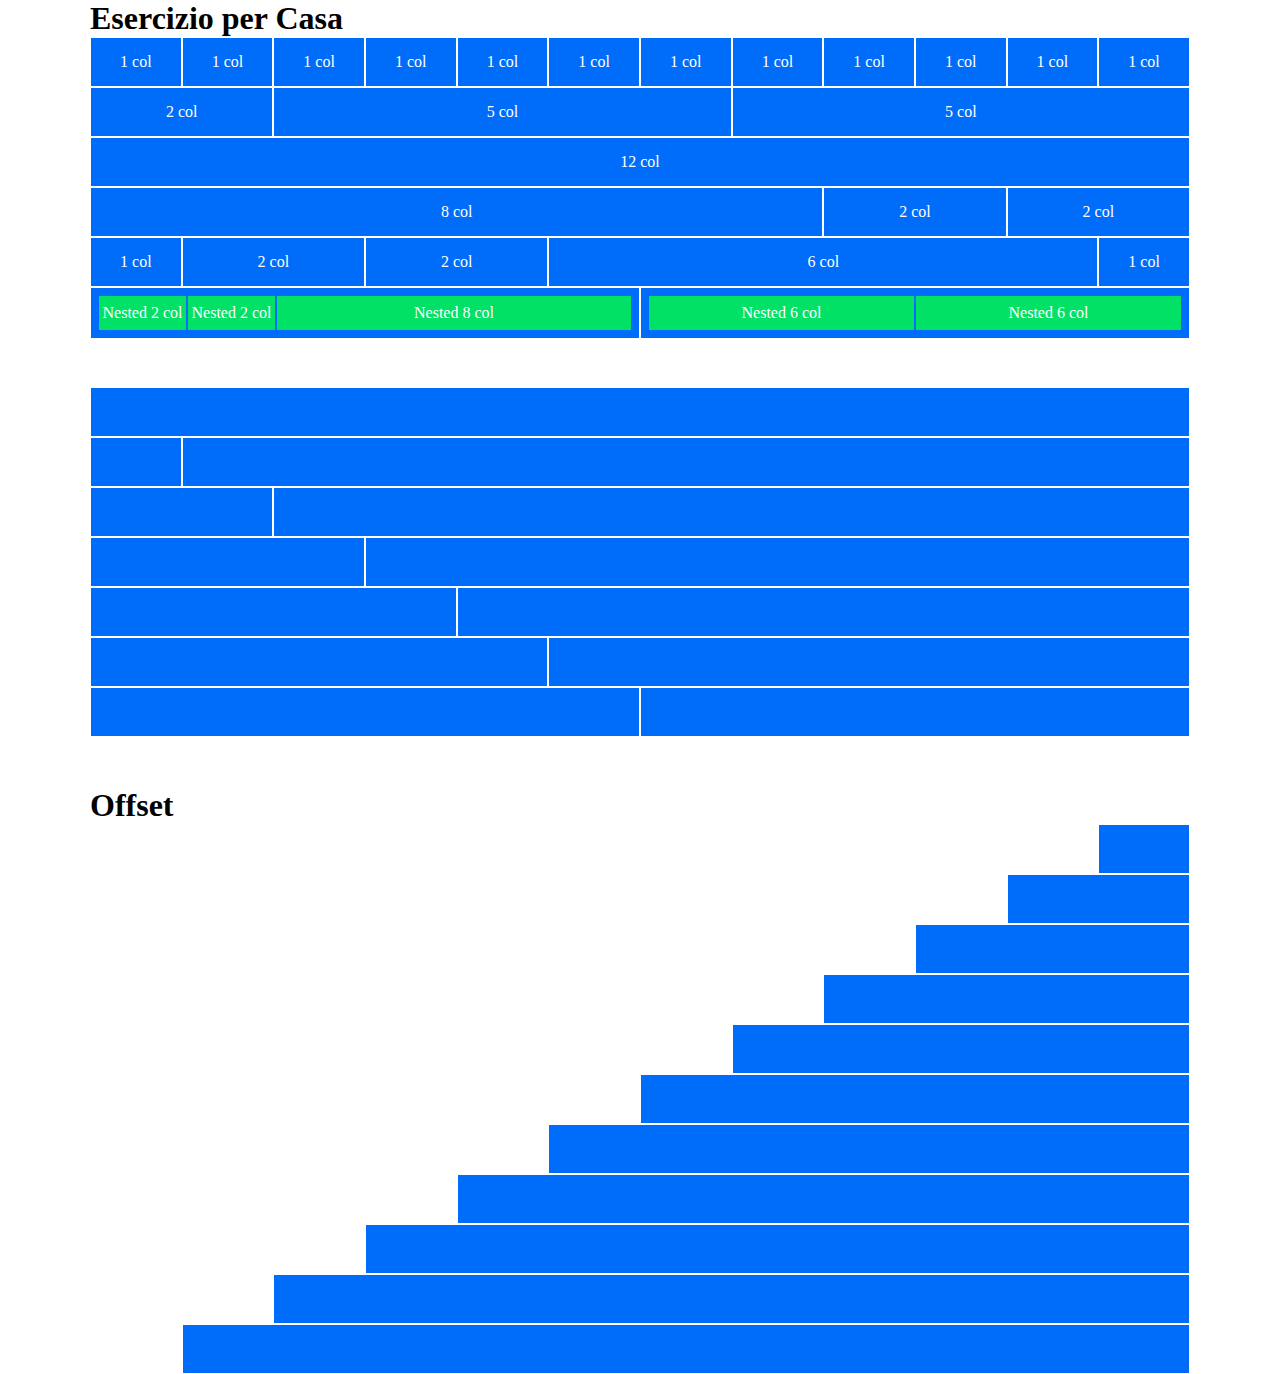
<file: html-css-12bool/index.html>
<!DOCTYPE html>
<html lang="en">
  <head>
    <meta charset="UTF-8" />
    <meta http-equiv="X-UA-Compatible" content="IE=edge" />
    <meta name="viewport" content="width=device-width, initial-scale=1.0" />
    <title>HTML CSS 12Bool</title>

    <link rel="stylesheet" href="css/12bool.css" />
    <link rel="stylesheet" href="css/style.css" />
  </head>
  <body>
    <div class="container">
      <h1>Esercizio per Casa</h1>
      <!-- Col with text -->
      <div class="row">
        <div class="col-xs-1">1 col</div>
        <div class="col-xs-1">1 col</div>
        <div class="col-xs-1">1 col</div>
        <div class="col-xs-1">1 col</div>
        <div class="col-xs-1">1 col</div>
        <div class="col-xs-1">1 col</div>
        <div class="col-xs-1">1 col</div>
        <div class="col-xs-1">1 col</div>
        <div class="col-xs-1">1 col</div>
        <div class="col-xs-1">1 col</div>
        <div class="col-xs-1">1 col</div>
        <div class="col-xs-1">1 col</div>
      </div>
      <div class="row">
        <div class="col-xs-2">2 col</div>
        <div class="col-xs-5">5 col</div>
        <div class="col-xs-5">5 col</div>
      </div>
      <div class="row">
        <div class="col-xs-12">12 col</div>
      </div>
      <div class="row">
        <div class="col-xs-8">8 col</div>
        <div class="col-xs-2">2 col</div>
        <div class="col-xs-2">2 col</div>
      </div>
      <div class="row">
        <div class="col-xs-1">1 col</div>
        <div class="col-xs-2">2 col</div>
        <div class="col-xs-2">2 col</div>
        <div class="col-xs-6">6 col</div>
        <div class="col-xs-1">1 col</div>
      </div>

      <!-- Nested -->
      <div class="row">
        <div class="col-xs-6">
          <div class="row">
            <div class="col-xs-2">Nested 2 col</div>
            <div class="col-xs-2">Nested 2 col</div>
            <div class="col-xs-8">Nested 8 col</div>
          </div>
        </div>
        <div class="col-xs-6">
          <div class="row">
            <div class="col-xs-6">Nested 6 col</div>
            <div class="col-xs-6">Nested 6 col</div>
          </div>
        </div>
      </div>

      <!-- Divider -->
      <div class="row"></div>

      <!-- Col no text -->
      <div class="row">
        <div class="col-xs-12"></div>
      </div>
      <div class="row">
        <div class="col-xs-1"></div>
        <div class="col-xs-11"></div>
      </div>
      <div class="row">
        <div class="col-xs-2"></div>
        <div class="col-xs-10"></div>
      </div>
      <div class="row">
        <div class="col-xs-3"></div>
        <div class="col-xs-9"></div>
      </div>
      <div class="row">
        <div class="col-xs-4"></div>
        <div class="col-xs-8"></div>
      </div>
      <div class="row">
        <div class="col-xs-5"></div>
        <div class="col-xs-7"></div>
      </div>
      <div class="row">
        <div class="col-xs-6"></div>
        <div class="col-xs-6"></div>
      </div>

      <!-- Divider -->
      <div class="row"></div>

      <!-- Offset -->
      <h1>Offset</h1>
      <div class="row">
        <div class="col-offset-xs-11 col-xs-1"></div>
      </div>
      <div class="row">
        <div class="col-offset-xs-10 col-xs-2"></div>
      </div>
      <div class="row">
        <div class="col-offset-xs-9 col-xs-3"></div>
      </div>
      <div class="row">
        <div class="col-offset-xs-8 col-xs-4"></div>
      </div>
      <div class="row">
        <div class="col-offset-xs-7 col-xs-5"></div>
      </div>
      <div class="row">
        <div class="col-offset-xs-6 col-xs-6"></div>
      </div>
      <div class="row">
        <div class="col-offset-xs-5 col-xs-7"></div>
      </div>
      <div class="row">
        <div class="col-offset-xs-4 col-xs-8"></div>
      </div>
      <div class="row">
        <div class="col-offset-xs-3 col-xs-9"></div>
      </div>
      <div class="row">
        <div class="col-offset-xs-2 col-xs-10"></div>
      </div>
      <div class="row">
        <div class="col-offset-xs-1 col-xs-11"></div>
      </div>
    </div>
  </body>
</html>
</file>
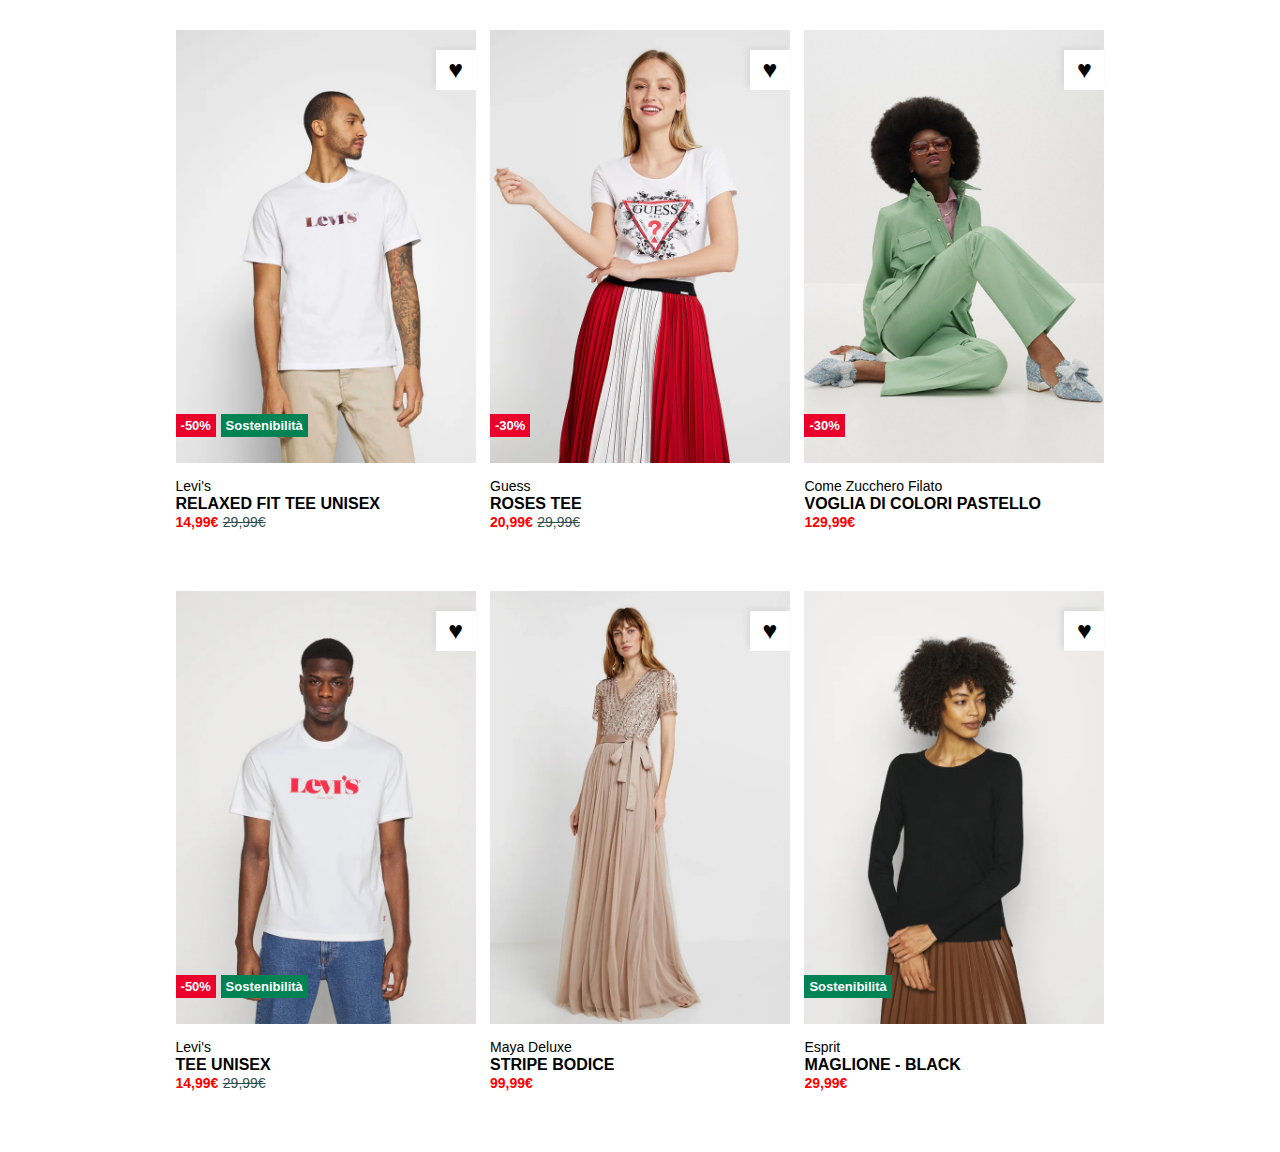
<file: html-css-boolando/index.html>
<!DOCTYPE html>
<html lang="en">
<head>
    <meta charset="UTF-8">
    <meta http-equiv="X-UA-Compatible" content="IE=edge">
    <meta name="viewport" content="width=device-width, initial-scale=1.0">
    <title>HTML CSS Boolando</title>

    <link rel="stylesheet" href="css/style.css">
</head>
<body>
    <main class="container">
        <!-- Row -->
        <div class="row">

            <!-- Single Product -->
            <div class="product mr-10">
                <!-- Img + Text -->
                <div class="img-container">
                    <!-- Img -->
                    <img class="first-img" src="img/1.webp" alt="first product first img">
                    <img class="second-img" src="img/1b.webp" alt="first product second img">
                    <!-- Discount, Text, Heart -->
                    <div class="discount b-30 p-f absolute">-50%</div>
                    <div class="sustainability b-30 p-f absolute">Sostenibilità</div>
                    <div class="heart-container absolute">
                        <span class="heart">&hearts;</span>
                    </div>
                </div>
                <!-- Product Info -->
                <div class="product-info">
                    <span class="brand">Levi's</span>
                    <h2 class="name-product bold">Relaxed fit tee unisex</h2>
                    <span class="price bold">14,99€</span> <span class="price-stroke">29,99€</span>
                </div>
            </div>

            <!-- Second Product -->
            <div class="product mr-10">
                <!-- Img + Discount, Text, Heart -->
                <div class="img-container">
                    <!-- Img -->
                    <img class="first-img" src="img/2.webp" alt="second product first img">
                    <img class="second-img" src="img/2b.webp" alt="second product second img">
                    <!-- Discount, Text, Heart -->
                    <div class="discount b-30 p-f absolute">-30%</div>
                    <div class="heart-container absolute">
                        <span class="heart">&hearts;</span>
                    </div>
                </div>
                <!-- Product Info -->
                <div class="product-info">
                    <span class="brand">Guess</span>
                    <h2 class="name-product bold">Roses tee</h2>
                    <span class="price bold">20,99€</span> <span class="price-stroke">29,99€</span>
                </div>
            </div>

            <!-- Third Product -->
            <div class="product">
                <div class="img-container">
                    <!-- Img -->
                    <img class="first-img" src="img/3.webp" alt="first product">
                    <img class="second-img" src="img/3b.webp" alt="third product second img">
                    <!-- Discount, Text, Heart -->
                    <div class="discount b-30 p-f absolute">-30%</div>
                    <div class="heart-container absolute">
                        <span class="heart">&hearts;</span>
                    </div>
                </div>
                <!-- Product Info -->
                <div class="product-info">
                    <span class="brand">Come Zucchero Filato</span>
                    <h2 class="name-product bold">Voglia di colori pastello</h2>
                    <span class="price bold">129,99€</span>
                </div>
            </div>

        </div>

        <!-- Row -->
        <div class="row">

            <!-- Fourth Product -->
            <div class="product mr-10">
                <!-- Img + Discount, Text, Heart -->
                <div class="img-container">
                    <!-- Img -->
                    <img class="first-img" src="img/4.webp" alt="fourth product first img">
                    <img class="second-img" src="img/4b.webp" alt="fourth product first img">
                    <!-- Discount, Text, Heart -->
                    <div class="discount b-30 p-f absolute">-50%</div>
                    <div class="sustainability b-30 p-f absolute">Sostenibilità</div>
                    <div class="heart-container absolute">
                        <span class="heart">&hearts;</span>
                    </div>
                </div>
                <!-- Product Info -->
                <div class="product-info">
                    <span class="brand">Levi's</span>
                    <h2 class="name-product bold">tee unisex</h2>
                    <span class="price bold">14,99€</span> <span class="price-stroke">29,99€</span>
                </div>
            </div>

            <!-- Fifth Product -->
            <div class="product mr-10">
                <!-- Img + Discount, Text, Heart -->
                <div class="img-container">
                    <!-- Img -->
                    <img class="first-img" src="img/5.webp" alt="fifth product first img">
                    <img class="second-img" src="img/5b.webp" alt="fifth product second img">
                    <!-- Discount, Text, Heart -->
                    <div class="heart-container absolute">
                        <span class="heart">&hearts;</span>
                    </div>
                </div>
                <!-- Product Info -->
                <div class="product-info">
                    <span class="brand">Maya Deluxe</span>
                    <h2 class="name-product bold">Stripe bodice</h2>
                    <span class="price bold">99,99€</span>
                </div>
            </div>

            <!-- Sixth Product -->
            <div class="product">
                <!-- Img + Discount, Text, Heart -->
                <div class="img-container">
                    <!-- Img -->
                    <img class="first-img" src="img/6.webp" alt="sixth product first img">
                    <img class="second-img" src="img/6b.webp" alt="sixth product second img">
                    <!-- Discount, Text, Heart -->
                    <div class="sustainability b-30 p-f absolute l0">Sostenibilità</div>
                    <div class="heart-container absolute">
                        <span class="heart">&hearts;</span>
                    </div>
                </div>
                <!-- Product Info -->
                <div class="product-info">
                    <span class="brand">Esprit</span>
                    <h2 class="name-product bold">Maglione - Black</h2>
                    <span class="price bold">29,99€</span>
                </div>
            </div>

        </div>
    </main>
</body>
</html>
</file>
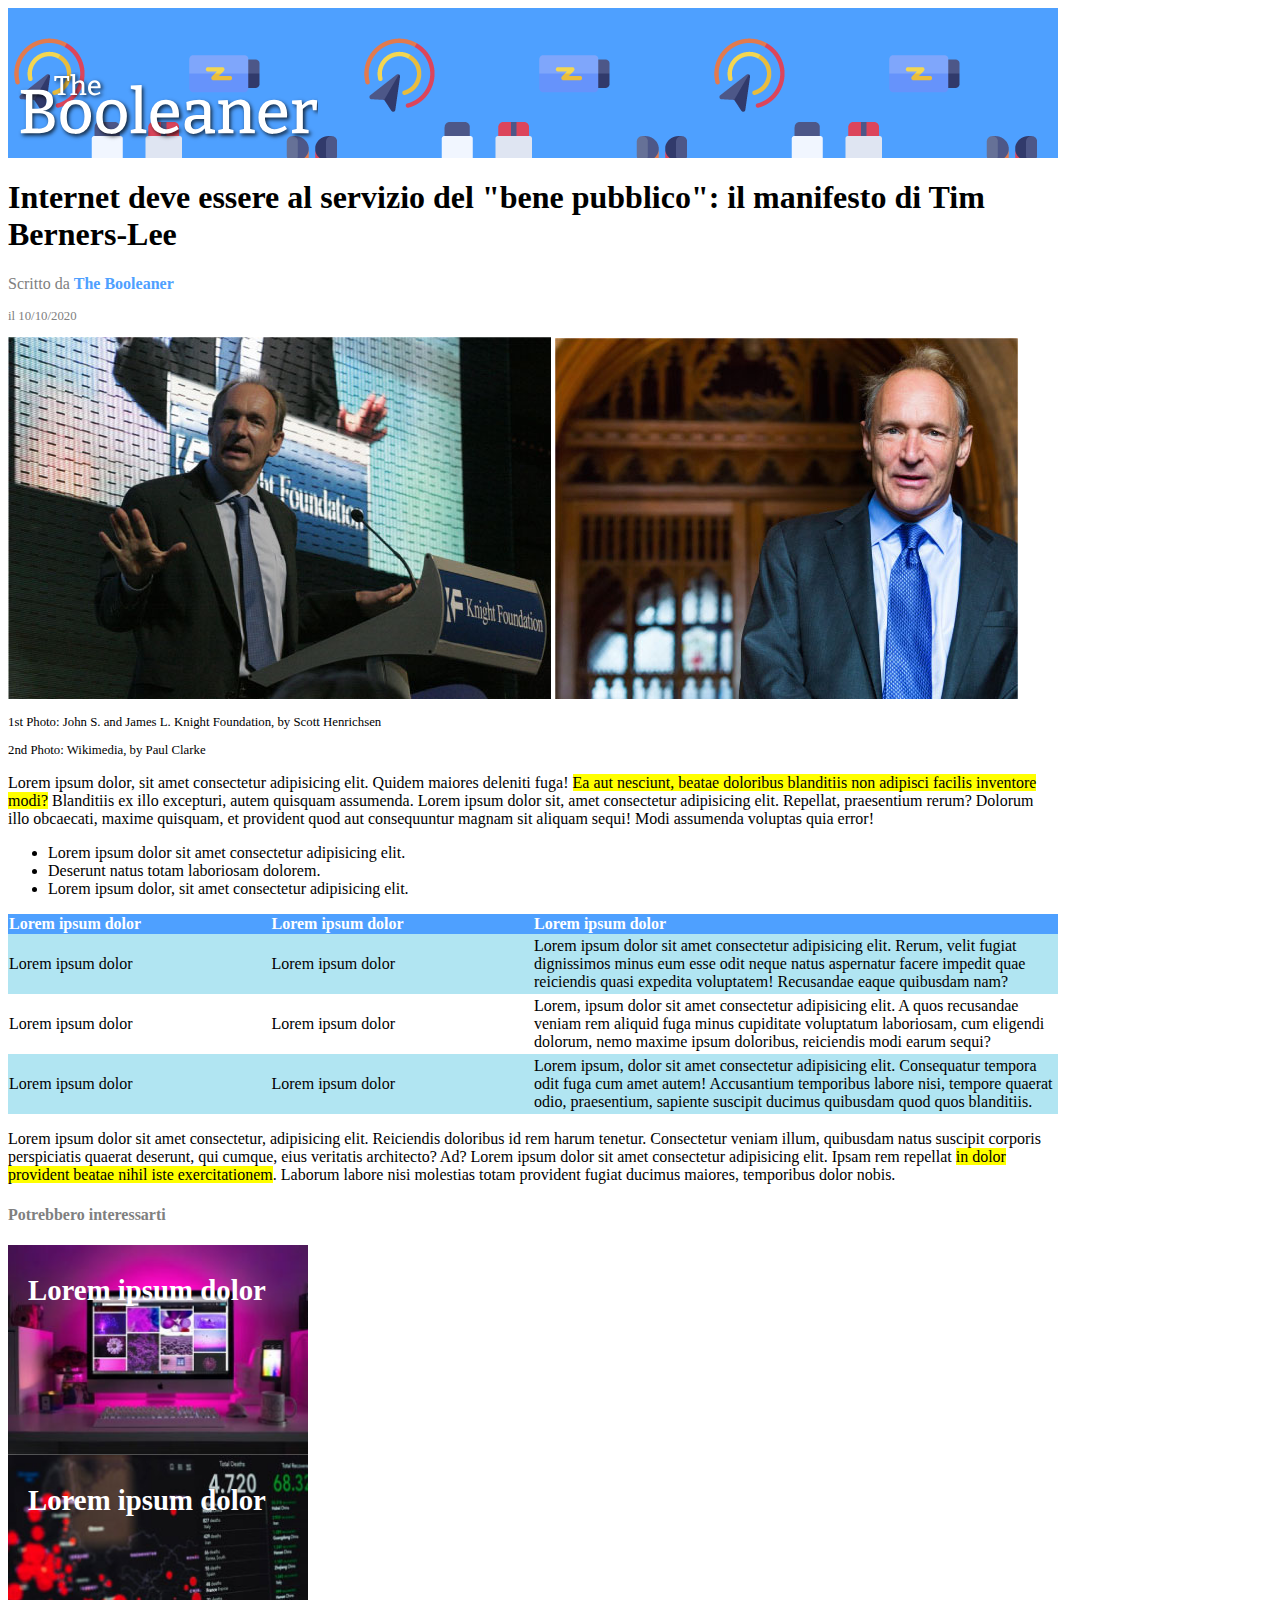
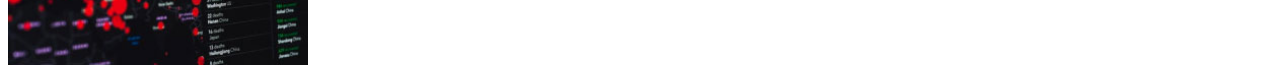
<file: html-css-booleaner/index.html>
<!DOCTYPE html>
<html lang="en">
<head>
    <meta charset="UTF-8">
    <meta http-equiv="X-UA-Compatible" content="IE=edge">
    <meta name="viewport" content="width=device-width, initial-scale=1.0">
    <title>HTML CSS Boolean</title>

    <link rel="stylesheet" href="css/style.css">
</head>
<body>

    <!-- Header -->
    <header>
        <img class="logo" src="img/logo.svg" alt="logo">
    </header>

    <!-- Main Content -->
    <main>

        <!-- Title + Author + Date -->
        <section>
            <h1>Internet deve essere al servizio del "bene pubblico": il manifesto di Tim Berners-Lee</h1>
            <p class="grey-text">Scritto da <a href="#">The Booleaner</a></p>
            <p class="grey-text small-text">il 10/10/2020</p>
        </section>

        <!-- Images + Credits -->
        <section>
            <img src="img/tim-1.jpg" alt="first image of the beautiful Tim Berners-Lee">
            <img src="img/tim-2.jpg" alt="second image of the beautiful Tim Berners-Lee">
            <p class="small-text">1st Photo: John S. and James L. Knight Foundation, by Scott Henrichsen</p>
            <p class="small-text">2nd Photo: Wikimedia, by Paul Clarke</p>
        </section>

        <!-- Paragraph + Ul -->
        <section>
            <p>Lorem ipsum dolor, sit amet consectetur adipisicing elit. Quidem maiores deleniti fuga! <span class="highlight">Ea aut nesciunt, beatae doloribus blanditiis non adipisci facilis inventore modi?</span> Blanditiis ex illo excepturi, autem quisquam assumenda. Lorem ipsum dolor sit, amet consectetur adipisicing elit. Repellat, praesentium rerum? Dolorum illo obcaecati, maxime quisquam, et provident quod aut consequuntur magnam sit aliquam sequi! Modi assumenda voluptas quia error!</p>
            <ul>
                <li>Lorem ipsum dolor sit amet consectetur adipisicing elit.</li>
                <li>Deserunt natus totam laboriosam dolorem.</li>
                <li>Lorem ipsum dolor, sit amet consectetur adipisicing elit.</li>
            </ul>
        </section>

        <!-- Table -->
        <section>
            <table>

                <!-- Table Head -->
                <thead>
                    <tr>
                        <th class="quarter-column">Lorem ipsum dolor</th>
                        <th class="quarter-column">Lorem ipsum dolor</th>
                        <th>Lorem ipsum dolor</th>
                    </tr>
                </thead>

                <!-- Table Body -->
                <tbody>
                    <tr class="tall-row really-light-blue-row">
                        <td>Lorem ipsum dolor</td>
                        <td>Lorem ipsum dolor</td>
                        <td>Lorem ipsum dolor sit amet consectetur adipisicing elit. Rerum, velit fugiat dignissimos minus eum esse odit neque natus aspernatur facere impedit quae reiciendis quasi expedita voluptatem! Recusandae eaque quibusdam nam?</td>
                    </tr>
                    <tr class="tall-row">
                        <td>Lorem ipsum dolor</td>
                        <td>Lorem ipsum dolor</td>
                        <td>Lorem, ipsum dolor sit amet consectetur adipisicing elit. A quos recusandae veniam rem aliquid fuga minus cupiditate voluptatum laboriosam, cum eligendi dolorum, nemo maxime ipsum doloribus, reiciendis modi earum sequi?</td>
                    </tr>
                    <tr class="tall-row really-light-blue-row">
                        <td>Lorem ipsum dolor</td>
                        <td>Lorem ipsum dolor</td>
                        <td>Lorem ipsum, dolor sit amet consectetur adipisicing elit. Consequatur tempora odit fuga cum amet autem! Accusantium temporibus labore nisi, tempore quaerat odio, praesentium, sapiente suscipit ducimus quibusdam quod quos blanditiis.</td>
                    </tr>
                </tbody>
            </table>
        </section>

        <!-- Paragraph -->
        <section>
            <p>Lorem ipsum dolor sit amet consectetur, adipisicing elit. Reiciendis doloribus id rem harum tenetur. Consectetur veniam illum, quibusdam natus suscipit corporis perspiciatis quaerat deserunt, qui cumque, eius veritatis architecto? Ad? Lorem ipsum dolor sit amet consectetur adipisicing elit. Ipsam rem repellat <span class="highlight">in dolor provident beatae nihil iste exercitationem</span>. Laborum labore nisi molestias totam provident fugiat ducimus maiores, temporibus dolor nobis.</p>
        </section>
        
        <!-- Footer -->
        <footer>
            <h4 class="grey-text">Potrebbero interessarti</h4>
            <div id="bg-monitor-img" class="footer-img">
                <p>Lorem ipsum dolor</p>
            </div>
            <div id="bg-graph-img" class="footer-img bg-graph-img">
                <p>Lorem ipsum dolor</p>
            </div>
        </footer>
              
    </main>
</body>
</html>
</file>
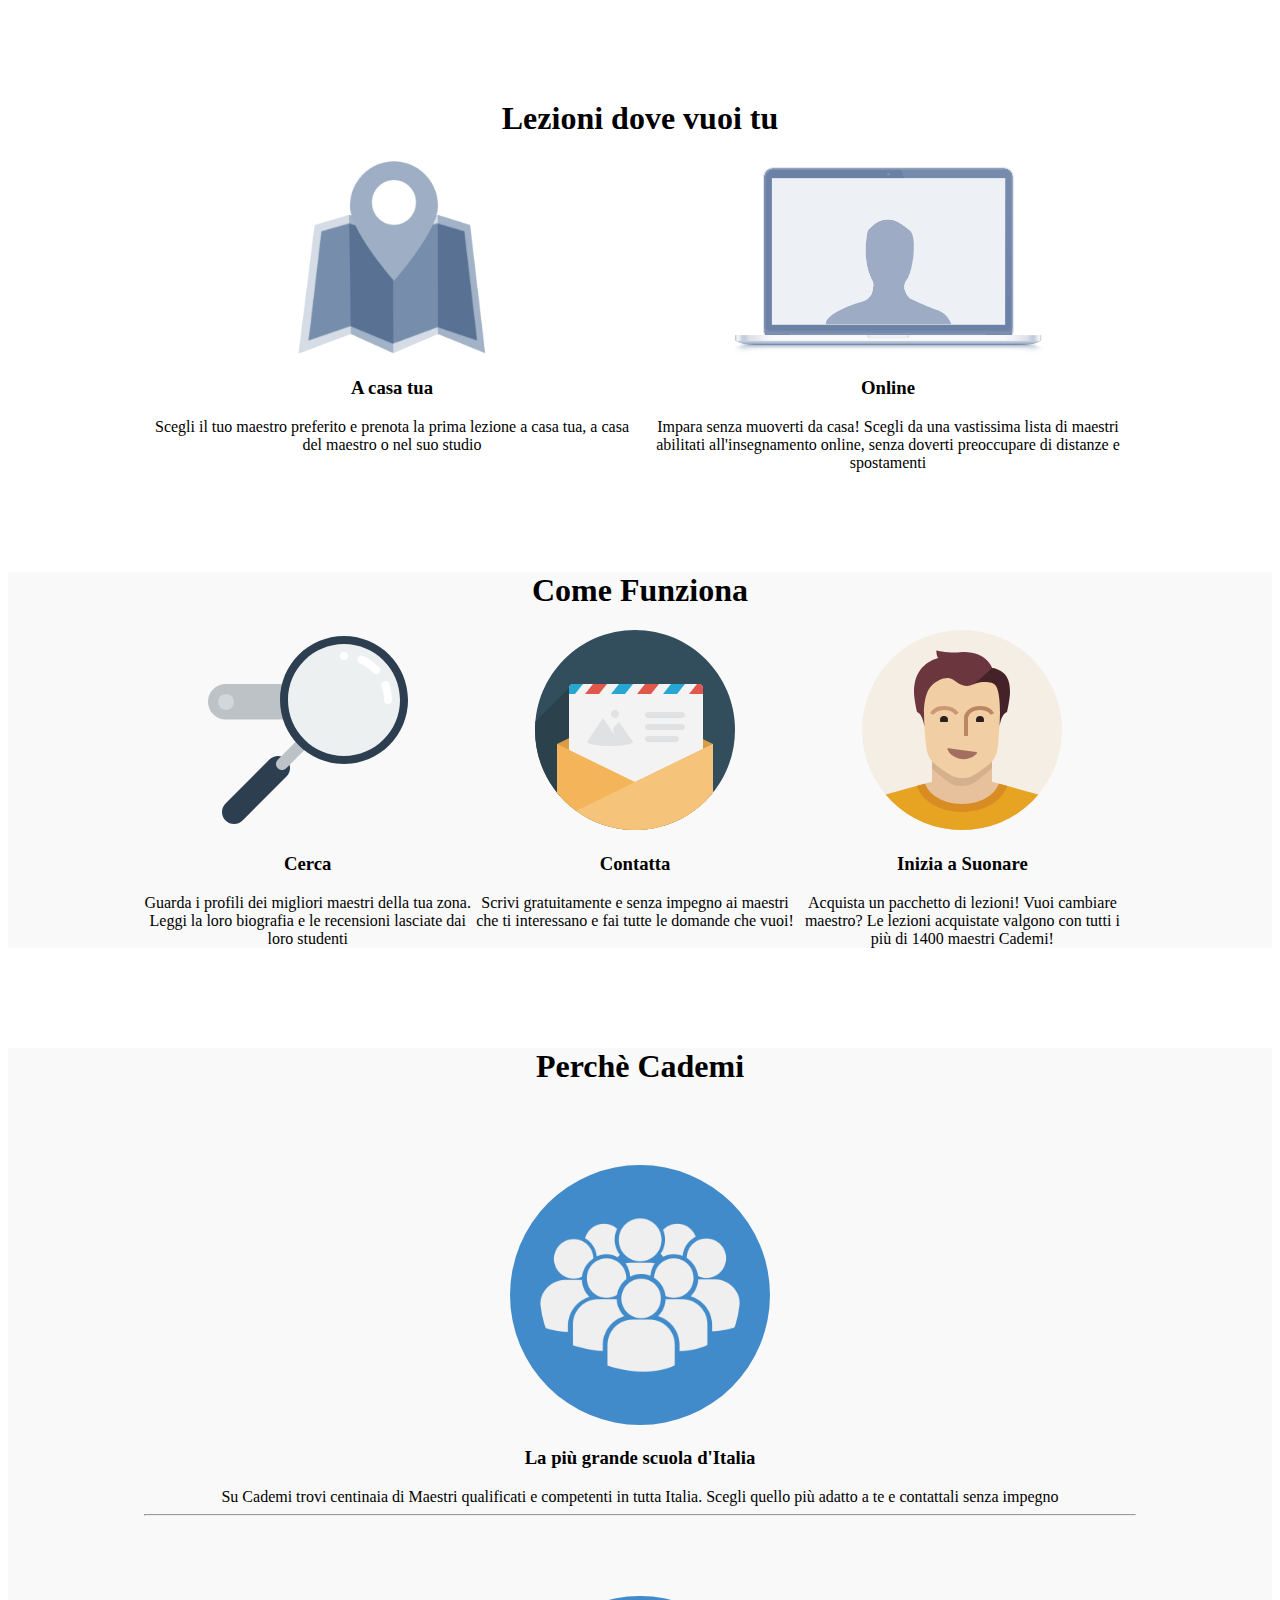
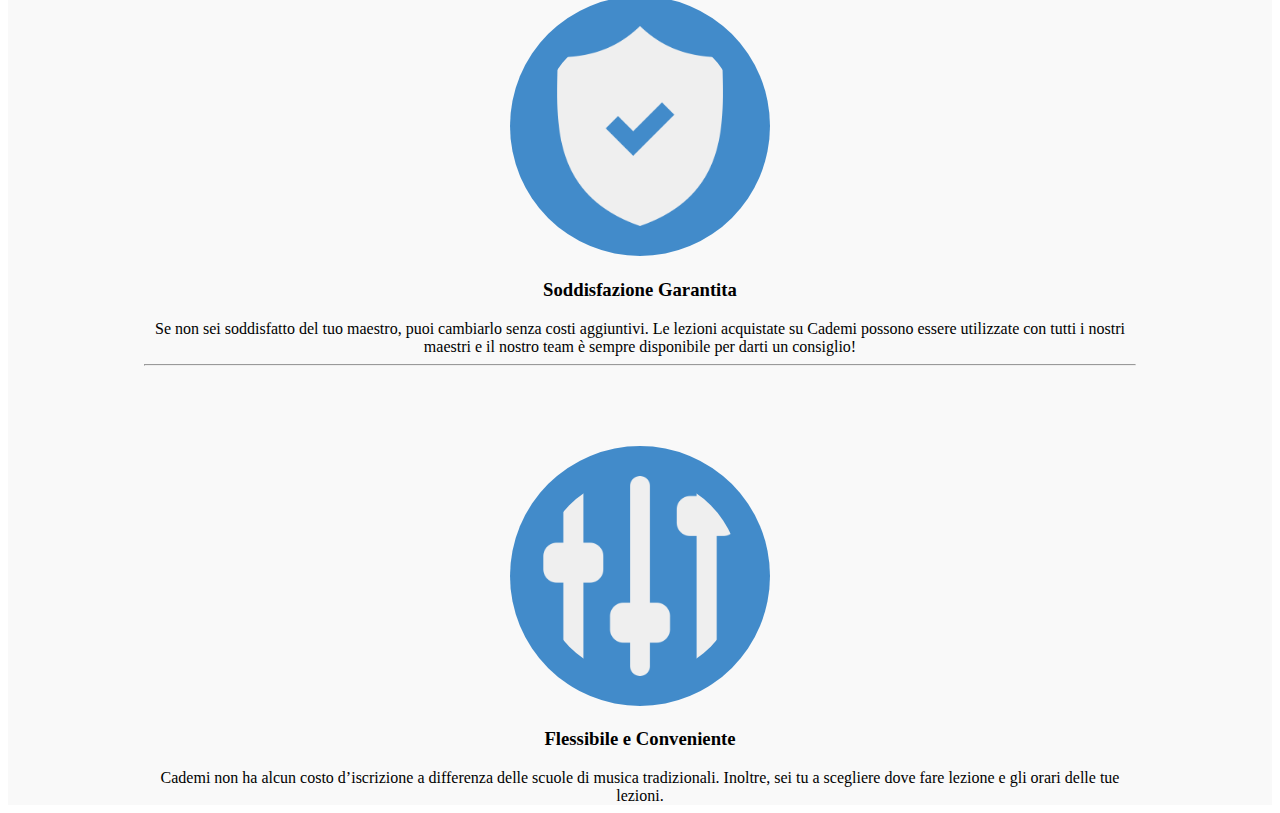
<file: html-css-resp-wannabe/index.html>
<!DOCTYPE html>
<html>
  <head>
    <meta charset="utf-8">
    <meta name="viewport" content="width=device-width, initial-scale=1.0">
    <link rel="stylesheet" href="style.css">
    <title>Boolean aCademy</title>
  </head>
  <body>
    <div id="lezioni" class="container">
      <div class="row">
        <h1>Lezioni dove vuoi tu</h1>
        <div class="left">
          <img src="img/icon/maps.png" alt="">
          <h3>A casa tua</h3>
          Scegli il tuo maestro preferito e prenota la prima lezione a casa tua, a casa del maestro o nel suo studio
        </div>
        <div class="right">
          <img src="img/icon/screen.png" alt="">
          <h3>Online</h3>
          Impara senza muoverti da casa! Scegli da una vastissima lista di maestri abilitati all'insegnamento online, senza doverti preoccupare di distanze e spostamenti
        </div>
      </div>
    </div>

    <div id="steps" class="container grey">
      <div class="row">
        <h1>Come Funziona</h1>
        <div class="left">
          <img src="img/search.svg" alt="">
          <h3>Cerca</h3>
          Guarda i profili dei migliori maestri della tua zona. Leggi la loro biografia e le recensioni lasciate dai loro studenti
        </div>
        <div class="central">
          <img src="img/letter.svg" alt="">
          <h3>Contatta</h3>
          Scrivi gratuitamente e senza impegno ai maestri che ti interessano e fai tutte le domande che vuoi!
        </div>
        <div class="right">
          <img src="img/male.svg" alt="">
          <h3>Inizia a Suonare</h3>
          Acquista un pacchetto di lezioni! Vuoi cambiare maestro? Le lezioni acquistate valgono con tutti i più di 1400 maestri Cademi!
        </div>
      </div>
    </div>

    <div id="why" class="container grey">
      <div class="row">
        <h1>Perchè Cademi</h1>
        <div class="first">
          <img src="img/icon/profile.png" alt="">
          <h3>La più grande scuola d'Italia</h3>
          Su Cademi trovi centinaia di Maestri qualificati e competenti in tutta Italia. Scegli quello più adatto a te e contattali senza impegno
          <hr>
        </div>
        <div class="second">
          <img src="img/icon/secure.png" alt="">
          <h3>Soddisfazione Garantita</h3>
          Se non sei soddisfatto del tuo maestro, puoi cambiarlo senza costi aggiuntivi. Le lezioni acquistate su Cademi possono essere utilizzate con tutti i nostri maestri e il nostro team è sempre disponibile per darti un consiglio!
          <hr>
        </div>
        <div class="third">
          <img src="img/icon/flex.png" alt="">
          <h3>Flessibile e Conveniente</h3>
          Cademi non ha alcun costo d’iscrizione a differenza delle scuole di musica tradizionali. Inoltre, sei tu a scegliere dove fare lezione e gli orari delle tue lezioni.
        </div>
      </div>
    </div>
  </body>
</html>
</file>
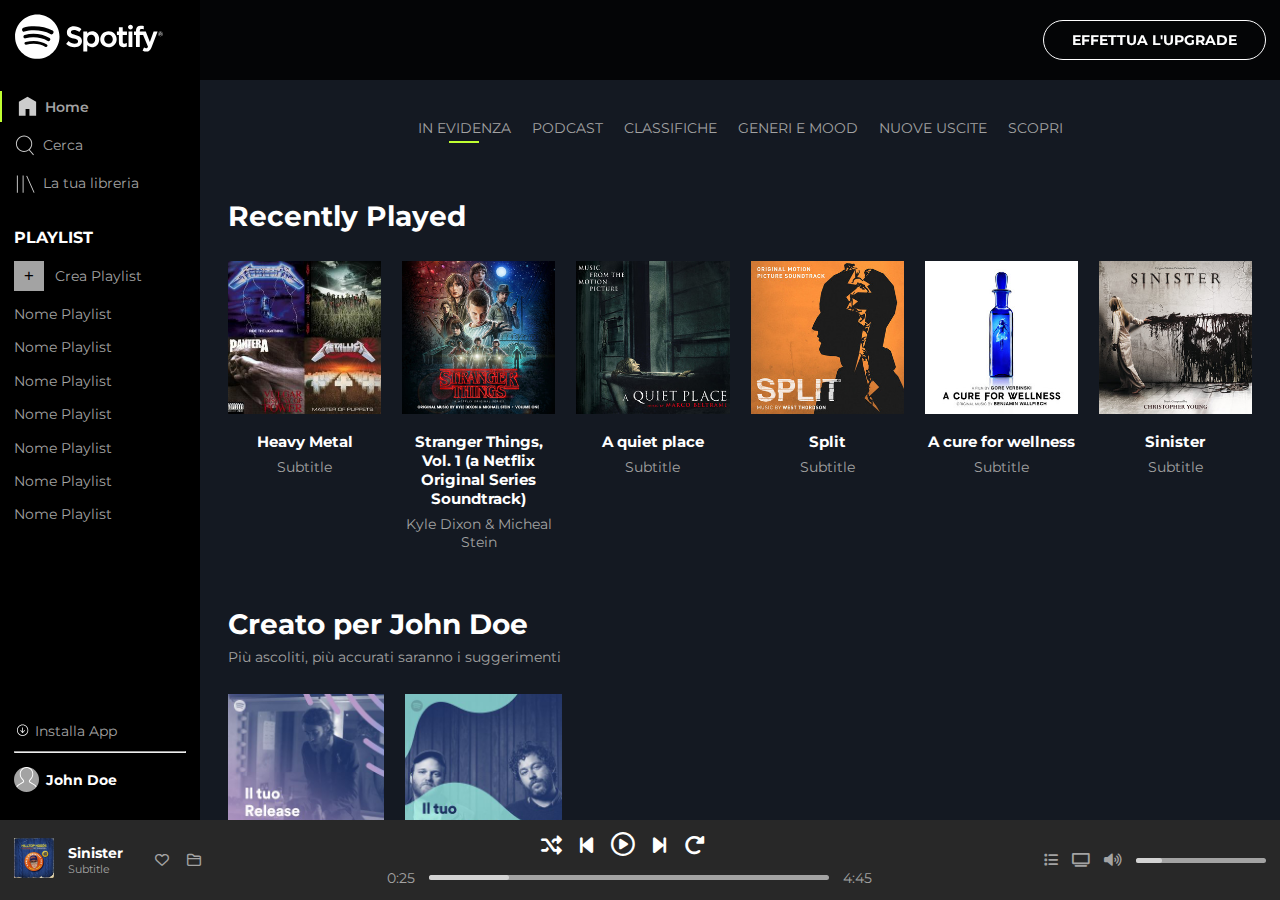
<file: html-css-spotifyweb/index.html>
<!DOCTYPE html>
<html lang="it">
  <head>
    <meta charset="UTF-8" />
    <meta http-equiv="X-UA-Compatible" content="IE=edge" />
    <meta name="viewport" content="width=device-width, initial-scale=1.0" />
    <title>HTML CSS SpotifyWeb</title>

    <link rel="shortcut icon" href="img/favicon.ico" type="image/x-icon" />

    <link
      rel="stylesheet"
      href="https://cdnjs.cloudflare.com/ajax/libs/font-awesome/6.0.0-beta3/css/all.min.css"
    />
    <link rel="stylesheet" href="css/style.css" />
  </head>
  <body>
    <main>
      <!-- Nav -->
      <nav class="flex flex-col justify-bet">
        <!-- Top Nav -->
        <div>
          <!-- Logo -->
          <div class="container">
            <img class="logo xs-none" src="img/logo.svg" alt="logo" />
            <img
              src="img/logo-small.svg"
              alt="logo small"
              class="logo-small only-xs"
            />
          </div>

          <!-- Home + Search + Library -->
          <div class="container no-padding">
            <ul>
              <li class="flex align-center active">
                <img src="img/home.svg" alt="home icon" />
                <span class="xs-none">Home</span>
              </li>
              <li class="flex align-center">
                <img src="img/search.svg" alt="search icon" />
                <span class="xs-none">Cerca</span>
              </li>
              <li class="flex align-center">
                <img src="img/libreria.svg" alt="library icon" />
                <span class="xs-none">La tua libreria</span>
              </li>
            </ul>
          </div>

          <!-- Playlist -->
          <div class="container xs-none">
            <h3>Playlist</h3>
            <span><button id="create-playlist">+</button> Crea Playlist</span>
            <ul class="overflow">
              <li>Nome Playlist</li>
              <li>Nome Playlist</li>
              <li>Nome Playlist</li>
              <li>Nome Playlist</li>
              <li>Nome Playlist</li>
              <li>Nome Playlist</li>
              <li>Nome Playlist</li>
            </ul>
          </div>
        </div>

        <!-- Bottom Nav -->
        <div class="bottom-nav container no-margin-bottom">
          <p class="flex align-center">
            <img
              id="download-icon"
              src="img/download.svg"
              alt="download icon"
            />
            <span class="xs-none">Installa App</span>
          </p>
          <hr class="xs-none" />

          <p class="flex align-center">
            <img id="profile-icon" src="img/profile.svg" alt="profile icon" />
            <span class="xs-none profile-text">John Doe</span>
          </p>
        </div>
      </nav>

      <!-- Content -->
      <div id="content">
        <!-- Upgrade -->
        <div id="upgrade" class="flex align-center">
          <a href="#" id="upgrade-btn">Effettua l'upgrade</a>
        </div>

        <!-- Content Nav -->
        <div class="container content-nav">
          <ul class="flex justify-center">
            <li class="flex flex-col align-center active">In evidenza</li>
            <li>Podcast</li>
            <li>Classifiche</li>
            <li>Generi e mood</li>
            <li>Nuove uscite</li>
            <li>Scopri</li>
          </ul>
        </div>

        <!-- Content Playlist -->
        <div class="container">
          <!-- Recently Played -->
          <div>
            <div class="section-title">
              <h1>Recently Played</h1>
            </div>

            <div class="flex elements-container">
              <!-- Single Element -->
              <div class="element">
                <div class="img-container">
                  <div class="img-overlay">
                    <i class="far fa-play-circle"></i>
                  </div>
                  <img src="img/metal_lifting.jpg" alt="heavy emtal playlist" />
                </div>
                <span class="title">Heavy Metal</span>
                <span class="artist">Subtitle</span>
              </div>
              <!-- Single Element -->
              <div class="element">
                <div class="img-container">
                  <div class="img-overlay">
                    <i class="far fa-play-circle"></i>
                  </div>
                  <img src="img/stranger.jpeg" alt="stranger things playlist" />
                </div>
                <span class="title"
                  >Stranger Things, Vol. 1 (a Netflix Original Series
                  Soundtrack)</span
                >
                <span class="artist">Kyle Dixon & Micheal Stein</span>
              </div>
              <!-- Single Element -->
              <div class="element">
                <div class="img-container">
                  <div class="img-overlay">
                    <i class="far fa-play-circle"></i>
                  </div>
                  <img
                    src="img/aquietplace.jpeg"
                    alt="a quiet place playlist"
                  />
                </div>
                <span class="title">A quiet place</span>
                <span class="artist">Subtitle</span>
              </div>
              <!-- Single Element -->
              <div class="element">
                <div class="img-container">
                  <div class="img-overlay">
                    <i class="far fa-play-circle"></i>
                  </div>
                  <img src="img/split.jpeg" alt="split" />
                </div>
                <span class="title">Split</span>
                <span class="artist">Subtitle</span>
              </div>
              <!-- Single Element -->
              <div class="element">
                <div class="img-container">
                  <div class="img-overlay">
                    <i class="far fa-play-circle"></i>
                  </div>
                  <img src="img/cure.jpeg" alt="a cure for wellness playlist" />
                </div>
                <span class="title">A cure for wellness</span>
                <span class="artist">Subtitle</span>
              </div>
              <!-- Single Element -->
              <div class="element">
                <div class="img-container">
                  <div class="img-overlay">
                    <i class="far fa-play-circle"></i>
                  </div>
                  <img src="img/sinister.jpeg" alt="sinister playlist" />
                </div>
                <span class="title">Sinister</span>
                <span class="artist">Subtitle</span>
              </div>
            </div>
          </div>

          <!-- Create for yuu -->
          <div>
            <div class="section-title">
              <h1>Creato per John Doe</h1>
              <span>Più ascoliti, più accurati saranno i suggerimenti</span>
            </div>
            <div class="flex elements-container">
              <!-- Single Element -->
              <div class="element">
                <div class="img-container">
                  <div class="img-overlay">
                    <i class="far fa-play-circle"></i>
                  </div>
                  <img src="img/radar.jpeg" alt="radar playlist" />
                </div>
                <span class="title">Release Radar</span>
              </div>
              <!-- Single Element -->
              <div class="element">
                <div class="img-container">
                  <div class="img-overlay">
                    <i class="far fa-play-circle"></i>
                  </div>
                  <img src="img/mixdaily.jpeg" alt="daily mix playlist" />
                </div>
                <span class="title">Daily Mix</span>
              </div>
            </div>
          </div>

          <!-- Popular Artists -->
          <div class="pop-artists">
            <div class="section-title">
              <h1>Artisti più popolari</h1>
              <span>Più ascoliti, più accurati saranno i suggerimenti</span>
            </div>
            <div class="flex elements-container">
              <!-- Single Element -->
              <div class="element">
                <div class="img-container">
                  <div class="img-overlay">
                    <i class="far fa-play-circle"></i>
                  </div>
                  <img src="img/youg.jpeg" alt="lana del rey" />
                </div>
                <span class="title">Lana del Rey</span>
              </div>
              <!-- Single Element -->
              <div class="element">
                <div class="img-container">
                  <div class="img-overlay">
                    <i class="far fa-play-circle"></i>
                  </div>
                  <img src="img/einaudi.jpeg" alt="einaudi" />
                </div>
                <span class="title">Ludovico Einaudi</span>
              </div>
            </div>
          </div>
        </div>
      </div>
    </main>

    <!-- Footer -->
    <footer class="flex justify-bet align-center">
      <!-- Left -->
      <div class="flex justify-center align-center footer-left">
        <div>
          <img class="play" src="img/player_left.jpg" alt="playing" />
        </div>
        <div class="flex flex-col">
          <span class="title">Sinister</span>
          <span class="author">Subtitle</span>
        </div>
        <div class="icons">
          <i class="far fa-heart"></i>
          <i class="far fa-folder"></i>
        </div>
      </div>
      <!-- Middle -->
      <div class="flex flex-col align-center footer-middle">
        <div>
          <i class="fas fa-random"></i>
          <i class="fas fa-step-backward"></i>
          <i class="far fa-play-circle big"></i>
          <i class="fas fa-step-forward"></i>
          <i class="fas fa-redo-alt"></i>
        </div>
        <div class="progress-bar-container flex justify-center align-center">
          <span>0:25</span>
          <div class="progress-bar">
            <div class="inner">
              <div class="inner-dot"></div>
            </div>
          </div>
          <span>4:45</span>
        </div>
      </div>
      <!-- Right -->
      <div class="footer-right flex align-center">
        <div class="icons flex">
          <i class="fas fa-list"></i>
          <i class="fas fa-tv"></i>
          <i class="fas fa-volume-up"></i>
        </div>
        <div class="progress-bar-container">
          <div class="progress-bar">
            <div class="inner">
              <div class="inner-dot"></div>
            </div>
          </div>
        </div>
      </div>
    </footer>
  </body>
</html>
</file>
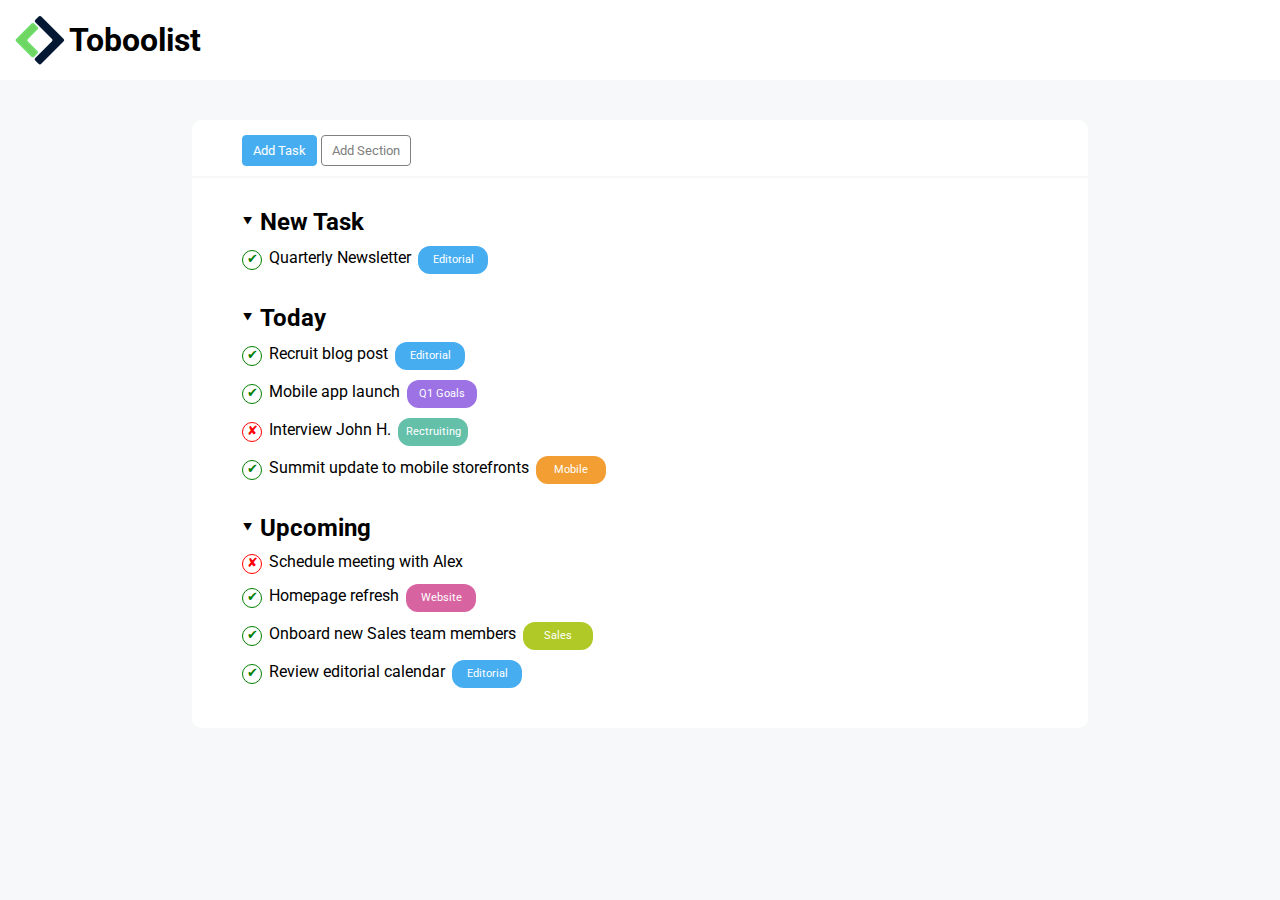
<file: html-css-toboolist/index.html>
<!DOCTYPE html>
<html lang="en">
<head>
    <meta charset="UTF-8">
    <meta http-equiv="X-UA-Compatible" content="IE=edge">
    <meta name="viewport" content="width=device-width, initial-scale=1.0">
    <title>HTML CSS Toboolist</title>

    <!-- Import Font -->
    <link rel="preconnect" href="https://fonts.googleapis.com">
    <link rel="preconnect" href="https://fonts.gstatic.com" crossorigin>
    <link href="https://fonts.googleapis.com/css2?family=Roboto:wght@300;500;700&display=swap" rel="stylesheet">    

    <link rel="stylesheet" href="css/style.css">
</head>
<body>

    <!-- Header with Logo + Text Logo -->
    <header class="bg-white logo-header">
        <img class="logo" src="img/Logo.png" alt="logo">
        <h1 class="logo-text">Toboolist</h1>
    </header>

    <!-- Content -->
    <main>
        <section class="bg-white">
            <!-- Section Header with Buttons -->
            <header class="section-header container">
                <button class="bg-blue" id="add-task">Add Task</button>
                <button id="add-section">Add Section</button>
            </header>

            <!-- Tasks -->
            <div class="container pb-40">
                <!-- New Task -->
                <h2 class="arrow-down">New Task</h2>
                <ul>
                    <li><span class="symbol check">&#10004</span>Quarterly Newsletter<span class="category bg-blue">Editorial</span></li>
                </ul>

                <!-- Today -->
                <h2 class="arrow-down">Today</h2>
                <ul>
                    <li><span class="symbol check">&#10004</span>Recruit blog post<span class="category bg-blue">Editorial</span></li>
                    <li><span class="symbol check">&#10004</span>Mobile app launch<span class="category bg-purple">Q1 Goals</span></li>
                    <li><span class="symbol cross">&#10008</span>Interview John H.<span class="category bg-green">Rectruiting</span></li>
                    <li><span class="symbol check">&#10004</span>Summit update to mobile storefronts<span class="category bg-yellow">Mobile</span></li>
                </ul>

                <!-- Upcoming -->
                <h2 class="arrow-down">Upcoming</h2>
                <ul>
                    <li><span class="symbol cross">&#10008</span>Schedule meeting with Alex</li>
                    <li><span class="symbol check">&#10004</span>Homepage refresh<span class="category bg-pink">Website</span></li>
                    <li><span class="symbol check">&#10004</span>Onboard new Sales team members<span class="category bg-lightgreen">Sales</span></li>
                    <li><span class="symbol check">&#10004</span>Review editorial calendar<span class="category bg-blue">Editorial</span></li>
                </ul>
            </div>
        </section>
    </main>
    
</body>
</html>
</file>
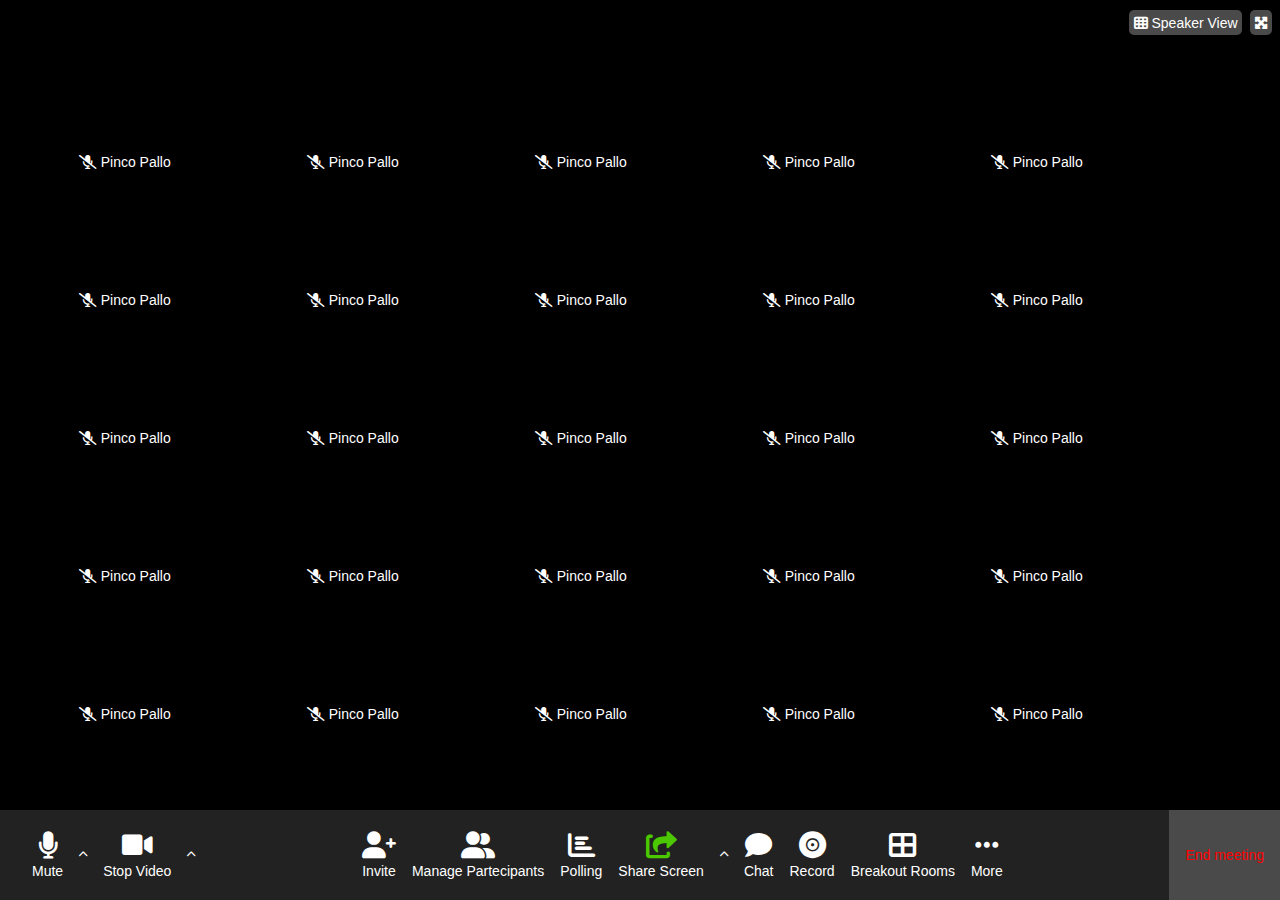
<file: html-css-zoom/index.html>
<!DOCTYPE html>
<html lang="en">
  <head>
    <meta charset="UTF-8" />
    <meta http-equiv="X-UA-Compatible" content="IE=edge" />
    <meta name="viewport" content="width=device-width, initial-scale=1.0" />
    <title>HTML CSS Zoom</title>

    <link
      rel="stylesheet"
      href="https://cdnjs.cloudflare.com/ajax/libs/font-awesome/6.0.0-beta3/css/all.min.css"
    />
    <link rel="stylesheet" href="css/style.css" />
  </head>
  <body>
    <!-- Header -->
    <header class="flex">
      <a href="#" class="btn">
        <i class="fas fa-th"></i>
        <span>Speaker View</span>
      </a>
      <a href="#" class="btn">
        <i class="fas fa-expand-arrows-alt"></i>
      </a>
    </header>

    <!-- Main Content -->
    <main class="flex flex-center">
      <!-- View Buttons -->
      <div class="screen">
        <div>
          <i class="fas fa-microphone-slash"></i>
          <span>Pinco Pallo</span>
        </div>
      </div>
      <div class="screen">
        <div>
          <i class="fas fa-microphone-slash"></i>
          <span>Pinco Pallo</span>
        </div>
      </div>
      <div class="screen">
        <div>
          <i class="fas fa-microphone-slash"></i>
          <span>Pinco Pallo</span>
        </div>
      </div>
      <div class="screen">
        <div>
          <i class="fas fa-microphone-slash"></i>
          <span>Pinco Pallo</span>
        </div>
      </div>
      <div class="screen">
        <div>
          <i class="fas fa-microphone-slash"></i>
          <span>Pinco Pallo</span>
        </div>
      </div>
      <div class="screen">
        <div>
          <i class="fas fa-microphone-slash"></i>
          <span>Pinco Pallo</span>
        </div>
      </div>
      <div class="screen">
        <div>
          <i class="fas fa-microphone-slash"></i>
          <span>Pinco Pallo</span>
        </div>
      </div>
      <div class="screen">
        <div>
          <i class="fas fa-microphone-slash"></i>
          <span>Pinco Pallo</span>
        </div>
      </div>
      <div class="screen">
        <div>
          <i class="fas fa-microphone-slash"></i>
          <span>Pinco Pallo</span>
        </div>
      </div>
      <div class="screen">
        <div>
          <i class="fas fa-microphone-slash"></i>
          <span>Pinco Pallo</span>
        </div>
      </div>
      <div class="screen">
        <div>
          <i class="fas fa-microphone-slash"></i>
          <span>Pinco Pallo</span>
        </div>
      </div>
      <div class="screen">
        <div>
          <i class="fas fa-microphone-slash"></i>
          <span>Pinco Pallo</span>
        </div>
      </div>
      <div class="screen">
        <div>
          <i class="fas fa-microphone-slash"></i>
          <span>Pinco Pallo</span>
        </div>
      </div>
      <div class="screen">
        <div>
          <i class="fas fa-microphone-slash"></i>
          <span>Pinco Pallo</span>
        </div>
      </div>
      <div class="screen">
        <div>
          <i class="fas fa-microphone-slash"></i>
          <span>Pinco Pallo</span>
        </div>
      </div>
      <div class="screen">
        <div>
          <i class="fas fa-microphone-slash"></i>
          <span>Pinco Pallo</span>
        </div>
      </div>
      <div class="screen">
        <div>
          <i class="fas fa-microphone-slash"></i>
          <span>Pinco Pallo</span>
        </div>
      </div>
      <div class="screen">
        <div>
          <i class="fas fa-microphone-slash"></i>
          <span>Pinco Pallo</span>
        </div>
      </div>
      <div class="screen">
        <div>
          <i class="fas fa-microphone-slash"></i>
          <span>Pinco Pallo</span>
        </div>
      </div>
      <div class="screen">
        <div>
          <i class="fas fa-microphone-slash"></i>
          <span>Pinco Pallo</span>
        </div>
      </div>
      <div class="screen">
        <div>
          <i class="fas fa-microphone-slash"></i>
          <span>Pinco Pallo</span>
        </div>
      </div>
      <div class="screen">
        <div>
          <i class="fas fa-microphone-slash"></i>
          <span>Pinco Pallo</span>
        </div>
      </div>
      <div class="screen">
        <div>
          <i class="fas fa-microphone-slash"></i>
          <span>Pinco Pallo</span>
        </div>
      </div>
      <div class="screen">
        <div>
          <i class="fas fa-microphone-slash"></i>
          <span>Pinco Pallo</span>
        </div>
      </div>
      <div class="screen">
        <div>
          <i class="fas fa-microphone-slash"></i>
          <span>Pinco Pallo</span>
        </div>
      </div>
      <div class="screen">
        <div>
          <i class="fas fa-microphone-slash"></i>
          <span>Pinco Pallo</span>
        </div>
      </div>
      <div class="screen">
        <div>
          <i class="fas fa-microphone-slash"></i>
          <span>Pinco Pallo</span>
        </div>
      </div>
      <div class="screen">
        <div>
          <i class="fas fa-microphone-slash"></i>
          <span>Pinco Pallo</span>
        </div>
      </div>
      <div class="screen">
        <div>
          <i class="fas fa-microphone-slash"></i>
          <span>Pinco Pallo</span>
        </div>
      </div>
      <div class="screen">
        <div>
          <i class="fas fa-microphone-slash"></i>
          <span>Pinco Pallo</span>
        </div>
      </div>
      <div class="screen">
        <div>
          <i class="fas fa-microphone-slash"></i>
          <span>Pinco Pallo</span>
        </div>
      </div>
      <div class="screen">
        <div>
          <i class="fas fa-microphone-slash"></i>
          <span>Pinco Pallo</span>
        </div>
      </div>
      <div class="screen">
        <div>
          <i class="fas fa-microphone-slash"></i>
          <span>Pinco Pallo</span>
        </div>
      </div>
      <div class="screen">
        <div>
          <i class="fas fa-microphone-slash"></i>
          <span>Pinco Pallo</span>
        </div>
      </div>
      <div class="screen">
        <div>
          <i class="fas fa-microphone-slash"></i>
          <span>Pinco Pallo</span>
        </div>
      </div>
    </main>

    <!-- Navbar -->
    <footer class="flex" id="navbar">
      <!-- Left -->
      <div class="nav-section flex flex-center">
        <div class="nav-element flex-col flex flex-center">
          <i class="fas fa-microphone big"></i>
          <span>Mute</span>
        </div>
        <div class="nav-element flex-col flex flex-center">
          <i class="fas fa-chevron-up small"></i>
        </div>
        <div class="nav-element flex-col flex flex-center">
          <i class="fas fa-video big"></i>
          <span>Stop Video</span>
        </div>
        <div class="nav-element flex-col flex flex-center">
          <i class="fas fa-chevron-up small"></i>
        </div>
      </div>
      <!-- Middle -->
      <div class="nav-section flex flex-center">
        <div class="nav-element flex-col flex flex-center">
          <i class="fas fa-user-plus big"></i>
          <span>Invite</span>
        </div>
        <div class="nav-element flex-col flex flex-center">
          <i class="fas fa-user-friends big"></i>
          <span>Manage Partecipants</span>
        </div>
        <div class="nav-element flex-col flex flex-center">
          <i class="fas fa-chart-bar big"></i>
          <span>Polling</span>
        </div>
        <div class="nav-element flex-col flex flex-center">
          <i class="fas fa-share-square big green"></i>
          <span>Share Screen</span>
        </div>
        <div class="nav-element flex-col flex flex-center">
          <i class="fas fa-chevron-up small"></i>
        </div>
        <div class="nav-element flex-col flex flex-center">
          <i class="fas fa-comment big"></i>
          <span>Chat</span>
        </div>
        <div class="nav-element flex-col flex flex-center">
          <i class="fas fa-record-vinyl big"></i>
          <span>Record</span>
        </div>
        <div class="nav-element flex-col flex flex-center">
          <i class="fas fa-th-large big"></i>
          <span>Breakout Rooms</span>
        </div>
        <div class="nav-element flex-col flex flex-center">
          <i class="fas fa-ellipsis-h big"></i>
          <span>More</span>
        </div>
      </div>
      <!-- Right -->
      <div class="nav-section flex flex-center btn end-container">
        <a href="#">End meeting</a>
      </div>
    </footer>
  </body>
</html>
</file>
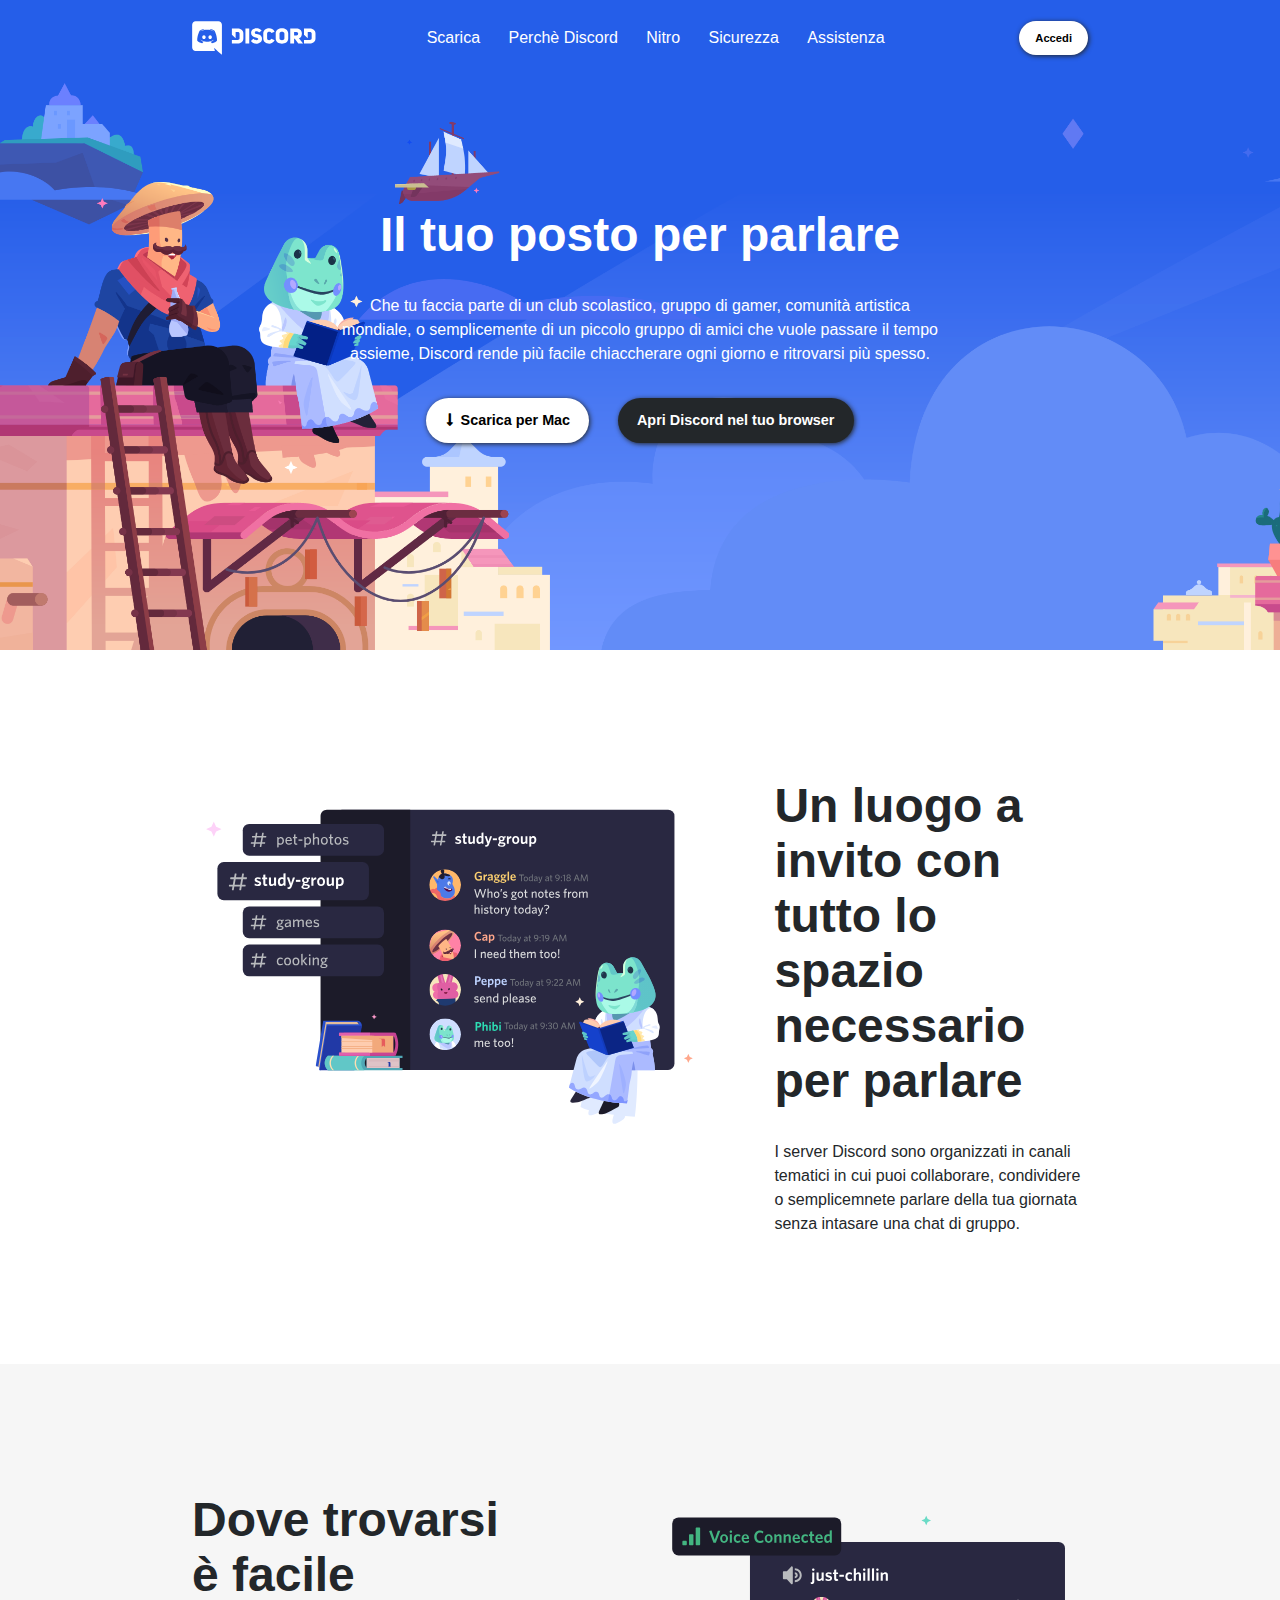
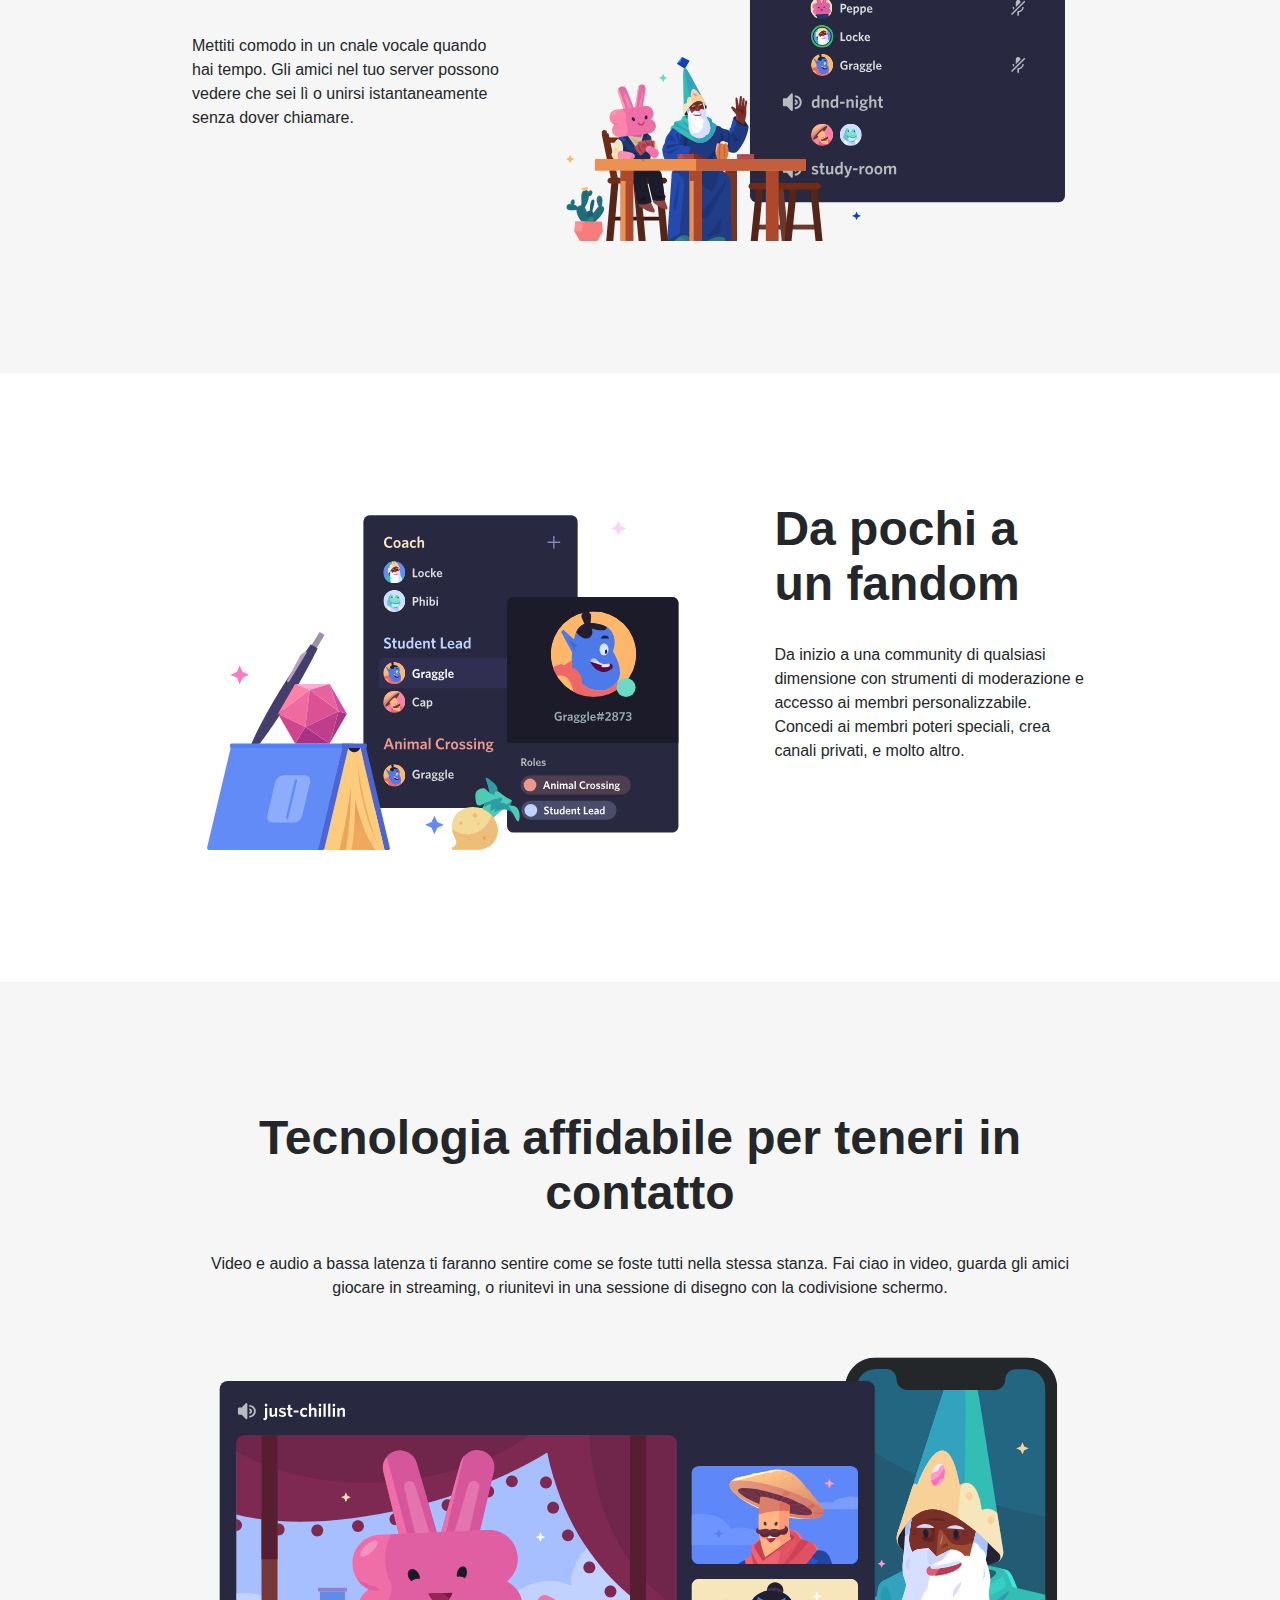
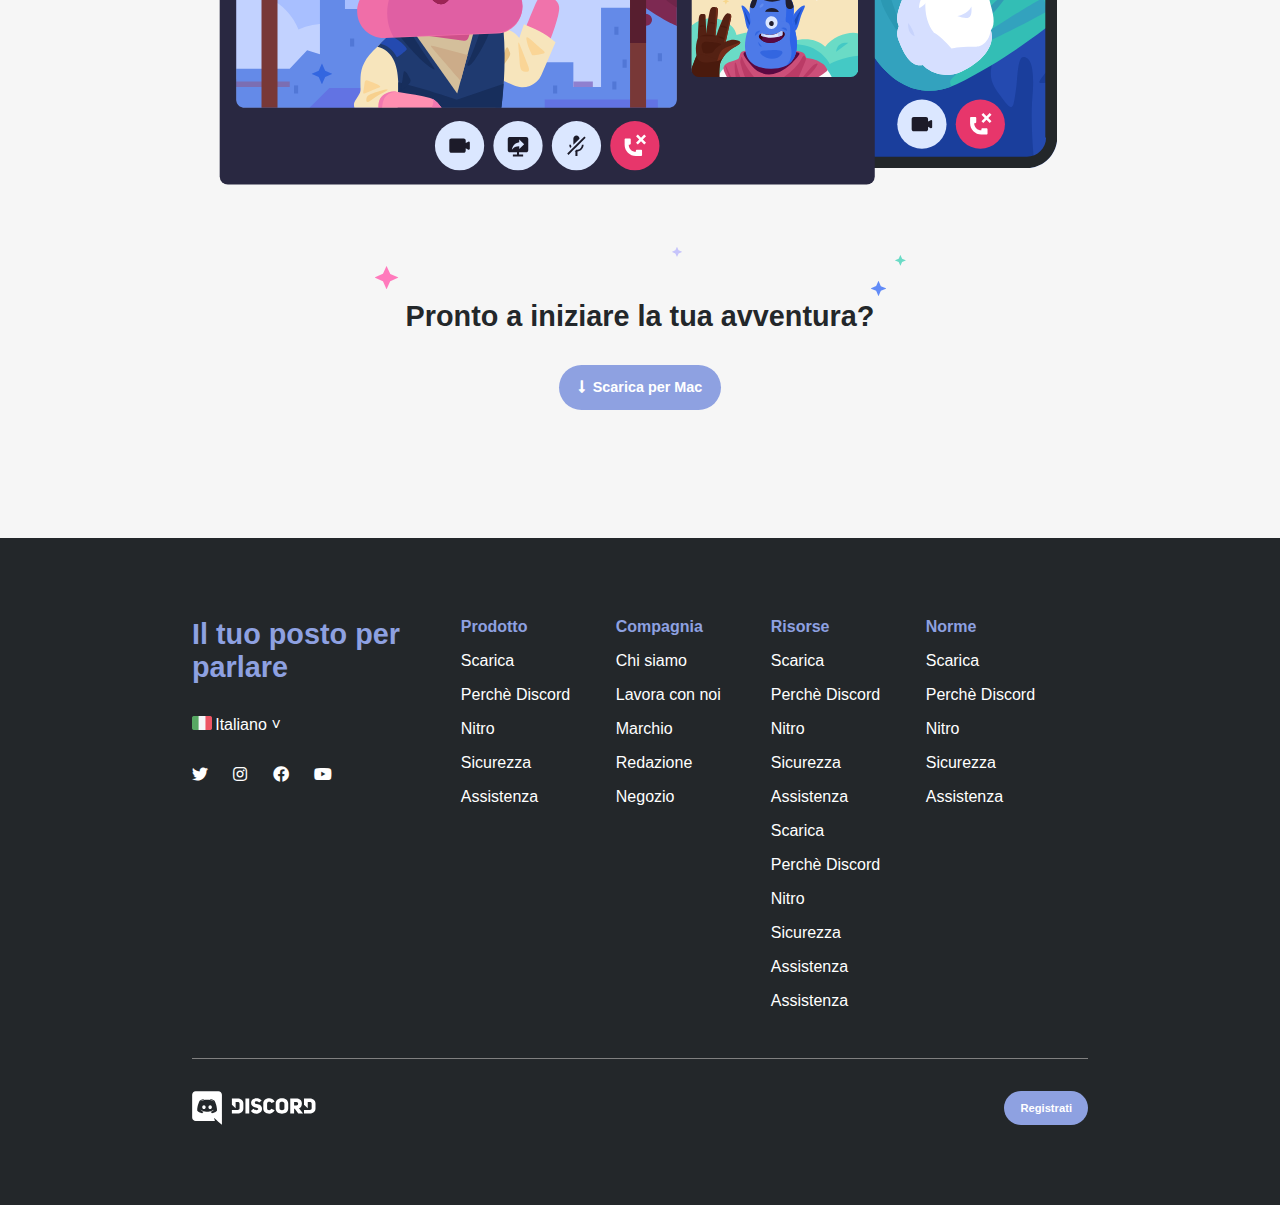
<file: htmlcss-discord/index.html>
<!DOCTYPE html>
<html lang="it">
  <head>
    <meta charset="UTF-8" />
    <meta http-equiv="X-UA-Compatible" content="IE=edge" />
    <meta name="viewport" content="width=device-width, initial-scale=1.0" />
    <title>HTML CSS Discord</title>

    <!--  Font Whitney via cdn -->
    <link rel="stylesheet" href="http://fonts-cdnfonts.com/css/whitney-2" />

    <!-- Font-Awesome cdn -->
    <link
      rel="stylesheet"
      href="https://cdnjs.cloudflare.com/ajax/libs/font-awesome/5.15.4/css/all.min.css"
    />

    <link rel="stylesheet" href="style/style.css" />
  </head>
  <body>
    <!-- Header -->
    <header class="text-center text-white">
      <div class="container">
        <!-- Logo + Nav + Log In -->
        <div class="clearfix">
          <img class="float-left" src="img/logo.svg" alt="logo" />
          <nav class="inline-block">
            <ul>
              <li><a href="#">Scarica</a></li>
              <li><a href="#">Perchè Discord</a></li>
              <li><a href="#">Nitro</a></li>
              <li><a href="#">Sicurezza</a></li>
              <li><a href="#">Assistenza</a></li>
            </ul>
          </nav>
          <button class="float-right">Accedi</button>
        </div>
        <!-- Jumbotron -->
        <div id="jumbo">
          <h1>Il tuo posto per parlare</h1>
          <p class="mb2">
            Che tu faccia parte di un club scolastico, gruppo di gamer, comunità
            artistica mondiale, o semplicemente di un piccolo gruppo di amici
            che vuole passare il tempo assieme, Discord rende più facile
            chiaccherare ogni giorno e ritrovarsi più spesso.
          </p>
          <div>
            <button class="btn-big mr1-5">
              <i class="fas fa-long-arrow-alt-down"></i>Scarica per Mac
            </button>
            <button class="btn-big text-white btn-black">
              Apri Discord nel tuo browser
            </button>
          </div>
        </div>
      </div>
    </header>

    <!-- Content -->
    <main>
      <!-- First Section -->
      <section class="p8">
        <div class="container clearfix">
          <div class="inner-section-big float-left">
            <img src="img/item1.svg" alt="app" />
          </div>
          <div class="inner-section-small float-right">
            <h2>
              Un luogo a invito con tutto lo spazio necessario per parlare
            </h2>
            <p>
              I server Discord sono organizzati in canali tematici in cui puoi
              collaborare, condividere o semplicemnete parlare della tua
              giornata senza intasare una chat di gruppo.
            </p>
          </div>
        </div>
      </section>

      <!-- Second Section -->
      <section class="p8 bg-grey">
        <div class="container clearfix">
          <div class="inner-section-small float-left">
            <h2>Dove trovarsi è facile</h2>
            <p>
              Mettiti comodo in un cnale vocale quando hai tempo. Gli amici nel
              tuo server possono vedere che sei lì o unirsi istantaneamente
              senza dover chiamare.
            </p>
          </div>
          <div class="inner-section-big float-right">
            <img src="img/item2.svg" alt="app" />
          </div>
        </div>
      </section>

      <!-- Third Section -->
      <section class="p8">
        <div class="container clearfix">
          <div class="inner-section-big float-left">
            <img src="img/item3.svg" alt="app" />
          </div>
          <div class="inner-section-small float-right">
            <h2>Da pochi a un fandom</h2>
            <p>
              Da inizio a una community di qualsiasi dimensione con strumenti di
              moderazione e accesso ai membri personalizzabile. Concedi ai
              membri poteri speciali, crea canali privati, e molto altro.
            </p>
          </div>
        </div>
      </section>

      <!-- Fourth Section -->
      <section class="p8 bg-grey">
        <div class="container text-center">
          <h1>Tecnologia affidabile per teneri in contatto</h1>
          <p>
            Video e audio a bassa latenza ti faranno sentire come se foste tutti
            nella stessa stanza. Fai ciao in video, guarda gli amici giocare in
            streaming, o riunitevi in una sessione di disegno con la codivisione
            schermo.
          </p>
          <img src="img/item4-big.svg" alt="app-big" />

          <div>
            <img class="width-auto" src="img/stars.svg" alt="stars" />
            <h3>Pronto a iniziare la tua avventura?</h3>
            <button class="btn-big btn-lavander text-white">
              <i class="fas fa-long-arrow-alt-down"></i>Scarica per Mac
            </button>
          </div>
        </div>
      </section>
    </main>

    <!-- Footer -->
    <footer class="p5 text-white">
      <div class="container">
        <!-- Upper Section -->
        <section class="clearfix footer-border-bottom mb2">
          <!-- Left Part -->
          <div class="inner-footer-small float-left">
            <h3>Il tuo posto per parlare</h3>
            <div class="mb2">
              <img id="ita-flag" src="img/ita.png" alt="italian flag" /><span
                class="arrow-down"
                >Italiano</span
              >
            </div>
            <div class="social">
              <a href="#"><i class="fab fa-twitter"></i></a>
              <a href="#"><i class="fab fa-instagram"></i></a>
              <a href="#"><i class="fab fa-facebook"></i></a>
              <a href="#"><i class="fab fa-youtube"></i></a>
            </div>
          </div>
          <!-- Right Part -->
          <div class="inner-footer-big float-right">
            <!-- First Nav -->
            <nav class="w25">
              <ul>
                <li><a class="lavander" href="#">Prodotto</a></li>
                <li><a href="#">Scarica</a></li>
                <li><a href="#">Perchè Discord</a></li>
                <li><a href="#">Nitro</a></li>
                <li><a href="#">Sicurezza</a></li>
                <li><a href="#">Assistenza</a></li>
              </ul>
            </nav>
            <!-- Second Nav -->
            <nav class="w25">
              <ul>
                <li><a class="lavander" href="#">Compagnia</a></li>
                <li><a href="#">Chi siamo</a></li>
                <li><a href="#">Lavora con noi</a></li>
                <li><a href="#">Marchio</a></li>
                <li><a href="#">Redazione</a></li>
                <li><a href="#">Negozio</a></li>
              </ul>
            </nav>
            <!-- Third Nav -->
            <nav class="w25">
              <ul>
                <li><a class="lavander" href="#">Risorse</a></li>
                <li><a href="#">Scarica</a></li>
                <li><a href="#">Perchè Discord</a></li>
                <li><a href="#">Nitro</a></li>
                <li><a href="#">Sicurezza</a></li>
                <li><a href="#">Assistenza</a></li>
                <li><a href="#">Scarica</a></li>
                <li><a href="#">Perchè Discord</a></li>
                <li><a href="#">Nitro</a></li>
                <li><a href="#">Sicurezza</a></li>
                <li><a href="#">Assistenza</a></li>
                <li><a href="#">Assistenza</a></li>
              </ul>
            </nav>
            <!-- Fourth Nav -->
            <nav class="w25">
              <ul>
                <li><a class="lavander" href="#">Norme</a></li>
                <li><a href="#">Scarica</a></li>
                <li><a href="#">Perchè Discord</a></li>
                <li><a href="#">Nitro</a></li>
                <li><a href="#">Sicurezza</a></li>
                <li><a href="#">Assistenza</a></li>
              </ul>
            </nav>
          </div>
        </section>
        <!-- Bottom Section -->
        <section class="clearfix">
          <img class="float-left" src="img/logo.svg" alt="logo footer" />
          <button class="float-right btn-lavander text-white">
            Registrati
          </button>
        </section>
      </div>
    </footer>
  </body>
</html>
</file>
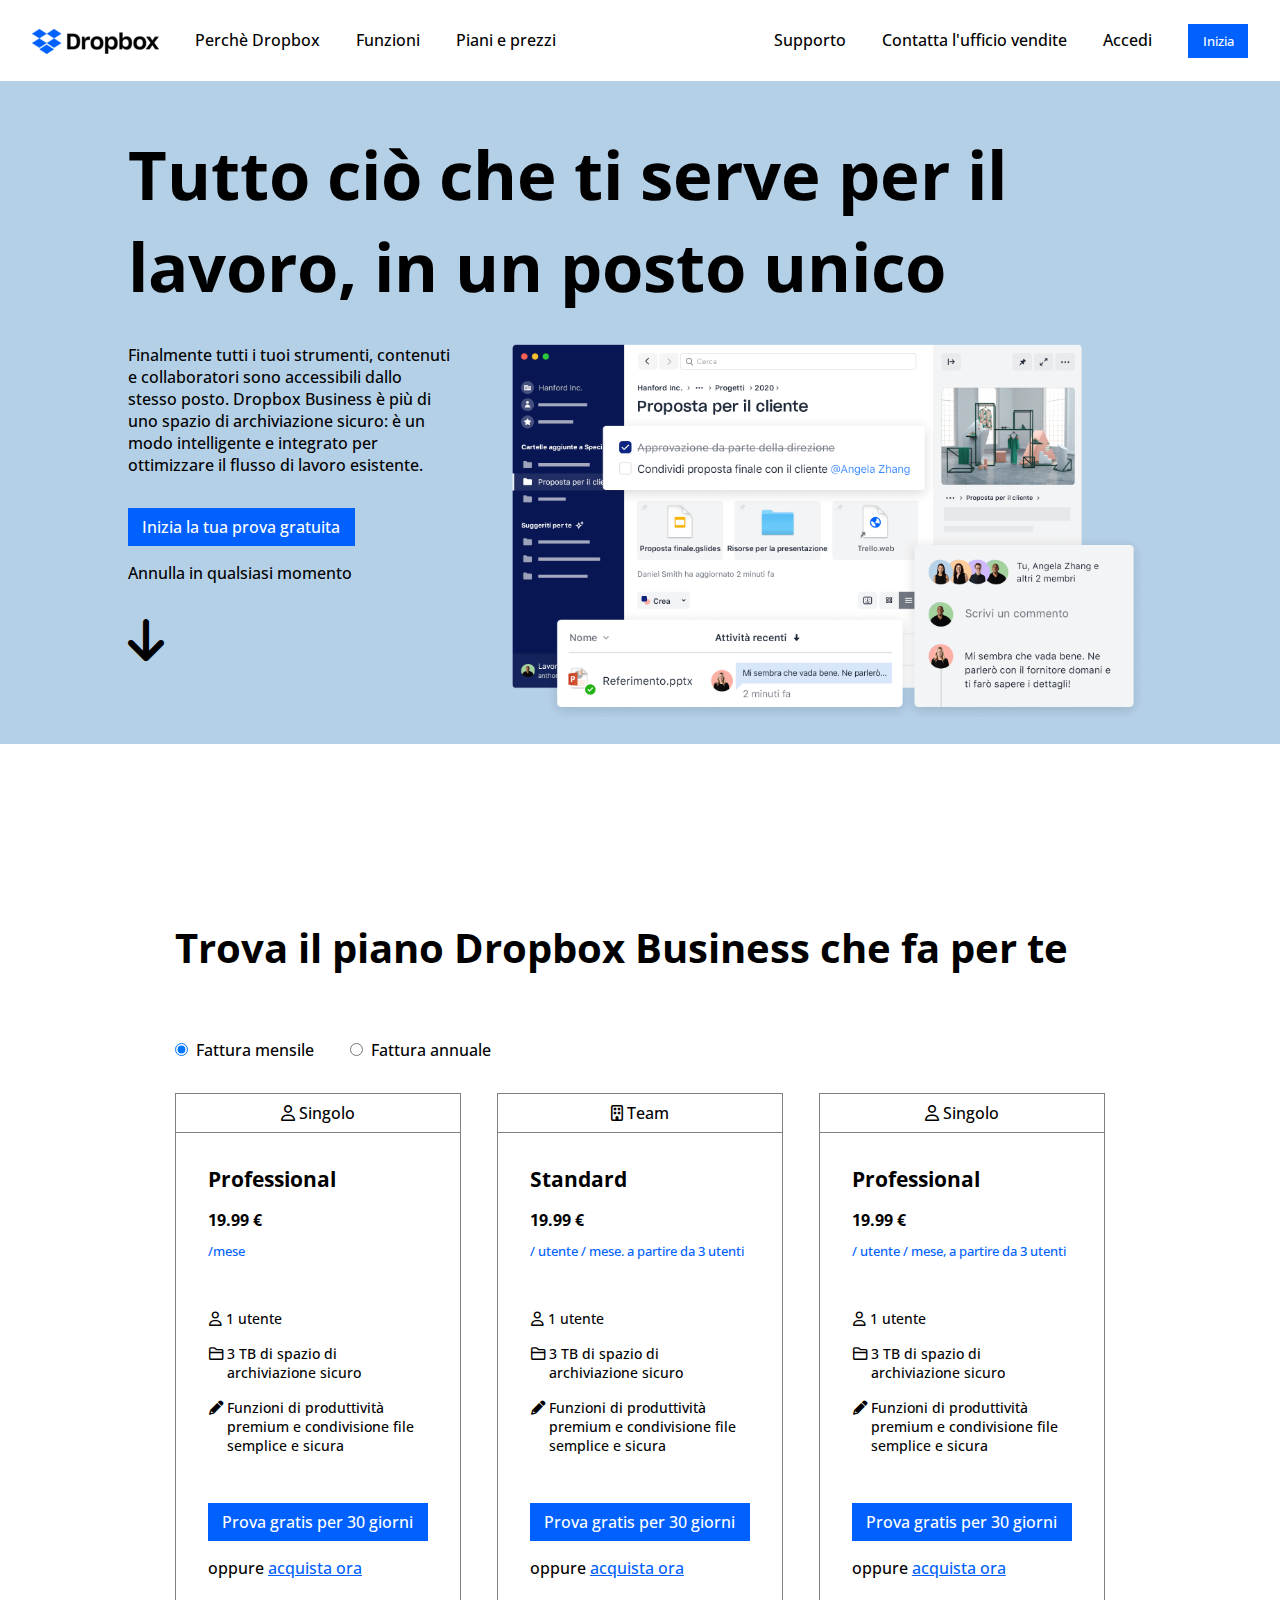
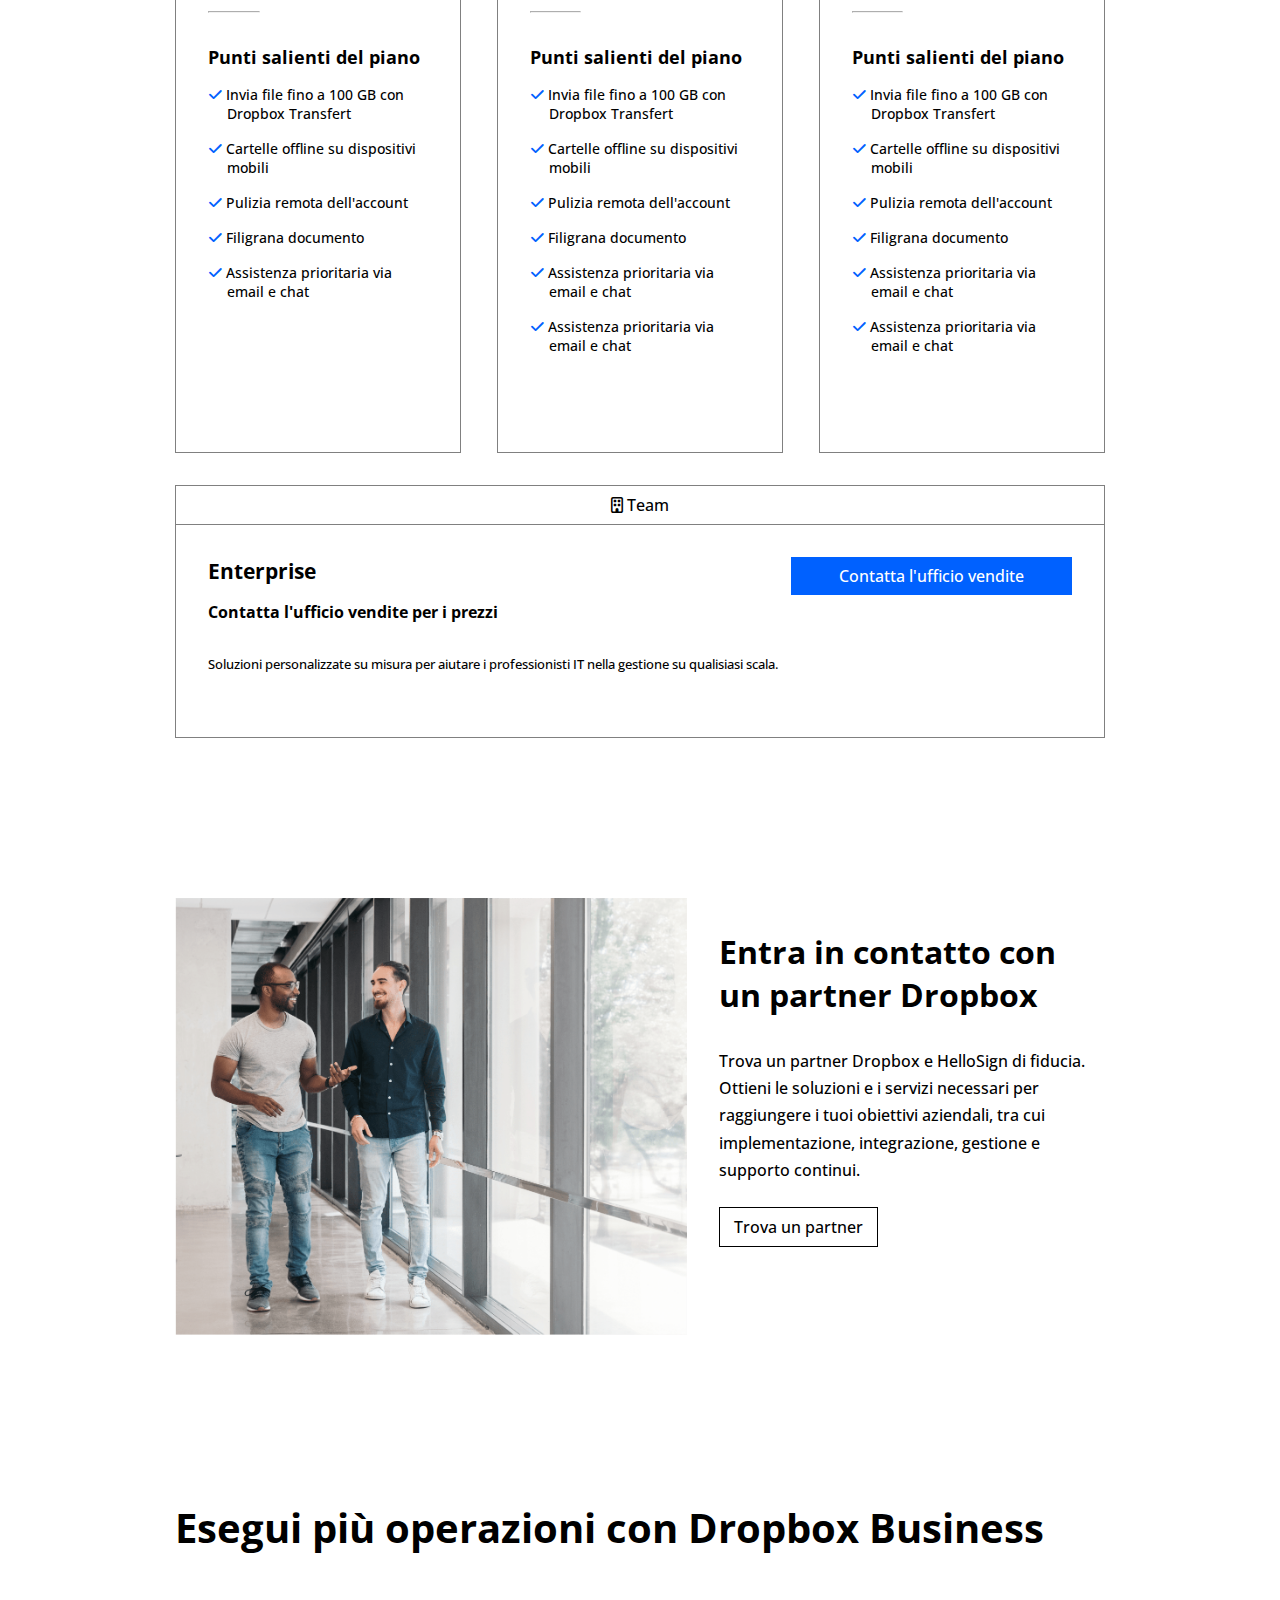
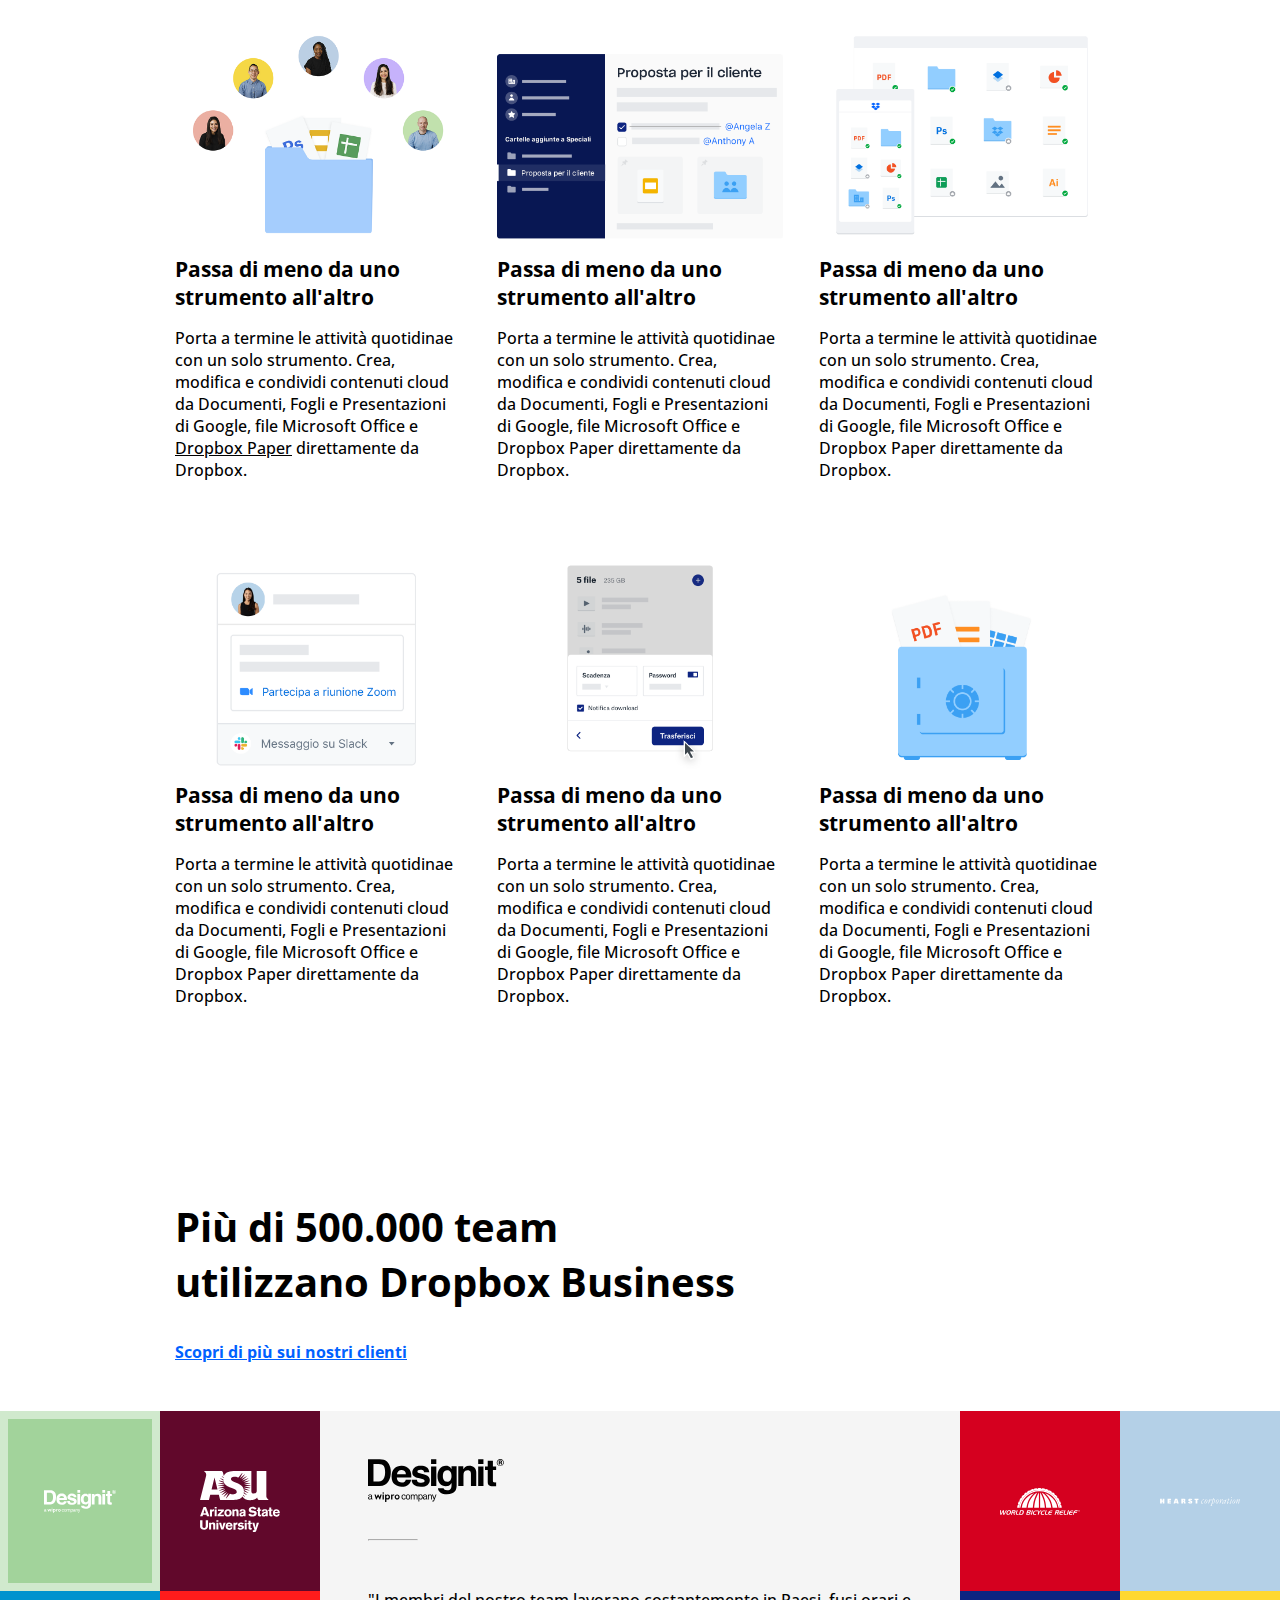
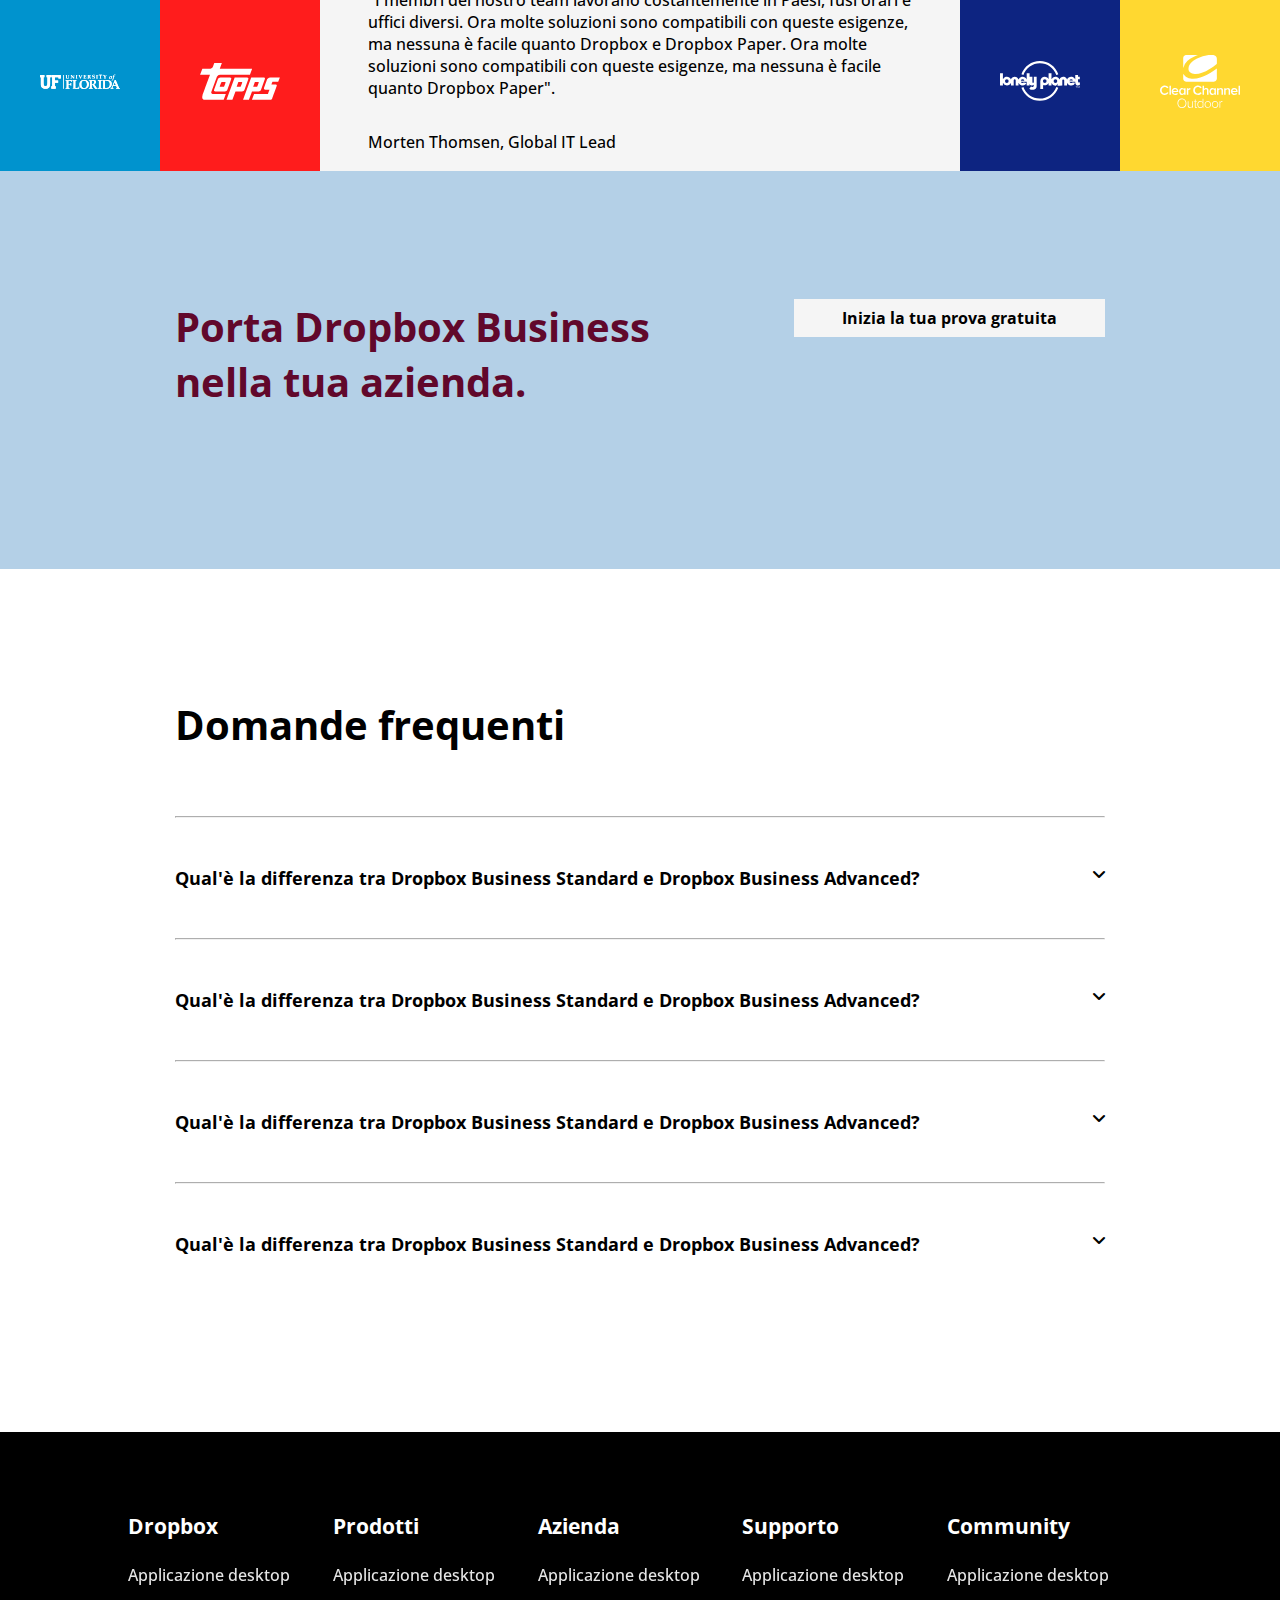
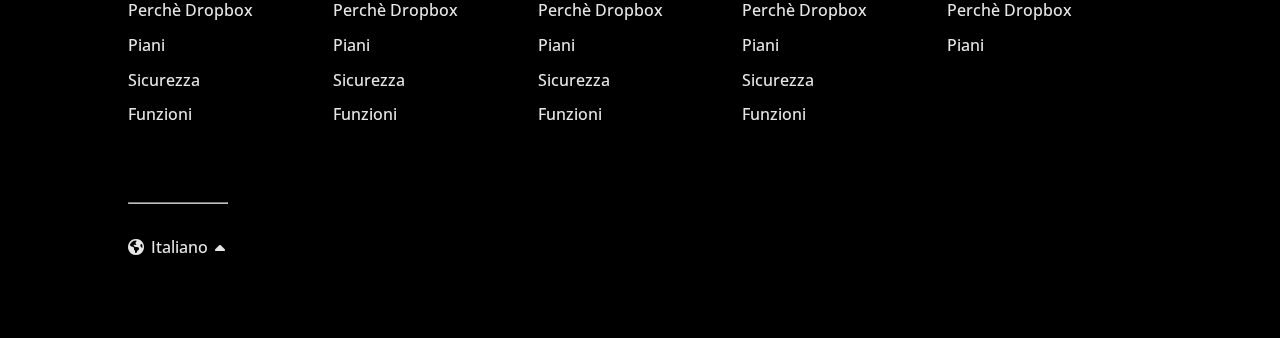
<file: htmlcss-dropbox/index.html>
<!DOCTYPE html>
<html lang="it">
  <head>
    <meta charset="UTF-8" />
    <meta http-equiv="X-UA-Compatible" content="IE=edge" />
    <meta name="viewport" content="width=device-width, initial-scale=1.0" />
    <title>HTML CSS Dropbox</title>

    <!-- Font Awesome -->
    <link
      rel="stylesheet"
      href="https://cdnjs.cloudflare.com/ajax/libs/font-awesome/6.0.0-beta3/css/all.min.css"
    />

    <link rel="stylesheet" href="style/style.css" />
  </head>
  <body>
    <!-- Header -->
    <header>
      <div class="container clearfix">
        <div class="float-left">
          <img
            class="vertical-middle mr2"
            src="img/logo-small.png"
            alt="logo"
          />
          <nav class="inline-block">
            <ul>
              <li class="dropdown">
                Perchè Dropbox
                <div class="dropdown-content">
                  <ul>
                    <li class="text-small">Storia dei clienti</li>
                    <li class="text-small">Come integriamo</li>
                    <li class="text-small">Area di lavoro intelligente</li>
                  </ul>
                </div>
              </li>
              <li class="dropdown">
                Funzioni
                <div class="dropdown-content">
                  <ul>
                    <li class="text-small">Condividi file</li>
                    <li class="text-small">Archivia e organizza</li>
                    <li class="text-small">Sincronizza i dispositivi</li>
                  </ul>
                </div>
              </li>
              <li class="dropdown">
                Piani e prezzi
                <div class="border-top"></div>
              </li>
            </ul>
          </nav>
        </div>
        <div class="float-right">
          <nav class="inline-block">
            <ul>
              <li class="dropdown">
                Supporto
                <div class="dropdown-content">
                  <ul>
                    <li class="text-small">Centro assistenza</li>
                    <li class="text-small">Forum della community</li>
                  </ul>
                </div>
              </li>
              <li class="dropdown">
                Contatta l'ufficio vendite
                <div class="dropdown-content">
                  <ul>
                    <li class="text-small">Email</li>
                    <li class="text-small">Chat</li>
                  </ul>
                </div>
              </li>
              <li class="dropdown">
                Accedi
                <div class="border-top"></div>
              </li>
            </ul>
          </nav>
          <a class="btn" href="#">Inizia</a>
        </div>
      </div>
    </header>

    <!-- Main -->
    <main>
      <!-- Jumbo -->
      <section id="jumbo">
        <div class="container py5">
          <h1>Tutto ciò che ti serve per il lavoro, in un posto unico</h1>
          <div class="relative">
            <!-- Left Section -->
            <div class="w35">
              <p class="mr2">
                Finalmente tutti i tuoi strumenti, contenuti e collaboratori
                sono accessibili dallo stesso posto. Dropbox Business è più di
                uno spazio di archiviazione sicuro: è un modo intelligente e
                integrato per ottimizzare il flusso di lavoro esistente.
              </p>
              <a href="#" class="btn inline-block mb1"
                >Inizia la tua prova gratuita</a
              >
              <p>Annulla in qualsiasi momento</p>
              <a href="#price-plan"
                ><i class="fas fa-arrow-down big-icon"></i
              ></a>
            </div>
            <!-- Right Section -->
            <div class="w65 absolute img-container">
              <img src="img/jumbo.png" alt="app" />
            </div>
          </div>
        </div>
      </section>

      <!-- Section Price Plan -->
      <section id="price-plan">
        <div class="container py5">
          <h2 class="mb4">Trova il piano Dropbox Business che fa per te</h2>
          <!-- Radio Buttons -->
          <div class="mb2">
            <input type="radio" name="radio" id="month" checked /><span
              class="mr2"
              >Fattura mensile</span
            >
            <input type="radio" name="radio" id="year" /><span
              >Fattura annuale</span
            >
          </div>

          <!-- Pricing Tables -->
          <div class="mb2">
            <!-- First -->
            <div class="w33 border inline-block mr2 h60 vertical-top">
              <!-- Header -->
              <div class="text-center py-5 border-bottom">
                <i class="far fa-user"></i>
                <span>Singolo</span>
              </div>
              <!-- Content -->
              <div class="p2">
                <!-- Title + Price + Time -->
                <div class="mb3">
                  <h4>Professional</h4>
                  <span class="font-bold block mb-5">19.99 &euro;</span>
                  <span class="blue text-small">/mese</span>
                </div>
                <!-- List with icons + Button -->
                <div class="mb2">
                  <ul class="mb3">
                    <li><i class="far fa-user"></i> <span>1 utente</span></li>
                    <li>
                      <i class="far fa-folder"></i>
                      <span>3 TB di spazio di archiviazione sicuro</span>
                    </li>
                    <li>
                      <i class="fas fa-pencil-alt"></i>
                      <span
                        >Funzioni di produttività premium e condivisione file
                        semplice e sicura</span
                      >
                    </li>
                  </ul>
                  <!-- Button -->
                  <a href="#" class="btn block text-center mb1"
                    >Prova gratis per 30 giorni</a
                  >
                  <span>oppure <a href="#">acquista ora</a></span>
                </div>

                <!-- Separator -->
                <hr class="w33 mb2" />

                <!-- Second List -->
                <div>
                  <h5>Punti salienti del piano</h5>
                  <ul>
                    <li>
                      <i class="fas fa-check blue"></i> Invia file fino a 100 GB
                      con Dropbox Transfert
                    </li>
                    <li>
                      <i class="fas fa-check blue"></i> Cartelle offline su
                      dispositivi mobili
                    </li>
                    <li>
                      <i class="fas fa-check blue"></i> Pulizia remota
                      dell'account
                    </li>
                    <li>
                      <i class="fas fa-check blue"></i> Filigrana documento
                    </li>
                    <li>
                      <i class="fas fa-check blue"></i> Assistenza prioritaria
                      via email e chat
                    </li>
                  </ul>
                </div>
              </div>
            </div>

            <!-- Second -->
            <div class="w33 border inline-block mr2 h60">
              <!-- Header -->
              <div class="text-center py-5 border-bottom">
                <i class="far fa-building"></i>
                <span>Team</span>
              </div>
              <!-- Content -->
              <div class="p2">
                <!-- Title + Price + Time -->
                <div class="mb3">
                  <h4>Standard</h4>
                  <span class="font-bold block mb-5">19.99 &euro;</span>
                  <span class="text-small blue"
                    >/ utente / mese. a partire da 3 utenti</span
                  >
                </div>
                <!-- List with icons + Button -->
                <div class="mb2">
                  <ul class="mb3">
                    <li><i class="far fa-user"></i> <span>1 utente</span></li>
                    <li>
                      <i class="far fa-folder"></i>
                      <span>3 TB di spazio di archiviazione sicuro</span>
                    </li>
                    <li>
                      <i class="fas fa-pencil-alt"></i>
                      <span
                        >Funzioni di produttività premium e condivisione file
                        semplice e sicura</span
                      >
                    </li>
                  </ul>
                  <!-- Button -->
                  <a href="#" class="btn block text-center mb1"
                    >Prova gratis per 30 giorni</a
                  >
                  <span>oppure <a href="#">acquista ora</a></span>
                </div>

                <!-- Separator -->
                <hr class="w33 mb2" />

                <!-- Second List -->
                <div>
                  <h5>Punti salienti del piano</h5>
                  <ul>
                    <li>
                      <i class="fas fa-check blue"></i> Invia file fino a 100 GB
                      con Dropbox Transfert
                    </li>
                    <li>
                      <i class="fas fa-check blue"></i> Cartelle offline su
                      dispositivi mobili
                    </li>
                    <li>
                      <i class="fas fa-check blue"></i> Pulizia remota
                      dell'account
                    </li>
                    <li>
                      <i class="fas fa-check blue"></i> Filigrana documento
                    </li>
                    <li>
                      <i class="fas fa-check blue"></i> Assistenza prioritaria
                      via email e chat
                    </li>
                    <li>
                      <i class="fas fa-check blue"></i> Assistenza prioritaria
                      via email e chat
                    </li>
                  </ul>
                </div>
              </div>
            </div>

            <!-- Third -->
            <div class="w33 border inline-block h60">
              <!-- Header -->
              <div class="text-center py-5 border-bottom">
                <i class="far fa-user"></i>
                <span>Singolo</span>
              </div>
              <!-- Content -->
              <div class="p2">
                <!-- Title + Price + Time -->
                <div class="mb3">
                  <h4>Professional</h4>
                  <span class="font-bold block mb-5">19.99 &euro;</span>
                  <span class="blue text-small"
                    >/ utente / mese, a partire da 3 utenti</span
                  >
                </div>
                <!-- List with icons + Button -->
                <div class="mb2">
                  <ul class="mb3">
                    <li><i class="far fa-user"></i> <span>1 utente</span></li>
                    <li>
                      <i class="far fa-folder"></i>
                      <span>3 TB di spazio di archiviazione sicuro</span>
                    </li>
                    <li>
                      <i class="fas fa-pencil-alt"></i>
                      <span
                        >Funzioni di produttività premium e condivisione file
                        semplice e sicura</span
                      >
                    </li>
                  </ul>
                  <!-- Button -->
                  <a href="#" class="btn block text-center mb1"
                    >Prova gratis per 30 giorni</a
                  >
                  <span>oppure <a href="#">acquista ora</a></span>
                </div>

                <!-- Separator -->
                <hr class="w33 mb2" />

                <!-- Second List -->
                <div>
                  <h5>Punti salienti del piano</h5>
                  <ul>
                    <li>
                      <i class="fas fa-check blue"></i> Invia file fino a 100 GB
                      con Dropbox Transfert
                    </li>
                    <li>
                      <i class="fas fa-check blue"></i> Cartelle offline su
                      dispositivi mobili
                    </li>
                    <li>
                      <i class="fas fa-check blue"></i> Pulizia remota
                      dell'account
                    </li>
                    <li>
                      <i class="fas fa-check blue"></i> Filigrana documento
                    </li>
                    <li>
                      <i class="fas fa-check blue"></i> Assistenza prioritaria
                      via email e chat
                    </li>
                    <li>
                      <i class="fas fa-check blue"></i> Assistenza prioritaria
                      via email e chat
                    </li>
                  </ul>
                </div>
              </div>
            </div>
          </div>

          <!-- Fourth  -->
          <div class="block border">
            <!-- Header -->
            <div class="text-center py-5 border-bottom">
              <i class="far fa-building"></i>
              <span>Team</span>
            </div>
            <!-- Title + Description -->
            <div class="p2 relative">
              <h4>Enterprise</h4>
              <p class="font-bold">Contatta l'ufficio vendite per i prezzi</p>
              <p class="text-small">
                Soluzioni personalizzate su misura per aiutare i professionisti
                IT nella gestione su qualisiasi scala.
              </p>
              <!-- Button -->
              <a id="btn-sell" href="#" class="btn big-btn absolute"
                >Contatta l'ufficio vendite</a
              >
            </div>
          </div>
        </div>
      </section>

      <!-- Section Partner -->
      <section>
        <div class="container clearfix py5">
          <div class="float-left w55 mr2">
            <img src="img/partner.png" alt="partner" />
          </div>
          <div class="vertical-top">
            <h3 class="mt2">Entra in contatto con un partner Dropbox</h3>
            <p class="big-line-height">
              Trova un partner Dropbox e HelloSign di fiducia. Ottieni le
              soluzioni e i servizi necessari per raggiungere i tuoi obiettivi
              aziendali, tra cui implementazione, integrazione, gestione e
              supporto continui.
            </p>
            <a href="#" class="btn dark">Trova un partner</a>
          </div>
        </div>
      </section>

      <!-- Section Features -->
      <section>
        <div class="container py5">
          <h2 class="mb4">Esegui più operazioni con Dropbox Business</h2>
          <!-- First Row -->
          <div class="mb2">
            <!-- First Element -->
            <div class="inline-block w33 mr2">
              <img
                src="img/business-feature-switching-tools.png"
                alt="first img features"
              />
              <h4>Passa di meno da uno strumento all'altro</h4>
              <p>
                Porta a termine le attività quotidinae con un solo strumento.
                Crea, modifica e condividi contenuti cloud da Documenti, Fogli e
                Presentazioni di Google, file Microsoft Office e
                <span class="underline">Dropbox Paper</span> direttamente da
                Dropbox.
              </p>
            </div>
            <!-- Second Element -->
            <div class="inline-block w33 mr2">
              <img
                src="img/business-feature-coordinate-it.png"
                alt="second img features"
              />
              <h4>Passa di meno da uno strumento all'altro</h4>
              <p>
                Porta a termine le attività quotidinae con un solo strumento.
                Crea, modifica e condividi contenuti cloud da Documenti, Fogli e
                Presentazioni di Google, file Microsoft Office e Dropbox Paper
                direttamente da Dropbox.
              </p>
            </div>
            <!-- Third Element -->
            <div class="inline-block w33">
              <img
                src="img/business-feature-multi-device.png"
                alt="third img features"
              />
              <h4>Passa di meno da uno strumento all'altro</h4>
              <p>
                Porta a termine le attività quotidinae con un solo strumento.
                Crea, modifica e condividi contenuti cloud da Documenti, Fogli e
                Presentazioni di Google, file Microsoft Office e Dropbox Paper
                direttamente da Dropbox.
              </p>
            </div>
          </div>
          <!-- Second Row -->
          <div>
            <!-- First Element -->
            <div class="inline-block w33 mr2">
              <img
                src="img/business-feature-integrations-it.png"
                alt="fourth img features"
              />
              <h4>Passa di meno da uno strumento all'altro</h4>
              <p>
                Porta a termine le attività quotidinae con un solo strumento.
                Crea, modifica e condividi contenuti cloud da Documenti, Fogli e
                Presentazioni di Google, file Microsoft Office e Dropbox Paper
                direttamente da Dropbox.
              </p>
            </div>
            <!-- Second Element -->
            <div class="inline-block w33 mr2">
              <img
                src="img/business-feature-send-files-it.png"
                alt="fifth img features"
              />
              <h4>Passa di meno da uno strumento all'altro</h4>
              <p>
                Porta a termine le attività quotidinae con un solo strumento.
                Crea, modifica e condividi contenuti cloud da Documenti, Fogli e
                Presentazioni di Google, file Microsoft Office e Dropbox Paper
                direttamente da Dropbox.
              </p>
            </div>
            <!-- Third Element -->
            <div class="inline-block w33">
              <img
                src="img/business-feature-security.png"
                alt="sisxt img features"
              />
              <h4>Passa di meno da uno strumento all'altro</h4>
              <p>
                Porta a termine le attività quotidinae con un solo strumento.
                Crea, modifica e condividi contenuti cloud da Documenti, Fogli e
                Presentazioni di Google, file Microsoft Office e Dropbox Paper
                direttamente da Dropbox.
              </p>
            </div>
          </div>
        </div>
      </section>

      <!-- Section Team -->
      <section>
        <!-- Title + Link -->
        <div class="container py5 pb3">
          <h2>
            Più di 500.000 team<br />
            utilizzano Dropbox Business
          </h2>
          <a class="font-bold" href="#">Scopri di più sui nostri clienti</a>
        </div>
        <!-- Logos + Review -->
        <div id="logos-review" class="clearfix">
          <!-- Logos -->
          <div class="w25 logos float-left clearfix">
            <div id="designit" class="w50 float-left relative">
              <img
                class="absolute"
                src="img/designit.svg"
                alt="designit logo"
              />
            </div>
            <div id="asu" class="w50 float-left relative">
              <img
                class="absolute"
                src="img/arizona_state_university.svg"
                alt="asu logo"
              />
            </div>
            <div id="uf" class="w50 float-left relative">
              <img
                class="absolute"
                src="img/university_of_florida.svg"
                alt="uf logo"
              />
            </div>
            <div id="topps" class="w50 float-left relative">
              <img class="absolute" src="img/topps.svg" alt="topps logo" />
            </div>
          </div>
          <!-- Review -->
          <div class="p3 w50 vertical-top bg-grey float-left">
            <img class="w25 mb2" src="img/designit.svg" alt="designit logo" />
            <hr class="mb3" />
            <p>
              "I membri del nostro team lavorano costantemente in Paesi, fusi
              orari e uffici diversi. Ora molte soluzioni sono compatibili con
              queste esigenze, ma nessuna è facile quanto Dropbox e Dropbox
              Paper. Ora molte soluzioni sono compatibili con queste esigenze,
              ma nessuna è facile quanto Dropbox Paper".
            </p>
            <p>Morten Thomsen, Global IT Lead</p>
          </div>
          <!-- Logos -->
          <div class="w25 logos float-left clearfix">
            <div id="wbf" class="w50 float-left relative">
              <img
                class="absolute"
                src="img/world_bicycle_relief.svg"
                alt="designit logo"
              />
            </div>
            <div id="hc" class="w50 float-left relative">
              <img class="absolute" src="img/hearst_corp.svg" alt="asu logo" />
            </div>
            <div id="lp" class="w50 float-left relative">
              <img class="absolute" src="img/lonely_planet.svg" alt="uf logo" />
            </div>
            <div id="cco" class="w50 float-left relative">
              <img
                class="absolute"
                src="img/clear_channel.svg"
                alt="topps logo"
              />
            </div>
          </div>
        </div>
      </section>

      <!-- Section Try -->
      <section class="bg-light-blue">
        <div class="container py8 clearfix">
          <div class="float-left">
            <h2 class="dark-red">
              Porta Dropbox Business<br />nella tua azienda.
            </h2>
          </div>
          <div>
            <a class="btn big-btn float-right bg-grey black font-bold" href="#"
              >Inizia la tua prova gratuita</a
            >
          </div>
        </div>
      </section>

      <!-- Section FAQ -->
      <section id="faq">
        <div class="container py8">
          <h2 class="mb4">Domande frequenti</h2>
          <!-- Accorditions -->
          <div>
            <!-- Single -->
            <div>
              <hr class="mb3" />
              <div class="accord mb2">
                <div class="clearfix">
                  <h5 class="float-left">
                    Qual'è la differenza tra Dropbox Business Standard e Dropbox
                    Business Advanced?
                  </h5>
                  <i class="fas fa-angle-down float-right"></i>
                </div>
                <p class="accord-p">
                  Lorem ipsum dolor sit amet consectetur adipisicing elit. Enim
                  eum cumque mollitia qui deleniti. Aliquid, error labore vero
                  necessitatibus corporis voluptatem maxime cupiditate, sed
                  atque architecto obcaecati inventore omnis! Provident?
                </p>
              </div>
            </div>
            <!-- Single -->
            <div>
              <hr class="mb3" />
              <div class="accord mb2">
                <div class="clearfix">
                  <h5 class="float-left">
                    Qual'è la differenza tra Dropbox Business Standard e Dropbox
                    Business Advanced?
                  </h5>
                  <i class="fas fa-angle-down float-right"></i>
                </div>
                <p class="accord-p">
                  Lorem ipsum dolor sit amet consectetur adipisicing elit. Enim
                  eum cumque mollitia qui deleniti. Aliquid, error labore vero
                  necessitatibus corporis voluptatem maxime cupiditate, sed
                  atque architecto obcaecati inventore omnis! Provident?
                </p>
              </div>
            </div>
            <!-- Single -->
            <div>
              <hr class="mb3" />
              <div class="accord mb2">
                <div class="clearfix">
                  <h5 class="float-left">
                    Qual'è la differenza tra Dropbox Business Standard e Dropbox
                    Business Advanced?
                  </h5>
                  <i class="fas fa-angle-down float-right"></i>
                </div>
                <p class="accord-p">
                  Lorem ipsum dolor sit amet consectetur adipisicing elit. Enim
                  eum cumque mollitia qui deleniti. Aliquid, error labore vero
                  necessitatibus corporis voluptatem maxime cupiditate, sed
                  atque architecto obcaecati inventore omnis! Provident?
                </p>
              </div>
            </div>
            <!-- Single -->
            <div>
              <hr class="mb3" />
              <div class="accord mb2">
                <div class="clearfix">
                  <h5 class="float-left">
                    Qual'è la differenza tra Dropbox Business Standard e Dropbox
                    Business Advanced?
                  </h5>
                  <i class="fas fa-angle-down float-right"></i>
                </div>
                <p class="accord-p">
                  Lorem ipsum dolor sit amet consectetur adipisicing elit. Enim
                  eum cumque mollitia qui deleniti. Aliquid, error labore vero
                  necessitatibus corporis voluptatem maxime cupiditate, sed
                  atque architecto obcaecati inventore omnis! Provident?
                </p>
              </div>
            </div>
          </div>
        </div>
      </section>
    </main>

    <!-- Footer -->
    <footer>
      <div class="container py5">
        <!-- Top -->
        <div class="clearfix mb4">
          <div class="w20 float-left">
            <h4>Dropbox</h4>
            <ul>
              <li>Applicazione desktop</li>
              <li>Perchè Dropbox</li>
              <li>Piani</li>
              <li>Sicurezza</li>
              <li>Funzioni</li>
            </ul>
          </div>
          <div class="w20 float-left">
            <h4>Prodotti</h4>
            <ul>
              <li>Applicazione desktop</li>
              <li>Perchè Dropbox</li>
              <li>Piani</li>
              <li>Sicurezza</li>
              <li>Funzioni</li>
            </ul>
          </div>
          <div class="w20 float-left">
            <h4>Azienda</h4>
            <ul>
              <li>Applicazione desktop</li>
              <li>Perchè Dropbox</li>
              <li>Piani</li>
              <li>Sicurezza</li>
              <li>Funzioni</li>
            </ul>
          </div>
          <div class="w20 float-left">
            <h4>Supporto</h4>
            <ul>
              <li>Applicazione desktop</li>
              <li>Perchè Dropbox</li>
              <li>Piani</li>
              <li>Sicurezza</li>
              <li>Funzioni</li>
            </ul>
          </div>
          <div class="w20 float-left">
            <h4>Community</h4>
            <ul>
              <li>Applicazione desktop</li>
              <li>Perchè Dropbox</li>
              <li>Piani</li>
            </ul>
          </div>
        </div>

        <!-- Bottom -->
        <hr class="mb2" />
        <div>
          <i class="fas fa-globe-americas op9"></i><span>Italiano</span
          ><i class="fas fa-caret-up vertical-middle"></i>
        </div>
      </div>
    </footer>
  </body>
</html>
</file>
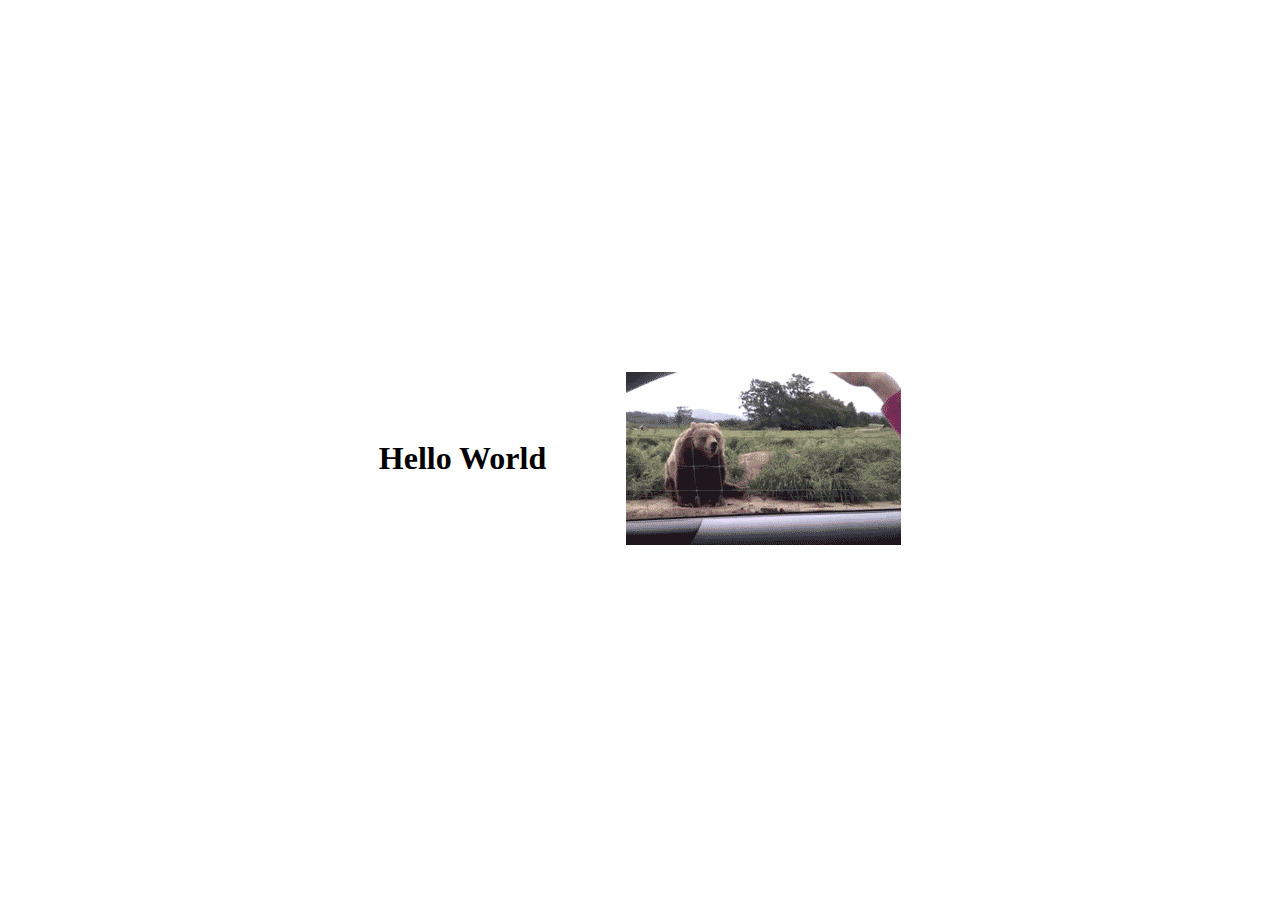
<file: htmlcss-hello/index.html>
<!DOCTYPE html>
<html lang="en">
<head>
    <meta charset="UTF-8">
    <meta http-equiv="X-UA-Compatible" content="IE=edge">
    <meta name="viewport" content="width=device-width, initial-scale=1.0">
    <title>Hello World</title>

    <link rel="stylesheet" href="style.css">
</head>
<body>
    <h1>Hello World</h1>
    <img src="bear.gif" alt="bear">
</body>
</html>
</file>
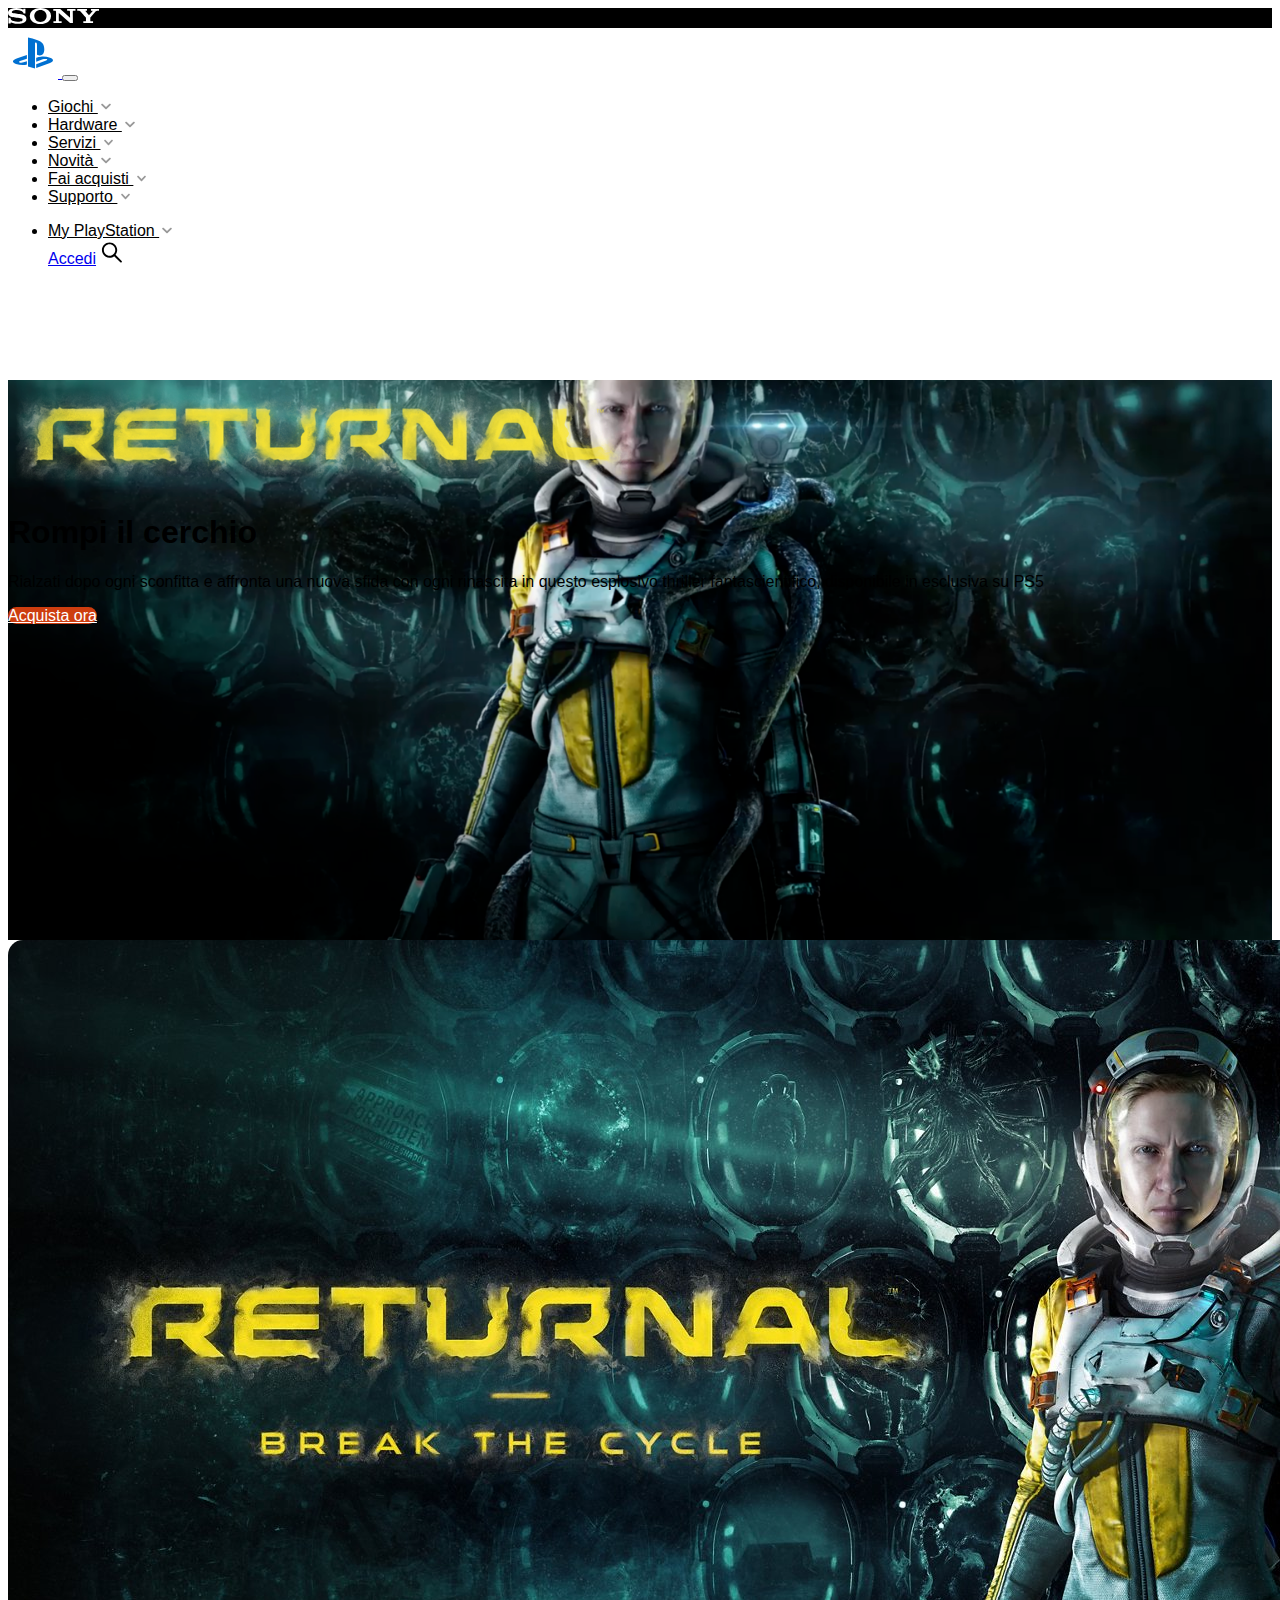
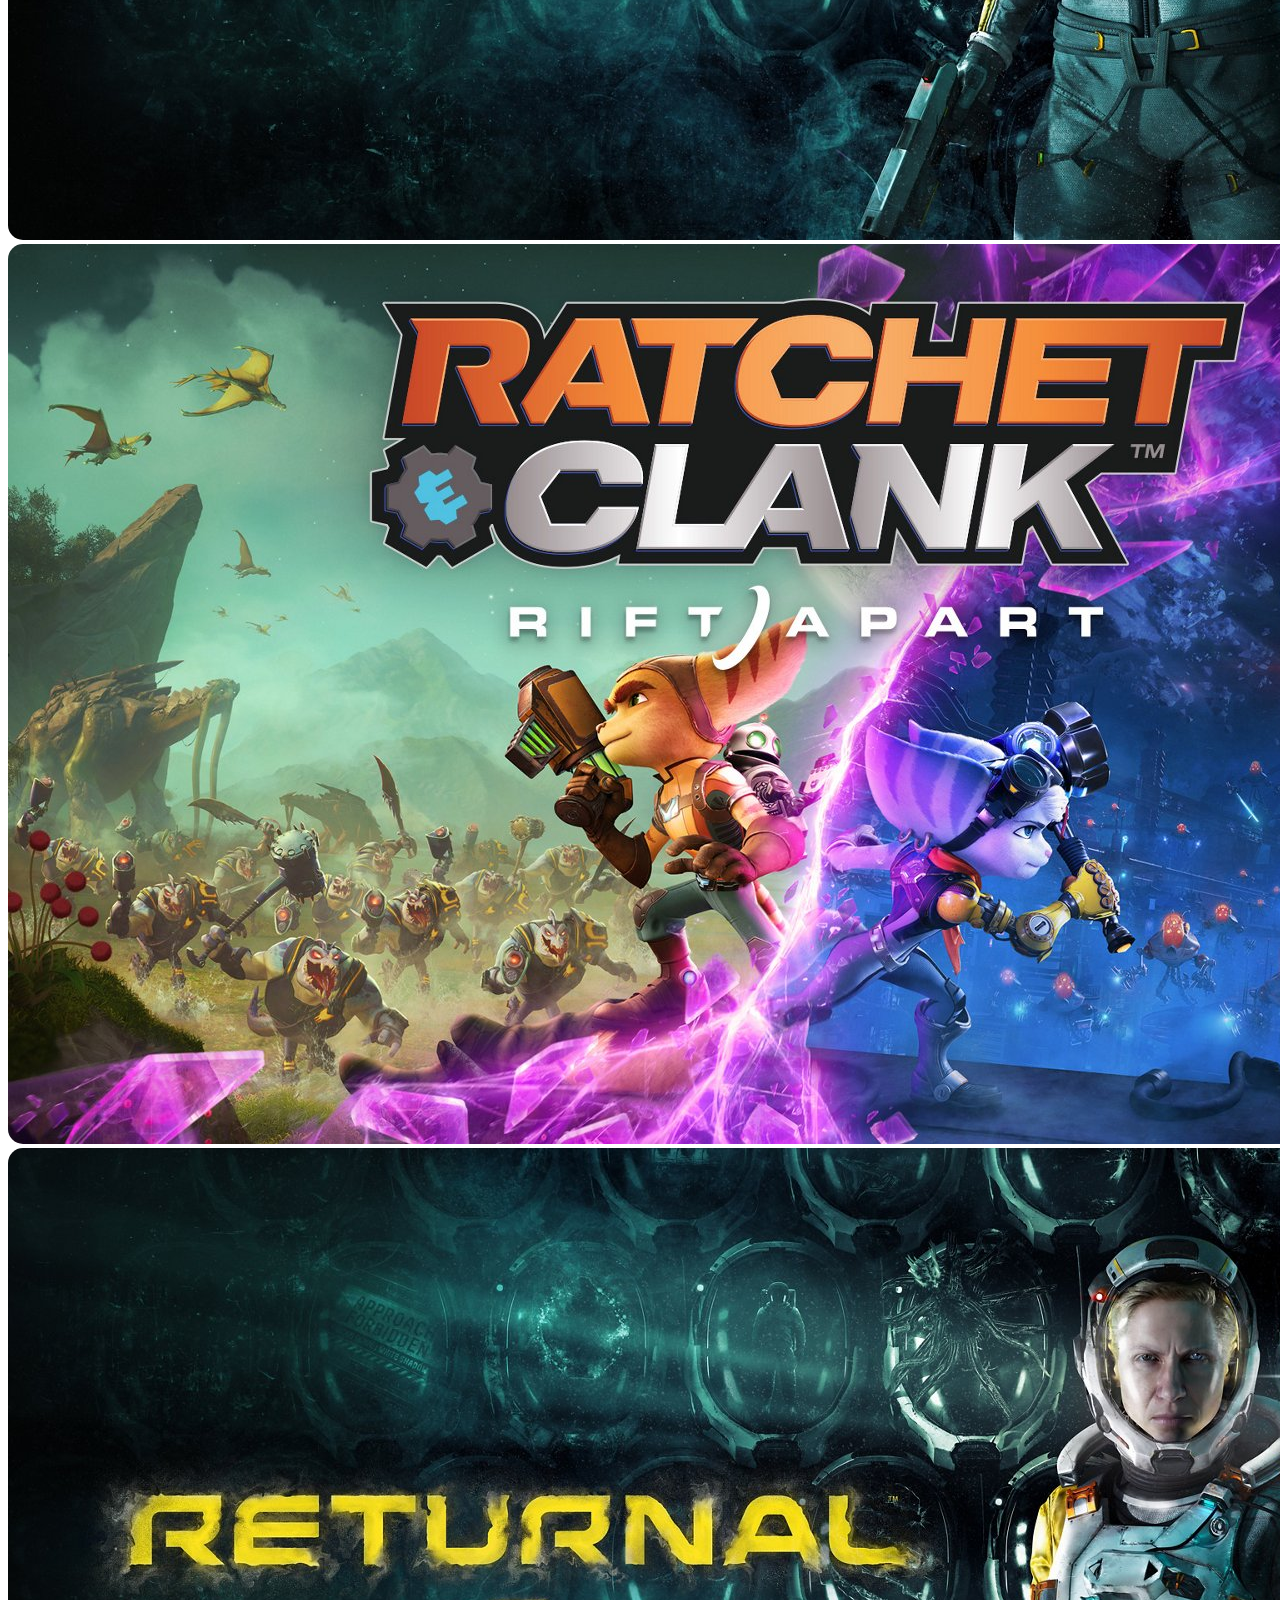
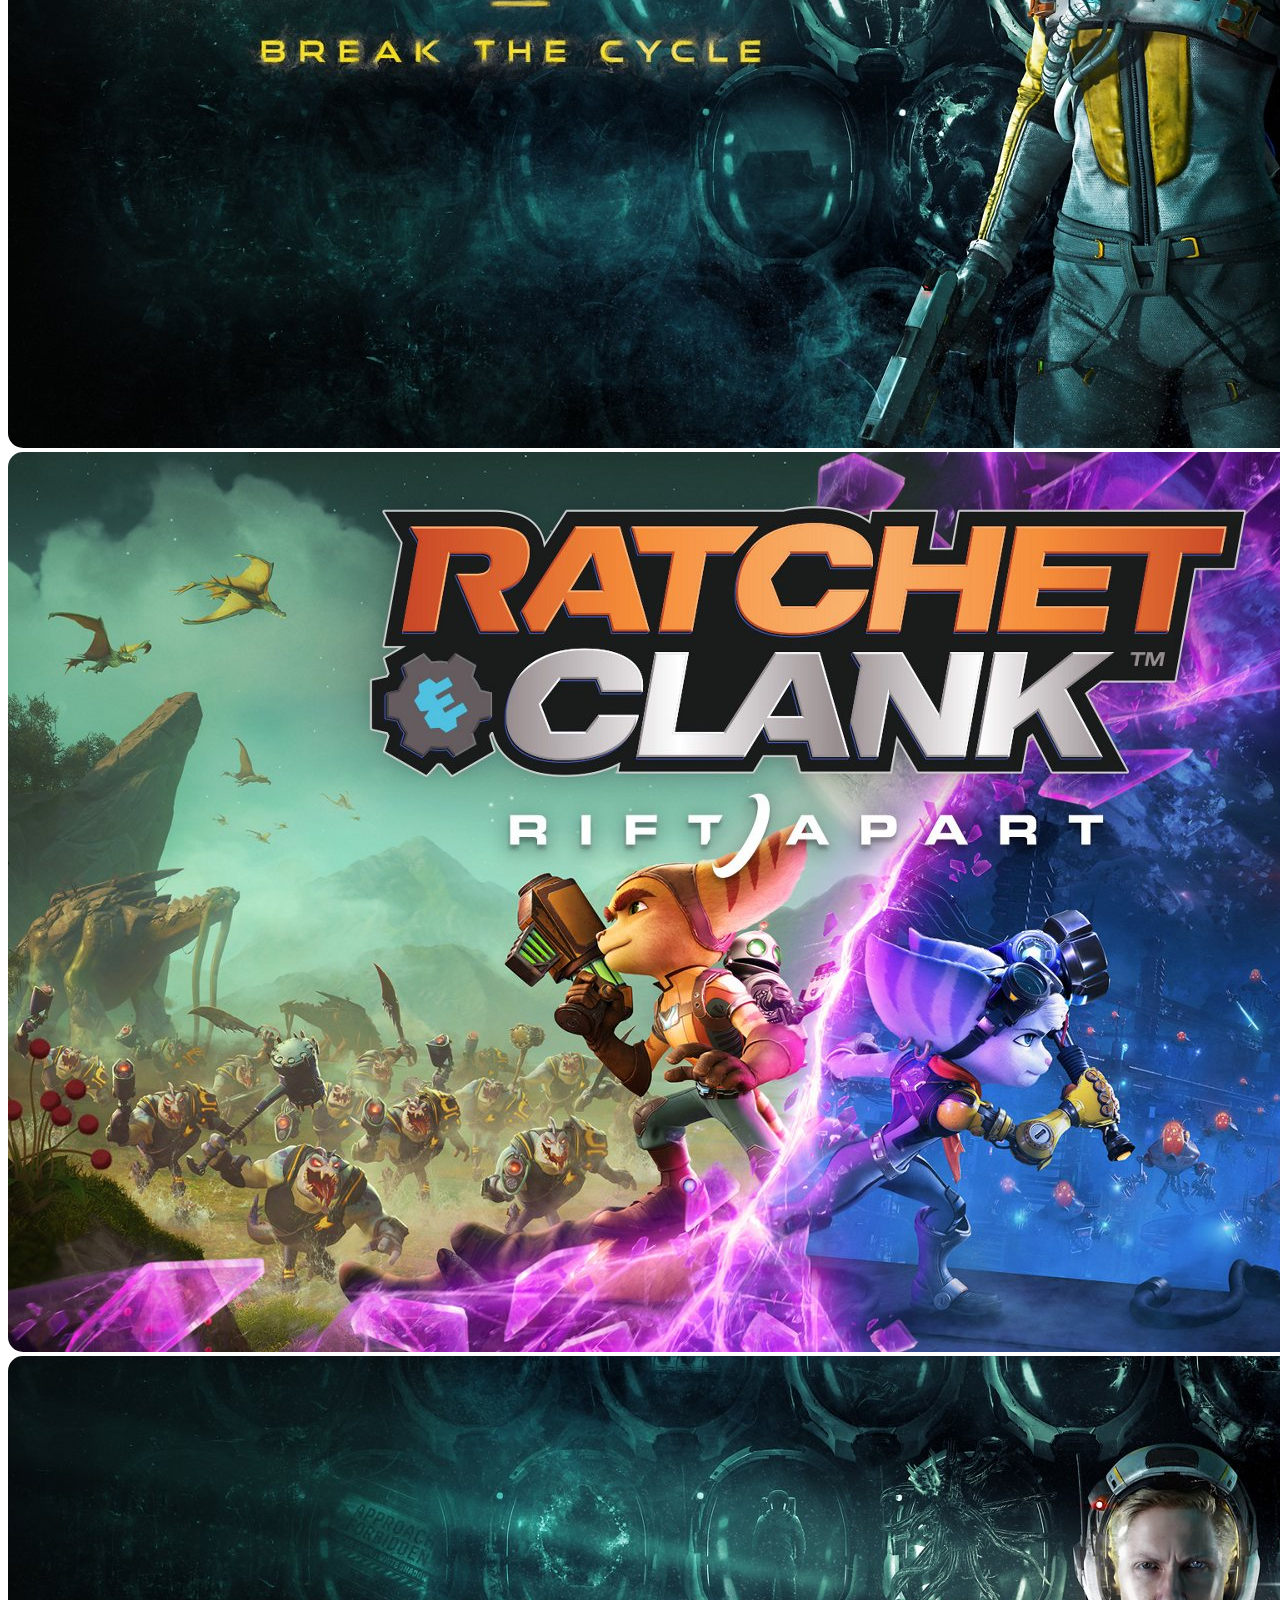
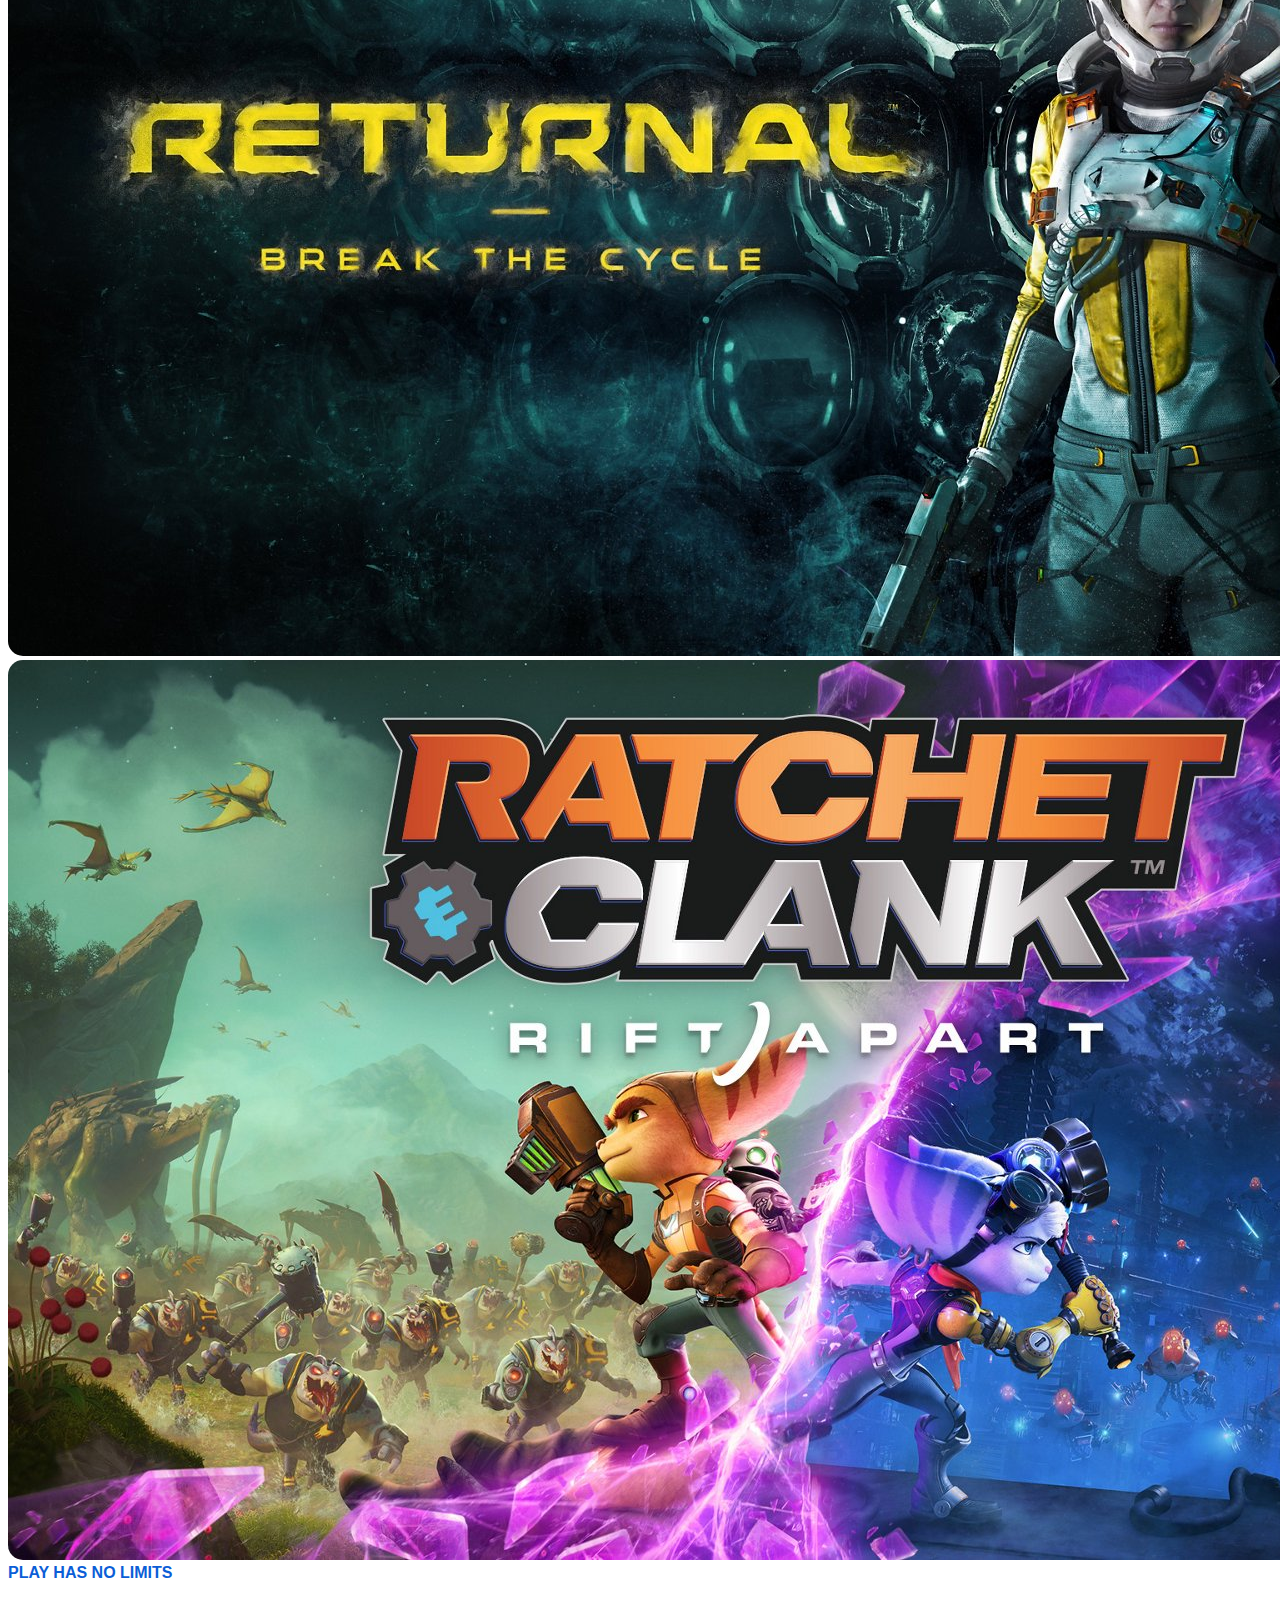
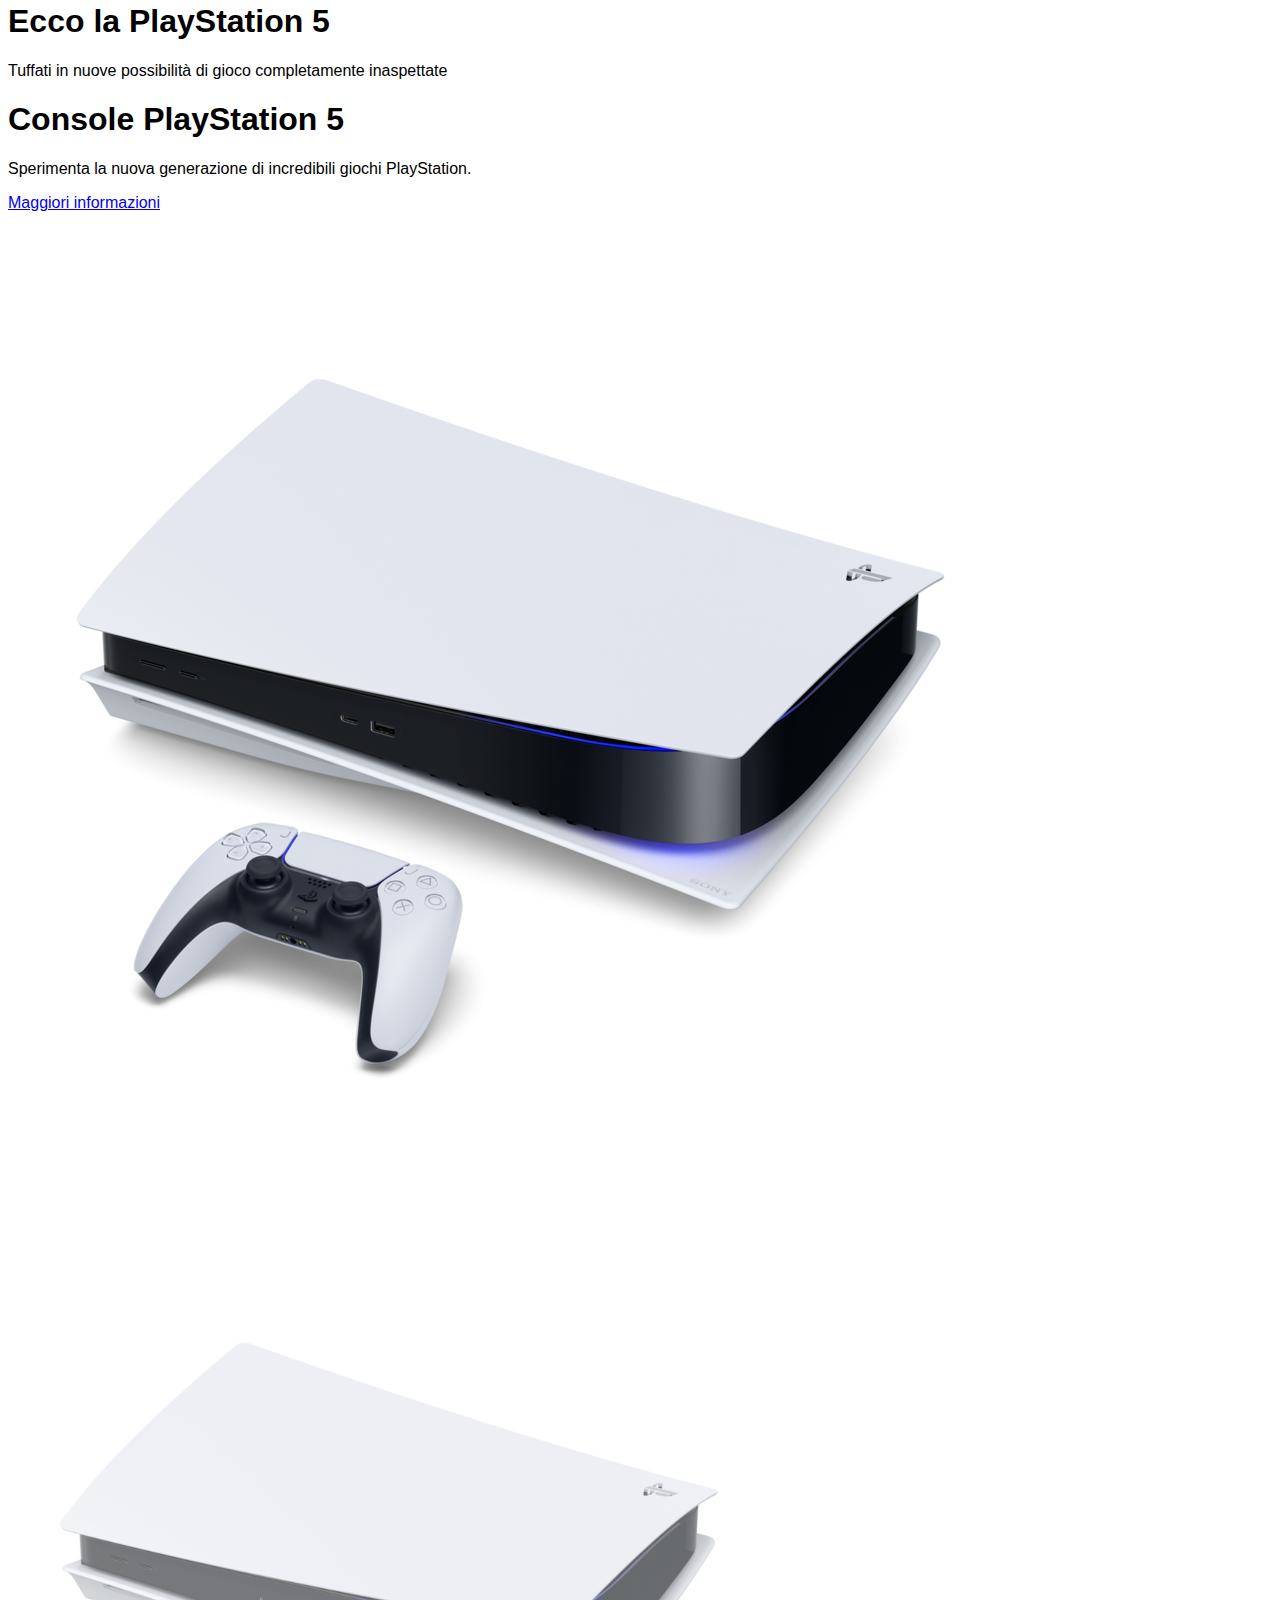
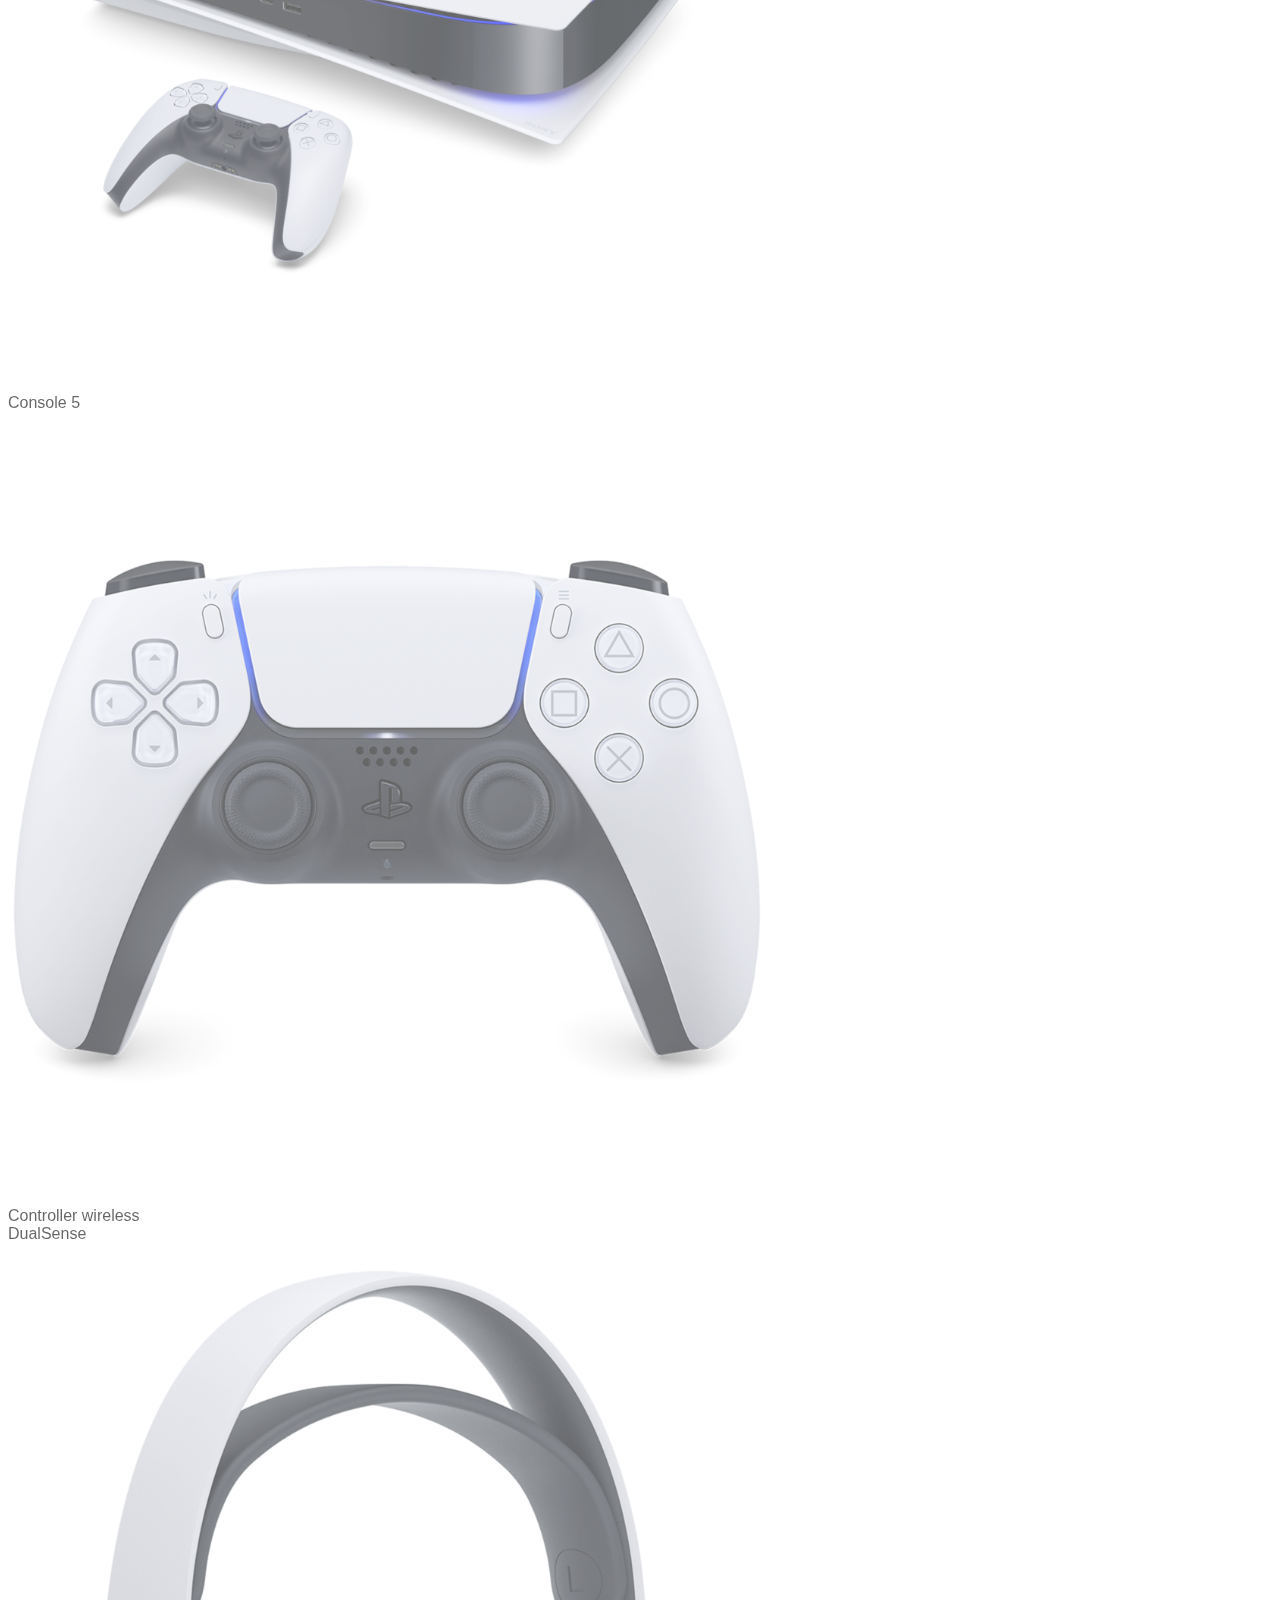
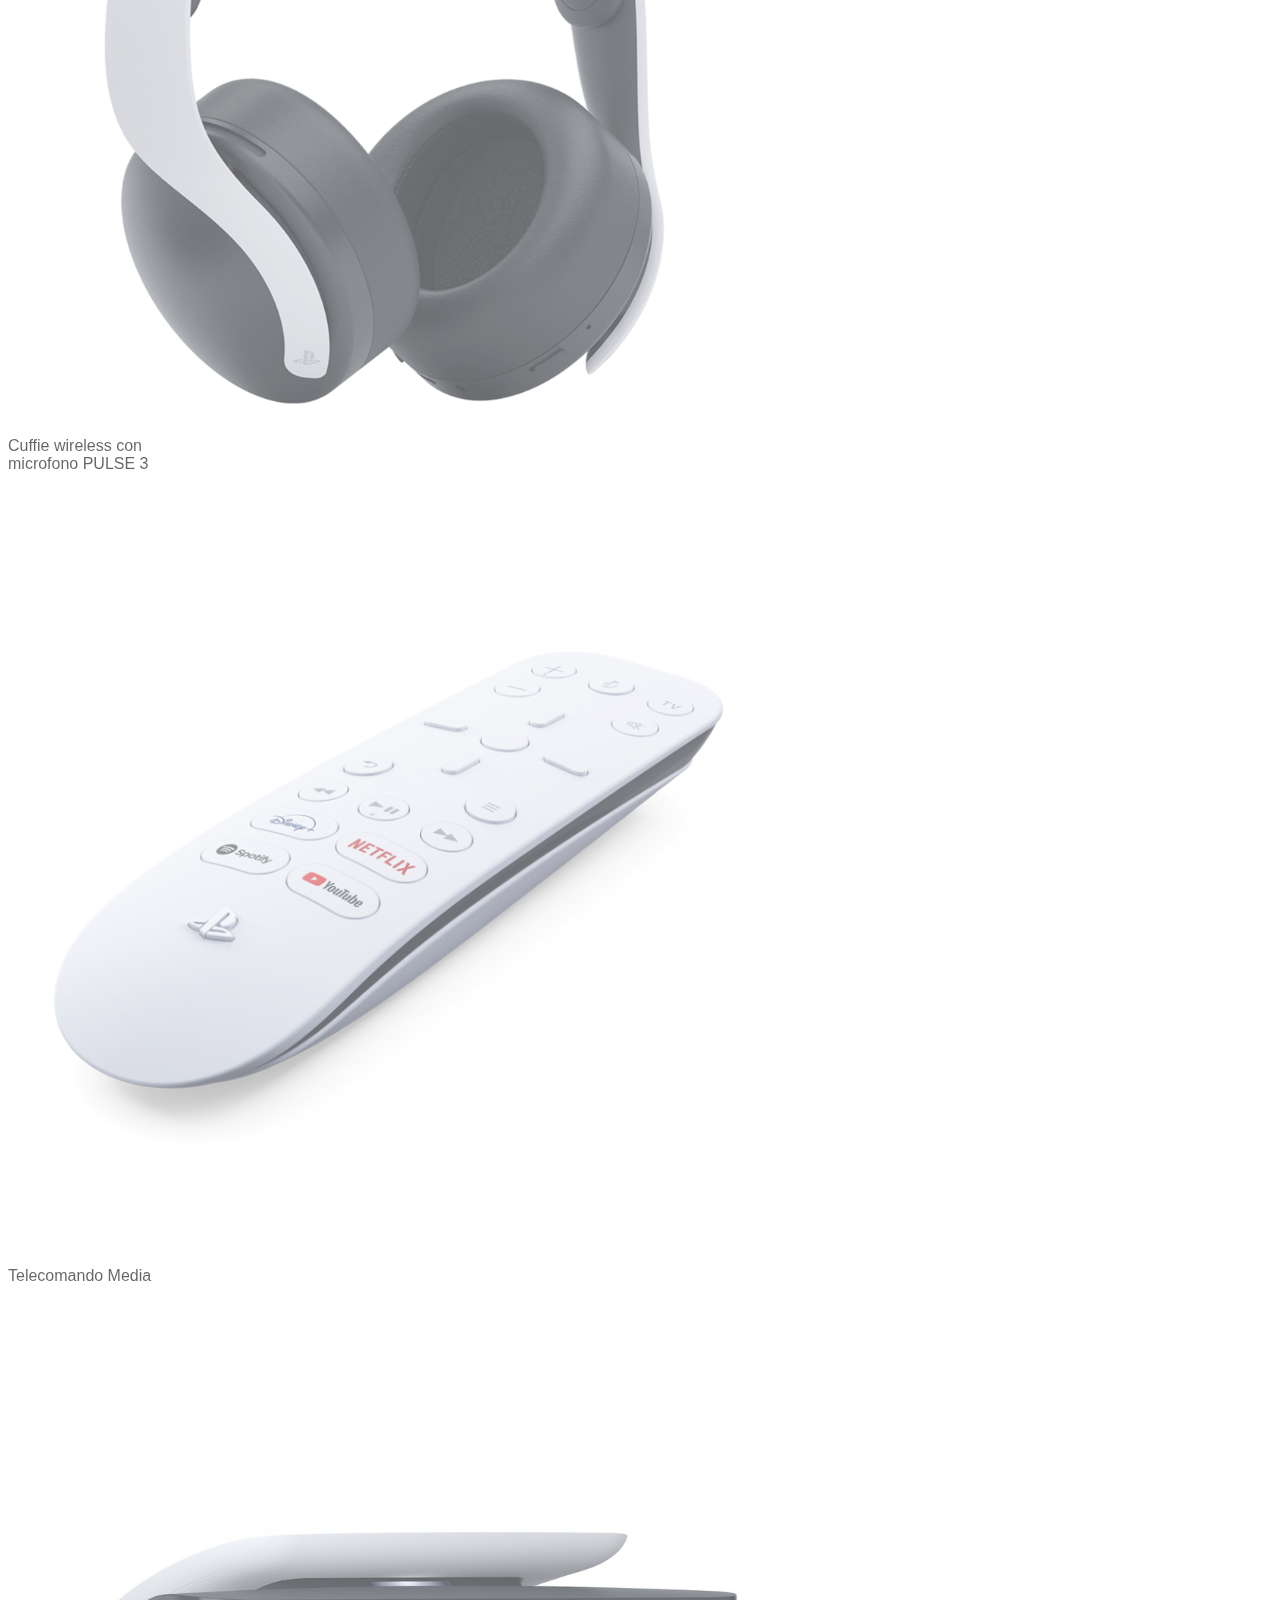
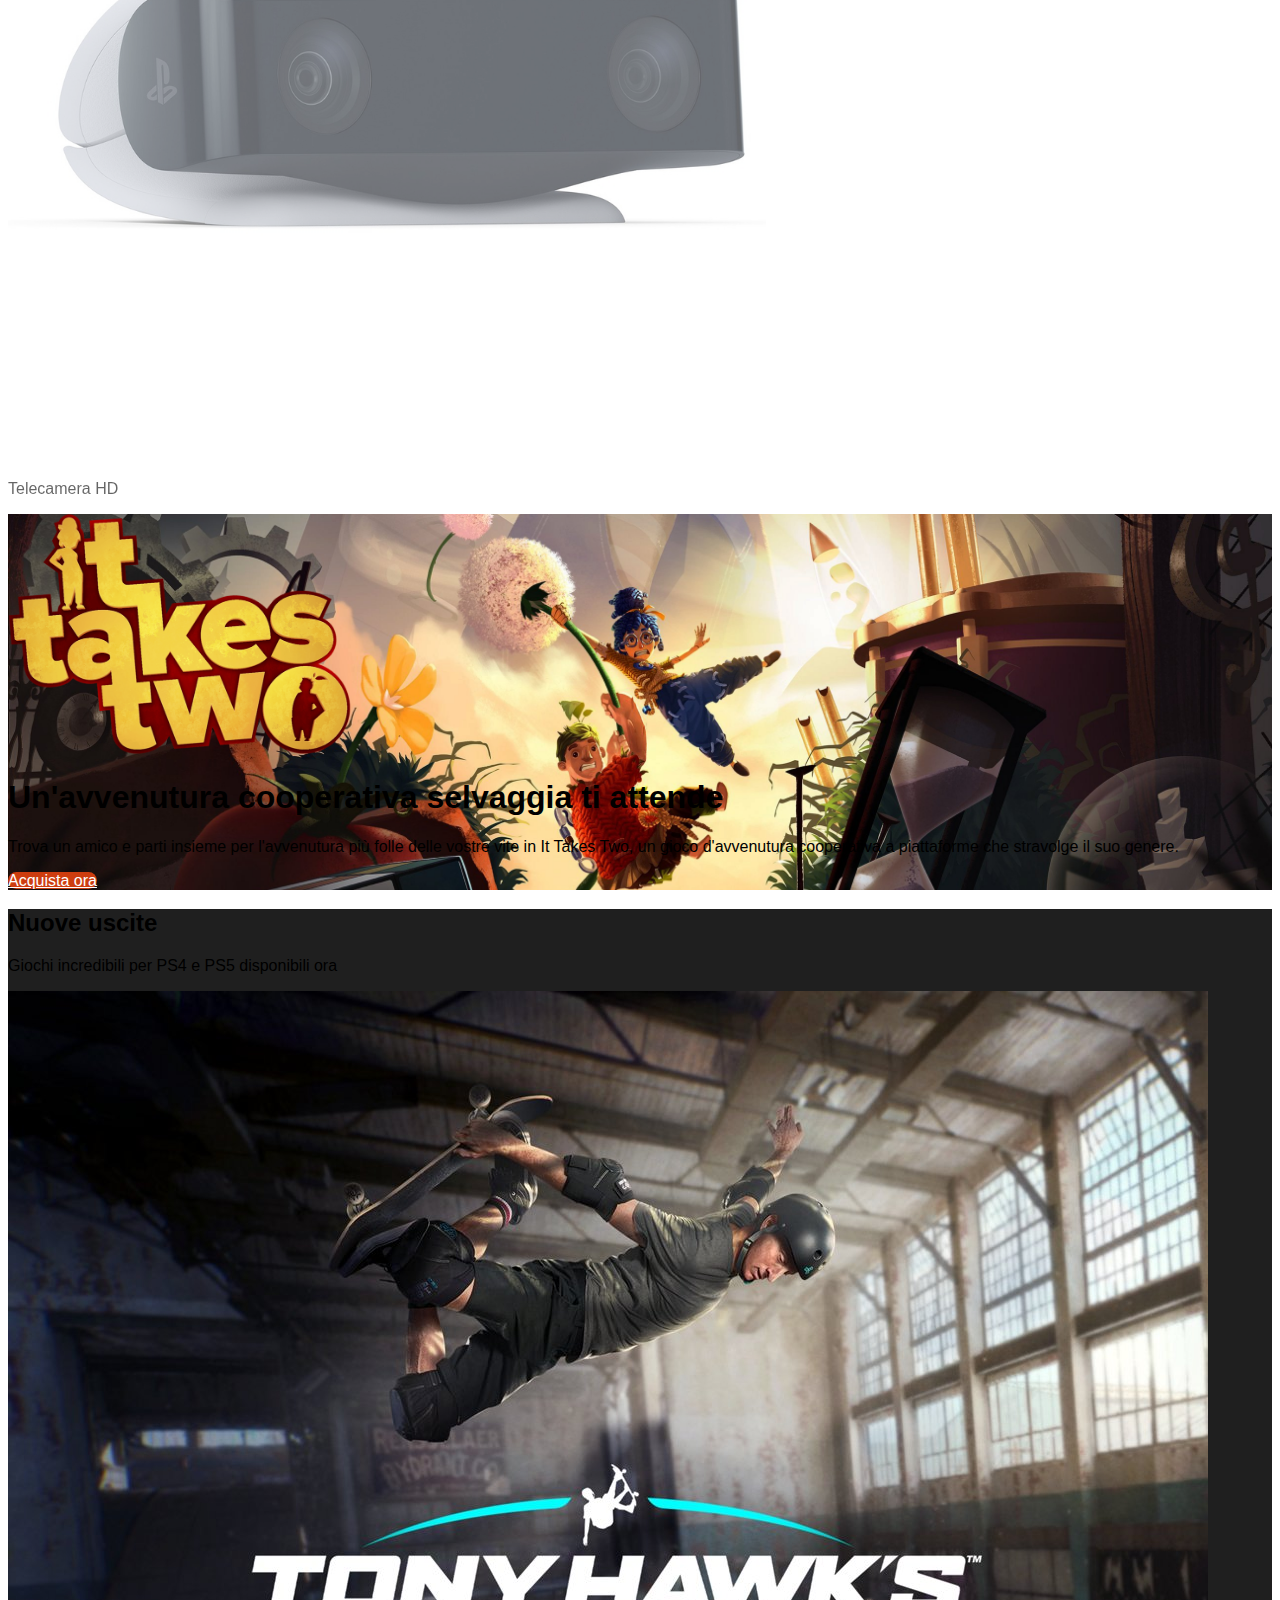
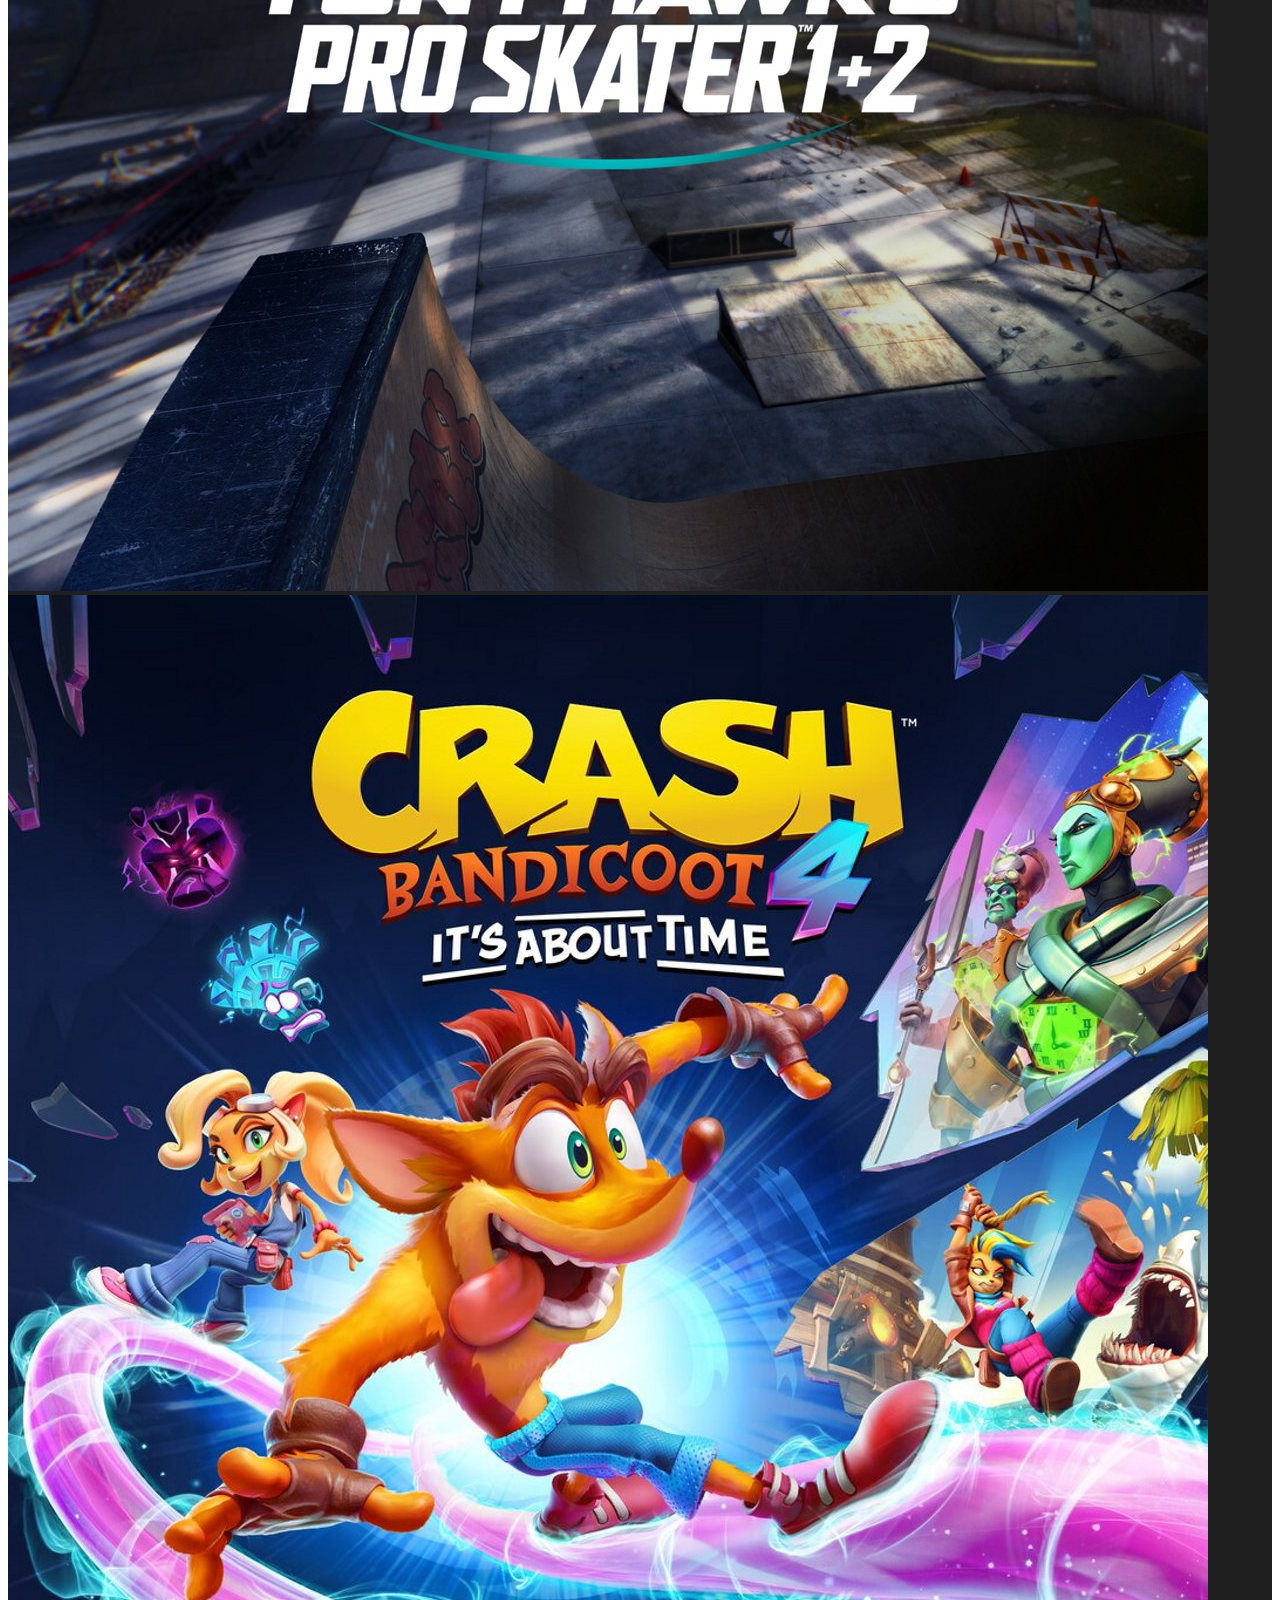
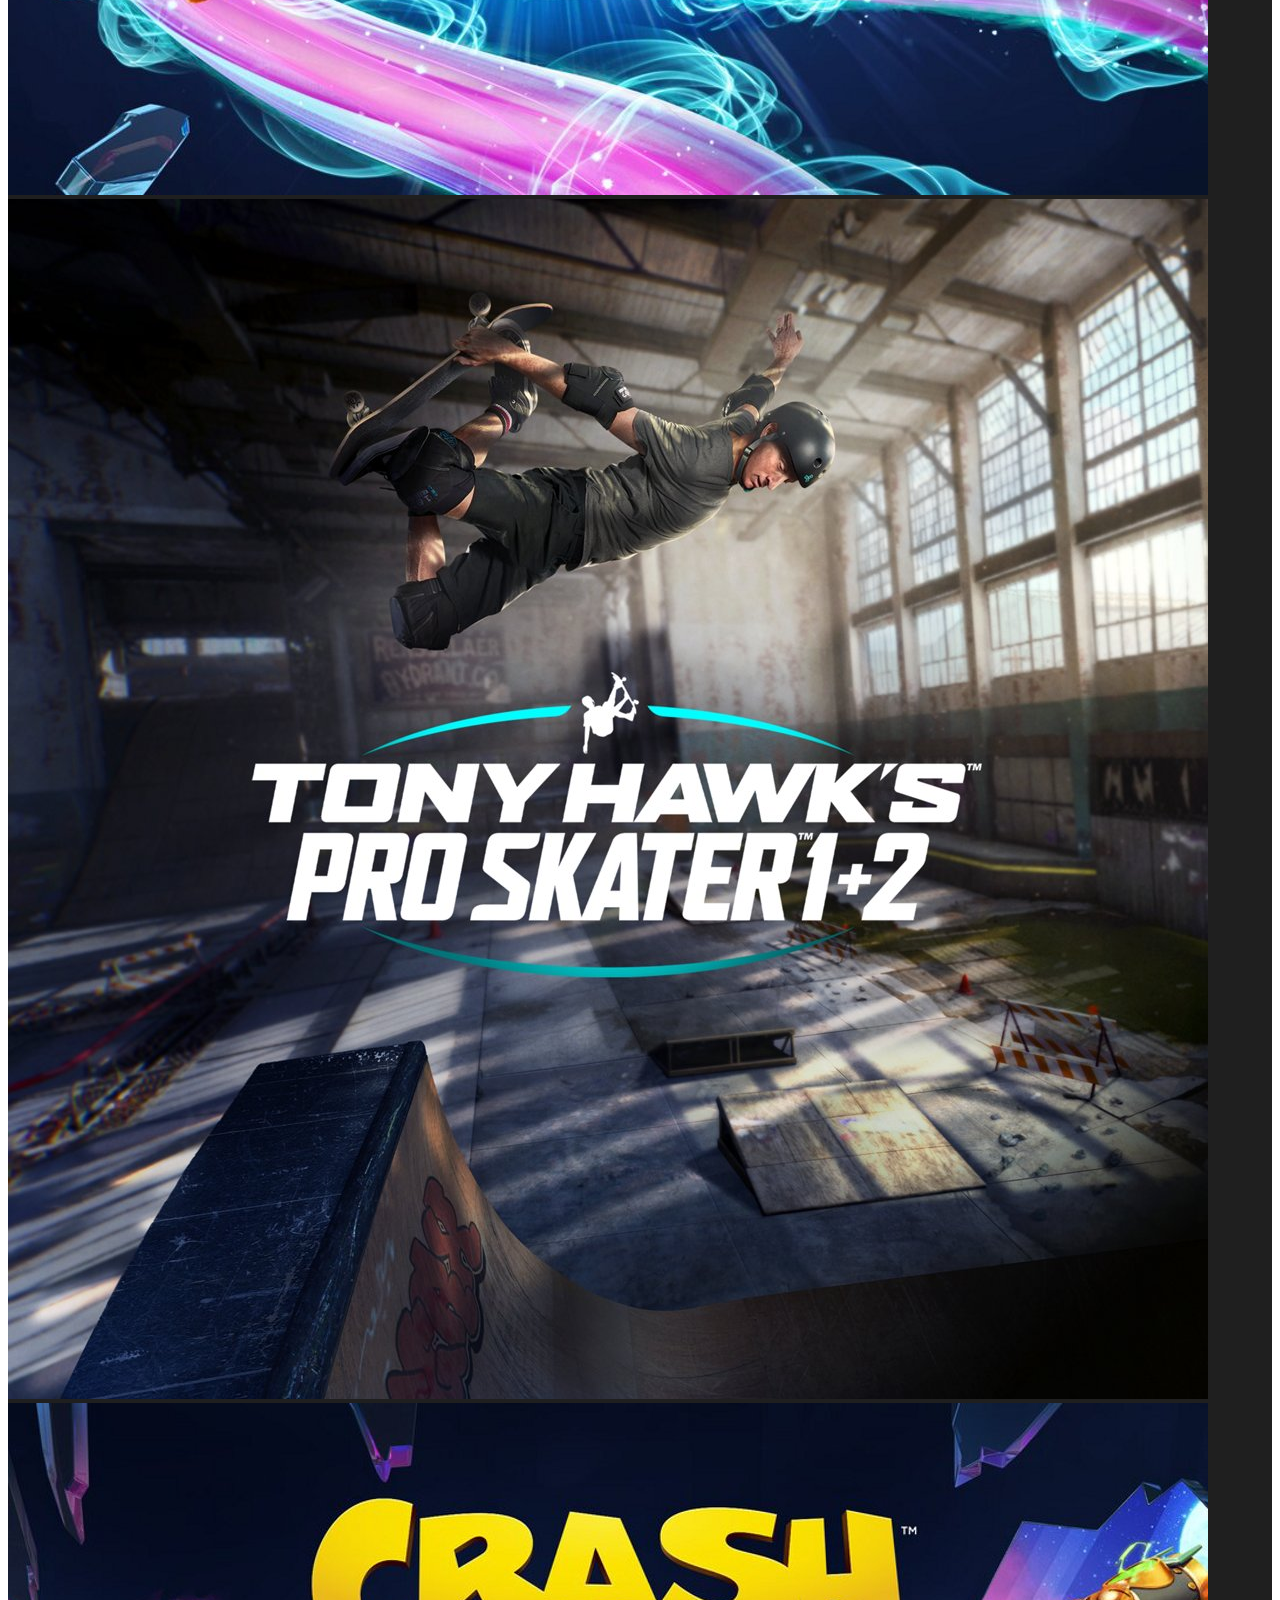
<file: htmlcss-playstation/index.html>
<!DOCTYPE html>
<html lang="it">
  <head>
    <meta charset="UTF-8" />
    <meta http-equiv="X-UA-Compatible" content="IE=edge" />
    <meta name="viewport" content="width=device-width, initial-scale=1.0" />
    <title>HTML CSS PlayStation</title>
    <link rel="shortcut icon" href="img/play_logo.svg" type="image/x-icon" />

    <link
      href="https://cdn.jsdelivr.net/npm/bootstrap@5.1.3/dist/css/bootstrap.min.css"
      rel="stylesheet"
      integrity="sha384-1BmE4kWBq78iYhFldvKuhfTAU6auU8tT94WrHftjDbrCEXSU1oBoqyl2QvZ6jIW3"
      crossorigin="anonymous"
    />
    <link rel="stylesheet" href="css/style.css" />
  </head>
  <body>
    <header class="fixed-top">
      <!-- Header Top -->
      <div id="header-top">
        <div class="container-fluid">
          <div class="row p-2">
            <div class="col-12 text-end">
              <img src="img/sony_logo.svg" alt="sony logo" />
            </div>
          </div>
        </div>
      </div>
      <!-- Header Bottom - Nav -->
      <nav id="header-bottom" class="navbar navbar-expand-lg navbar-light">
        <div class="container-fluid">
          <!-- Logo -->
          <a class="navbar-brand" href="#">
            <img src="img/play_logo.svg" alt="playstation logo" />
          </a>
          <!-- Button Mobile Hamburger -->
          <button
            class="navbar-toggler"
            type="button"
            data-bs-toggle="collapse"
            data-bs-target="#navbarSupportedContent"
            aria-controls="navbarSupportedContent"
            aria-expanded="false"
            aria-label="Toggle navigation"
          >
            <span class="navbar-toggler-icon"></span>
          </button>

          <!-- Navigation Elements -->
          <div class="collapse navbar-collapse" id="navbarSupportedContent">
            <!-- Left Lift -->
            <ul class="navbar-nav gap-2 me-auto">
              <!-- Single -->
              <li class="nav-item dropdown">
                <a
                  class="nav-link"
                  href="#"
                  id="navbarDropdown"
                  role="button"
                  data-bs-toggle="dropdown"
                  aria-expanded="false"
                >
                  Giochi
                  <img
                    class="my-chevron none"
                    src="img/chevron-down-solid.svg"
                    alt="chevron"
                  />
                  <img
                    class="my-chevron hover"
                    src="img/chevron-down-solid-hover.svg"
                    alt="chevron"
                  />
                </a>
              </li>
              <!-- Single -->
              <li class="nav-item dropdown">
                <a
                  class="nav-link"
                  href="#"
                  id="navbarDropdown"
                  role="button"
                  data-bs-toggle="dropdown"
                  aria-expanded="false"
                >
                  Hardware
                  <img
                    class="my-chevron none"
                    src="img/chevron-down-solid.svg"
                    alt="chevron"
                  />
                  <img
                    class="my-chevron hover"
                    src="img/chevron-down-solid-hover.svg"
                    alt="chevron"
                  />
                </a>
              </li>
              <!-- Single -->
              <li class="nav-item dropdown">
                <a
                  class="nav-link"
                  href="#"
                  id="navbarDropdown"
                  role="button"
                  data-bs-toggle="dropdown"
                  aria-expanded="false"
                >
                  Servizi
                  <img
                    class="my-chevron none"
                    src="img/chevron-down-solid.svg"
                    alt="chevron"
                  />
                  <img
                    class="my-chevron hover"
                    src="img/chevron-down-solid-hover.svg"
                    alt="chevron"
                  />
                </a>
              </li>
              <!-- Single -->
              <li class="nav-item dropdown">
                <a
                  class="nav-link"
                  href="#"
                  id="navbarDropdown"
                  role="button"
                  data-bs-toggle="dropdown"
                  aria-expanded="false"
                >
                  Novità
                  <img
                    class="my-chevron none"
                    src="img/chevron-down-solid.svg"
                    alt="chevron"
                  />
                  <img
                    class="my-chevron hover"
                    src="img/chevron-down-solid-hover.svg"
                    alt="chevron"
                  />
                </a>
              </li>
              <!-- Single -->
              <li class="nav-item dropdown">
                <a
                  class="nav-link"
                  href="#"
                  id="navbarDropdown"
                  role="button"
                  data-bs-toggle="dropdown"
                  aria-expanded="false"
                >
                  Fai acquisti
                  <img
                    class="my-chevron none"
                    src="img/chevron-down-solid.svg"
                    alt="chevron"
                  />
                  <img
                    class="my-chevron hover"
                    src="img/chevron-down-solid-hover.svg"
                    alt="chevron"
                  />
                </a>
              </li>
              <!-- Single -->
              <li class="nav-item dropdown">
                <a
                  class="nav-link"
                  href="#"
                  id="navbarDropdown"
                  role="button"
                  data-bs-toggle="dropdown"
                  aria-expanded="false"
                >
                  Supporto
                  <img
                    class="my-chevron none"
                    src="img/chevron-down-solid.svg"
                    alt="chevron"
                  />
                  <img
                    class="my-chevron hover"
                    src="img/chevron-down-solid-hover.svg"
                    alt="chevron"
                  />
                </a>
              </li>
            </ul>
            <!-- Right List -->
            <ul class="navbar-nav gap-2">
              <!-- Single -->
              <li class="nav-item dropdown">
                <a
                  class="nav-link"
                  href="#"
                  id="navbarDropdown"
                  role="button"
                  data-bs-toggle="dropdown"
                  aria-expanded="false"
                >
                  My PlayStation
                  <img
                    class="my-chevron none"
                    src="img/chevron-down-solid.svg"
                    alt="chevron"
                  />
                  <img
                    class="my-chevron hover"
                    src="img/chevron-down-solid-hover.svg"
                    alt="chevron"
                  />
                </a>
              </li>
              <!-- Single -->
              <a href="#" class="btn btn-dark my-btn me-2">Accedi</a>
              <!-- Single -->
              <img
                class="my-icon align-self-center"
                src="img/lens.svg"
                alt="lens icon"
              />
            </ul>
          </div>
        </div>
      </nav>
    </header>

    <!-- Main -->
    <main>
      <!-- Section Jumbotron -->
      <section id="jumbo" class="my-banner text-white">
        <div class="container-fluid h-100">
          <div class="row h-100 align-items-end p-1 p-sm-3 p-md-5 pb-5 pb-sm-5">
            <div class="col-12 col-lg-5">
              <img
                class="logo mb-4"
                src="img/returnal-hero-banner-logo.png"
                alt="returnal logo"
              />
              <h1 class="mb-4">Rompi il cerchio</h1>
              <p class="mb-4">
                Rialzati dopo ogni sconfitta e affronta una nuova sfida con ogni
                rinascita in questo esplosivo thriller fantascientifico,
                disponibile in esclusiva su PS5
              </p>
              <a href="#" class="btn my-btn">Acquista ora</a>
            </div>
          </div>
        </div>
      </section>

      <!-- Section Suggested -->
      <section class="mb-5" id="suggested">
        <div class="container-fluid">
          <div class="row p-1 px-sm-3 px-md-5 py-4 py-sm-4 gy-4">
            <div class="col-6 col-sm-4 col-lg-2">
              <img
                class="img-fluid hover-overlay"
                src="img/returnal-listing-thumb-01-ps5.jpg"
                alt="returnal thumbnail"
              />
            </div>
            <div class="col-6 col-sm-4 col-lg-2">
              <img
                class="img-fluid"
                src="img/ratchet-and-clank-rift-apart-keyart.jpg"
                alt="ratchet thumbnail"
              />
            </div>
            <div class="col-6 col-sm-4 col-lg-2">
              <img
                class="img-fluid"
                src="img/returnal-listing-thumb-01-ps5.jpg"
                alt="returnal thumbnail"
              />
            </div>
            <div class="col-6 col-sm-4 col-lg-2">
              <img
                class="img-fluid"
                src="img/ratchet-and-clank-rift-apart-keyart.jpg"
                alt="ratchet thumbnail"
              />
            </div>
            <div class="col-6 col-sm-4 col-lg-2">
              <img
                class="img-fluid"
                src="img/returnal-listing-thumb-01-ps5.jpg"
                alt="returnal thumbnail"
              />
            </div>
            <div class="col-6 col-sm-4 col-lg-2">
              <img
                class="img-fluid"
                src="img/ratchet-and-clank-rift-apart-keyart.jpg"
                alt="ratchet thumbnail"
              />
            </div>
          </div>
        </div>
      </section>

      <!-- Section PlayStation 5 -->
      <section id="playstation5">
        <!-- Top -->
        <div class="container-fluid">
          <div class="row p-1 py-4 p-sm-3 p-md-5 pb-0 pb-sm-0">
            <div class="col-12 text-center">
              <span>Play has no limits</span>
              <h1 class="mb-4">Ecco la PlayStation 5</h1>
              <p class="mb-5 mb-md-0">
                Tuffati in nuove possibilità di gioco completamente inaspettate
              </p>
            </div>
          </div>
          <!-- Middle -->
          <div class="row p-1 px-sm-3 px-md-5 py-sm-0">
            <!-- MD Left -->
            <div class="col-12 col-md-6 align-self-center">
              <h1 class="mb-4">Console PlayStation 5</h1>
              <p>
                Sperimenta la nuova generazione di incredibili giochi
                PlayStation.
              </p>
              <a href="#" class="btn btn-primary my-btn"
                >Maggiori informazioni</a
              >
            </div>
            <!-- MD Right -->
            <div class="col-12 col-md-6">
              <img
                class="img-fluid"
                src="img/playstation-5-thumb.png"
                alt="playstation 5"
              />
            </div>
          </div>
          <!-- Accessories -->
          <div
            id="accessories"
            class="row p-1 p-sm-3 p-md-5 pt-sm-0 text-center mb-3 mb-md-0"
          >
            <div class="col-4 col-md mb-3 mb-md-0">
              <img
                class="mb-3 mb-md-0"
                src="img/playstation-5-thumb.png"
                alt="playstation 5 thumbnail"
              />
              <p class="d-none d-md-block">Console 5</p>
            </div>
            <div class="col-4 col-md">
              <img src="img/joypad-thumb.png" alt="joypad thumbnail" />
              <p class="d-none d-md-block">
                Controller wireless<br />DualSense
              </p>
            </div>
            <div class="col-4 col-md">
              <img src="img/headset-thumb.png" alt="headset thumbnail" />
              <p class="d-none d-md-block">
                Cuffie wireless con<br />microfono PULSE 3
              </p>
            </div>
            <div class="col-4 col-md">
              <img src="img/remote-thumb.png" alt="remote thumbnail" />
              <p class="d-none d-md-block">Telecomando Media</p>
            </div>
            <div class="col-4 col-md">
              <img src="img/camera-thumb.jpg" alt="camera thumbnail" />
              <p class="d-none d-md-block">Telecamera HD</p>
            </div>
          </div>
        </div>
      </section>

      <!-- Section Banner -->
      <section id="banner" class="my-banner text-white">
        <div class="container-fluid">
          <div class="row p-1 p-sm-3 p-md-5 py-5 py-sm-5">
            <div class="col-12 col-lg-5 col-xl-4">
              <img
                class="big-logo mb-4"
                src="img/it-takes-two-logo.png"
                alt="it takes two logo"
              />
              <h1 class="mb-4">
                Un'avvenutura cooperativa selvaggia ti attende
              </h1>
              <p class="mb-4">
                Trova un amico e parti insieme per l'avvenutura più folle delle
                vostre vite in It Takes Two, un gioco d'avvenutura cooperativa a
                piattaforme che stravolge il suo genere.
              </p>
              <a href="#" class="btn my-btn">Acquista ora</a>
            </div>
          </div>
        </div>
      </section>

      <!-- Section New Releases -->
      <section class="text-white mb-5" id="new-releases">
        <div class="container-fluid">
          <div
            class="row px-1 px-sm-3 px-md-5 pb-0 pb-sm-0 pb-md-0 pt-4 pt-md-4"
          >
            <div class="col-12">
              <h2>Nuove uscite</h2>
              <p>Giochi incredibili per PS4 e PS5 disponibili ora</p>
            </div>
          </div>
          <div
            class="row p-1 p-sm-3 p-md-5 pt-0 pt-sm-0 pt-md-0 pb-4 pb-sm-4 gy-4"
          >
            <div class="col-6 col-sm-4 col-lg-2">
              <img
                class="img-fluid"
                src="img/tony-hawks-pro-skater-1-2-store-art.jpg"
                alt="tony hawks thumbnail"
              />
            </div>
            <div class="col-6 col-sm-4 col-lg-2">
              <img
                class="img-fluid"
                src="img/crash-bandicoot-4-its-about-time-store-art.jpg"
                alt="crash bandicoot thumbnail"
              />
            </div>
            <div class="col-6 col-sm-4 col-lg-2">
              <img
                class="img-fluid"
                src="img/tony-hawks-pro-skater-1-2-store-art.jpg"
                alt="tony hawks thumbnail"
              />
            </div>
            <div class="col-6 col-sm-4 col-lg-2">
              <img
                class="img-fluid"
                src="img/crash-bandicoot-4-its-about-time-store-art.jpg"
                alt="crash bandicoot thumbnail"
              />
            </div>
            <div class="col-6 col-sm-4 col-lg-2">
              <img
                class="img-fluid"
                src="img/tony-hawks-pro-skater-1-2-store-art.jpg"
                alt="tony hawks thumbnail"
              />
            </div>
            <div class="col-6 col-sm-4 col-lg-2">
              <img
                class="img-fluid"
                src="img/crash-bandicoot-4-its-about-time-store-art.jpg"
                alt="crash bandicoot thumbnail"
              />
            </div>
            <div class="col-6 col-sm-4 col-lg-2">
              <img
                class="img-fluid"
                src="img/tony-hawks-pro-skater-1-2-store-art.jpg"
                alt="tony hawks thumbnail"
              />
            </div>
            <div class="col-6 col-sm-4 col-lg-2">
              <img
                class="img-fluid"
                src="img/crash-bandicoot-4-its-about-time-store-art.jpg"
                alt="crash bandicoot thumbnail"
              />
            </div>
            <div class="col-6 col-sm-4 col-lg-2">
              <img
                class="img-fluid"
                src="img/tony-hawks-pro-skater-1-2-store-art.jpg"
                alt="tony hawks thumbnail"
              />
            </div>
            <div class="col-6 col-sm-4 col-lg-2">
              <img
                class="img-fluid"
                src="img/crash-bandicoot-4-its-about-time-store-art.jpg"
                alt="crash bandicoot thumbnail"
              />
            </div>
            <div class="col-6 col-sm-4 col-lg-2">
              <img
                class="img-fluid"
                src="img/tony-hawks-pro-skater-1-2-store-art.jpg"
                alt="tony hawks thumbnail"
              />
            </div>
            <div class="col-6 col-sm-4 col-lg-2">
              <img
                class="img-fluid"
                src="img/crash-bandicoot-4-its-about-time-store-art.jpg"
                alt="crash bandicoot thumbnail"
              />
            </div>
          </div>
        </div>
      </section>

      <!-- Section PlayStation 4 -->
      <section>
        <!-- Title -->
        <div class="container-fluid">
          <div class="row p-1 p-sm-3 p-md-5 pt-sm-0">
            <div class="col-12 text-center">
              <h1 class="mb-4">Esplora PlayStation 4</h1>
              <p class="mb-5">
                Giochi incredibili e intrattenimento senza fine.<br />Non c'è
                mai stato un momento migliore per giocare alla tua PS4.
              </p>
            </div>
            <!-- Cards -->
            <div class="col-12 col-md-4 mb-5 mb-md-4">
              <img
                src="img/ps4-slim-homepage-image-block.jpg"
                alt="playstation 4"
                class="img-fluid"
              />
              <h2>PlayStation 4</h2>
              <p>
                Giochi incredibili live su PS4, con 1 TB di spazio di
                archiviazione.
              </p>
              <a href="#" class="btn my-btn btn-primary">Scopri di più</a>
            </div>
            <div class="col-12 col-md-4 mb-5 mb-md-4">
              <img
                src="img/double11-202010-tw-psvr.jpg"
                alt="playstation vr"
                class="img-fluid"
              />
              <h2>PlayStation VR</h2>
              <p>Oltre 500 titoli ed esperienze di gioco. Scoprili tutti.</p>
              <a href="#" class="btn my-btn btn-primary">Scopri di più</a>
            </div>
            <div class="col-12 col-md-4 mb-5 mb-md-4">
              <img
                src="img/dualshock-4-listing-thumb.jpg"
                alt="dualshock"
                class="img-fluid"
              />
              <h2>Accessori</h2>
              <p>
                Migliora la tua esperienza PS4 con una gamma di accessori
                ufficiali.
              </p>
              <a href="#" class="btn my-btn btn-primary">Scopri di più</a>
            </div>
          </div>
        </div>
      </section>

      <!-- Section PS Plus -->
      <section class="mb-5" id="ps-plus">
        <div class="container-fluid">
          <div class="row px-1 px-sm-3 px-md-5">
            <!-- LG Left -->
            <div
              class="col-12 col-md-5 col-lg-4 d-flex flex-column justify-content-center my-h"
            >
              <img
                class="mb-2 mb-lg-4 logo"
                src="img/ps-plus-logo.png"
                alt="ps plus logo"
              />
              <p class="mb-3 mb-lg-4">
                Migliora la tua esperienza PlayStation con l'accesso al
                multigiocatore online, giochi mensili, sconti esclusivi e altro
                ancora.
              </p>
              <a href="#" class="btn my-btn">Esplora PlayStation Plus</a>
            </div>
            <!-- LG Right -->
            <div class="d-none d-md-block col-md-7 col-lg-8 position-relative">
              <img
                class="position-absolute"
                src="img/ps-plus-april-monthly-games-featured-image-block.png"
                alt="ps-plus"
              />
            </div>
          </div>
        </div>
      </section>

      <!-- Section PlayStation Store -->
      <section id="ps-store">
        <!-- Title -->
        <div class="container-fluid">
          <div class="row p-1 ps-sm-3 p-md-5 pt-sm-0">
            <div class="col-12 text-center">
              <h1 class="mb-4">Nuovi sconti sul PlayStation Store</h1>
              <p class="mb-5">
                Sconti pazzeschi, collezioni curate e saldi stagionali su PS5,
                PS4 e PS VR, tutti in un unico posto.
              </p>
            </div>
            <!-- Cards -->
            <div class="col-12 col-md-4 mb-3 mb-md-0">
              <img
                src="img/playstation-store-games-under-20-spotlight.jpg"
                alt="games under 20"
                class="img-fluid"
              />
            </div>
            <div class="col-12 col-md-4 mb-3 mb-md-0">
              <img
                src="img/playstation-store-golden-week-sale-spotlight.jpg"
                alt="golden week sale"
                class="img-fluid"
              />
            </div>
            <div class="col-12 col-md-4 mb-3 mb-md-0">
              <img
                src="img/playstation-store-free-to-play-spotlight.png"
                alt="free to play"
                class="img-fluid"
              />
            </div>
          </div>
        </div>
      </section>

      <!-- Section PS Now -->
      <section class="text-white mb-5" id="ps-now">
        <div class="container-fluid">
          <div class="row px-1 px-sm-3 px-md-5">
            <!-- LG Left -->
            <div
              class="col-12 col-md-5 col-lg-4 d-flex flex-column justify-content-center my-h"
            >
              <img
                class="mb-2 mb-lg-4 logo"
                src="img/ps-now-logo-two-column.png"
                alt="ps now logo"
              />
              <p class="mb-3 mb-lg-4">
                Ottieni l'accesso immediato a una vasatissima raccolta di oltre
                800 giochi per PS4, PS3 e PS2 su PS4 o PC Windows, con nuovi
                titoli aggiunti ogni mese.
              </p>
              <a href="#" class="btn my-btn">Esplora PlayStation Now</a>
            </div>
            <!-- LG Right -->
            <div class="d-none d-md-block col-md-7 col-lg-8 position-relative">
              <img
                class="position-absolute"
                src="img/ps-now-april-featured-image-block.png"
                alt="ps-now"
              />
            </div>
          </div>
        </div>
      </section>

      <!-- Section Social Media -->
      <section id="social-media">
        <!-- Title -->
        <div class="container-fluid">
          <div class="row p-1 p-sm-3 p-md-3">
            <div class="col-12 text-center">
              <h1 class="mb-4 mb-sm-5">Seguici sui social media</h1>
              <!-- Social -->
              <div class="row p-3 justify-content-center p-sm-5 pt-sm-0">
                <div class="col-6 col-sm-3 col-lg-2 mb-3 mb-md-0">
                  <img src="img/twitter.jpg" alt="twitter" class="img-fluid" />
                </div>
                <div class="col-6 col-sm-3 col-lg-2 mb-3 mb-md-0">
                  <img
                    src="img/facebook.jpg"
                    alt="facebook"
                    class="img-fluid"
                  />
                </div>
                <div class="col-6 col-sm-3 col-lg-2">
                  <img
                    src="img/instagram.jpg"
                    alt="instagram"
                    class="img-fluid"
                  />
                </div>
                <div class="col-6 col-sm-3 col-lg-2">
                  <img src="img/youtube.png" alt="youtube" class="img-fluid" />
                </div>
              </div>
            </div>
          </div>
        </div>
      </section>
    </main>

    <!-- Footer -->
    <footer class="text-white">
      <div class="container-fluid">
        <div class="row px-1 py-5 px-sm-3 px-md-5">
          <!-- Logo + Region -->
          <div class="col-12 col-lg-6">
            <img class="mb-4" src="img/ps-footer.svg" alt="playstation logo" />
            <span class="d-block mb-5"
              ><img
                class="my-icon me-2"
                src="img/language-globe.svg"
                alt="language icon"
              />
              Country / Region: Italy</span
            >
          </div>
          <!-- Links -->
          <div class="col-12 col-lg-6">
            <div class="row">
              <div class="col-12 col-md-4">
                <ul>
                  <li>Link footer n</li>
                  <li>Link footer n</li>
                  <li>Link footer n</li>
                  <li>Link footer n</li>
                  <li>Link footer n</li>
                </ul>
              </div>
              <div class="col-12 col-md-4">
                <ul>
                  <li>Link footer n</li>
                  <li>Link footer n</li>
                  <li>Link footer n</li>
                  <li>Link footer n</li>
                  <li>Link footer n</li>
                  <li>Link footer n</li>
                  <li>Link footer n</li>
                </ul>
              </div>
              <div class="col-12 col-md-4">
                <ul>
                  <li>Link footer n</li>
                  <li>Link footer n</li>
                  <li>Link footer n</li>
                </ul>
              </div>
            </div>
          </div>
        </div>
        <!-- Bottom Row -->
        <div
          id="bottom-footer"
          class="row px-1 p-sm-3 p-md-5 pt-0 pt-sm-0 pt-md-0"
        >
          <div class="col-12 col-lg-6">
            <img class="mb-2" src="img/sie-logo.svg" alt="sie logo" />
            <p>
              Website @2021 Sony Interactve Entertainmente Europe Limited. Tutti
              i contenuti, nome dei giochi, nomi commerciali e/o abbigliamento,
              marchi registrati, grafica e immagini associati sono marchi
              registrati e/o materiale protetto da copyright dei rispettivi
              proprietari. Tutti i diritti riservati.
              <a href="#">Maggiori info</a>
            </p>
          </div>
        </div>
      </div>
    </footer>
  </body>
</html>
</file>
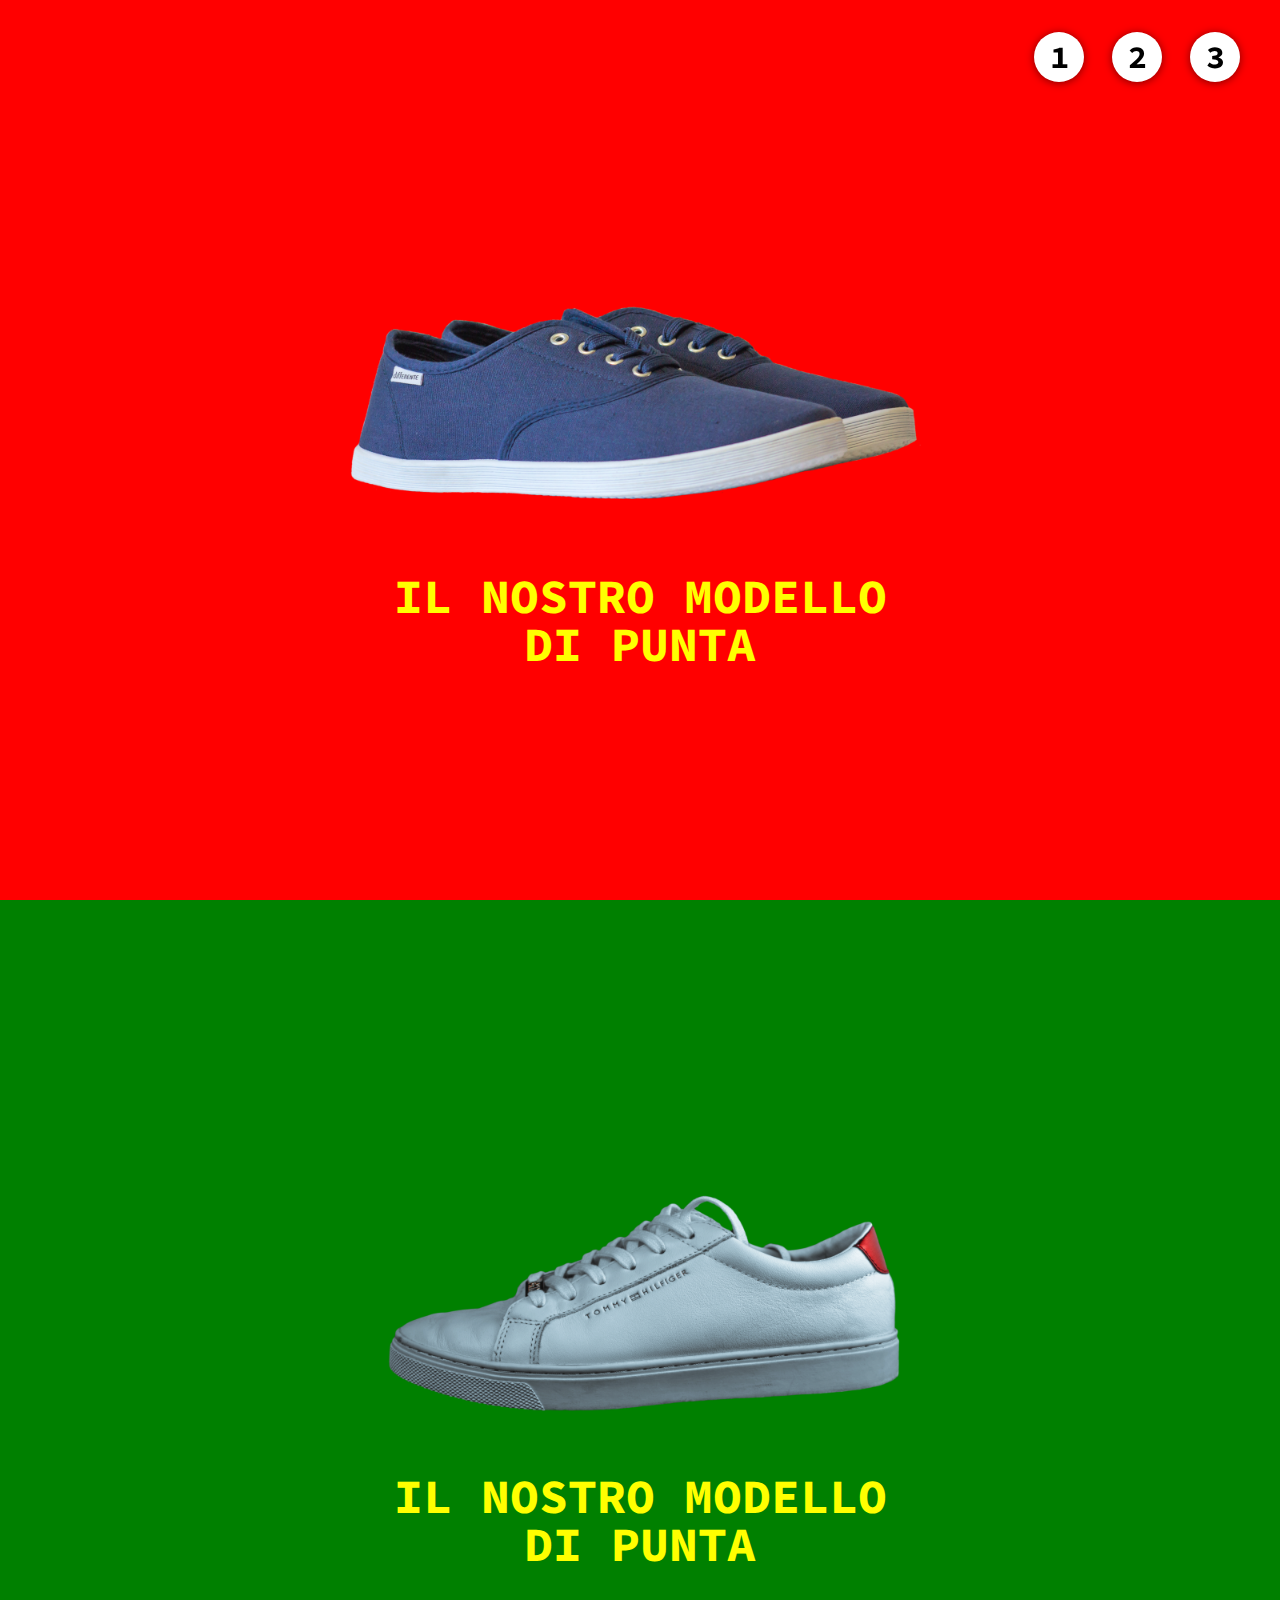
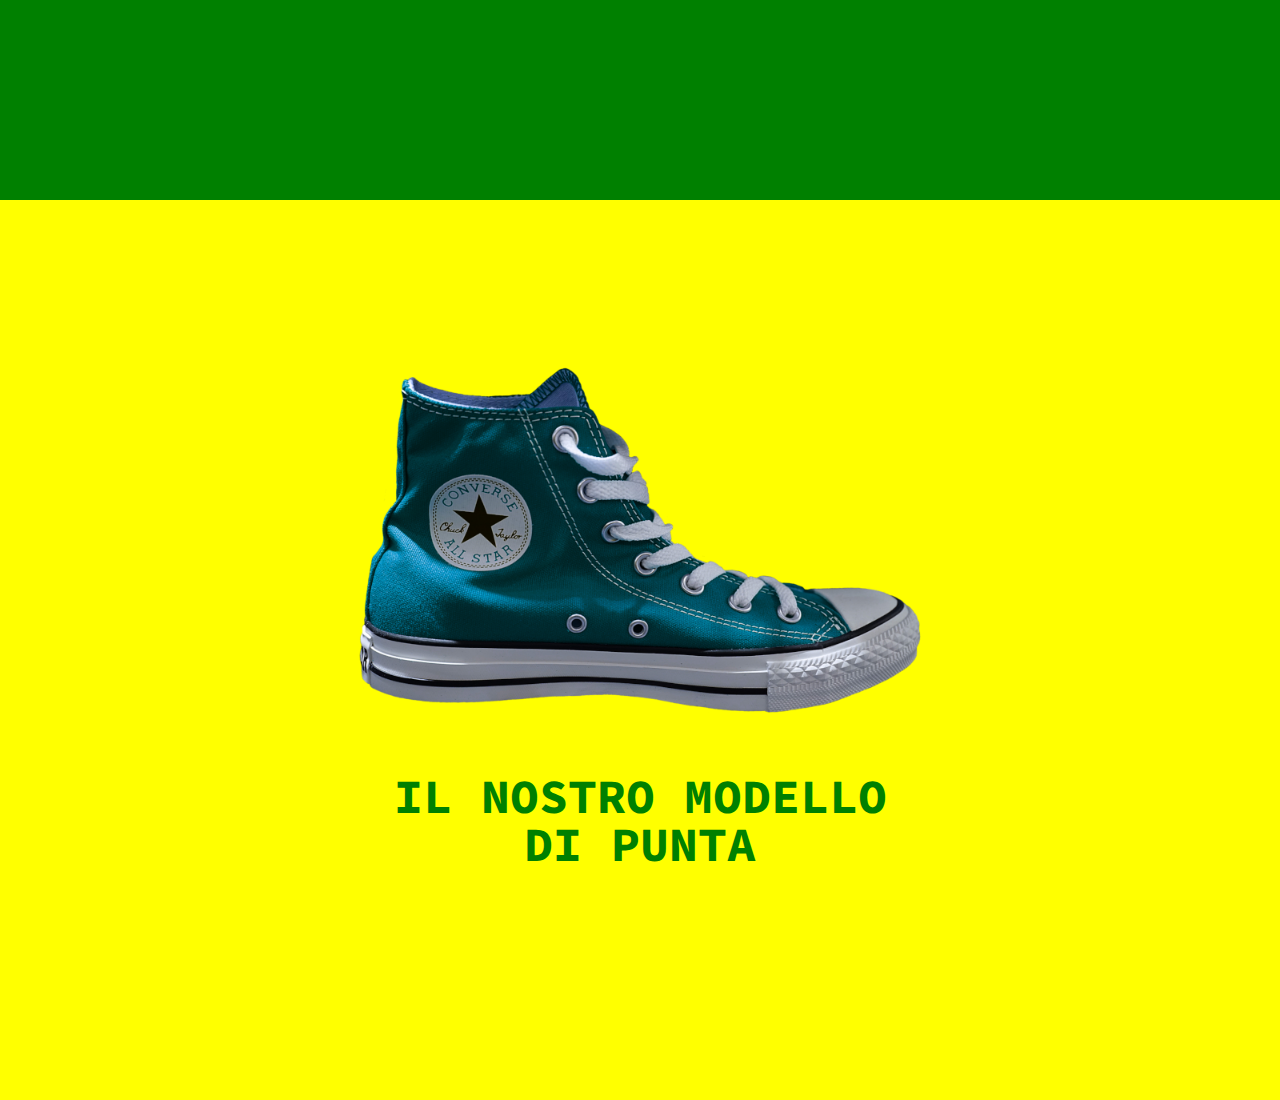
<file: htmlcss-shoes/index.html>
<!DOCTYPE html>
<html lang="en">
  <head>
    <meta charset="UTF-8" />
    <meta http-equiv="X-UA-Compatible" content="IE=edge" />
    <meta name="viewport" content="width=device-width, initial-scale=1.0" />
    <title>HTML CSS Shoes</title>

    <link rel="stylesheet" href="css/style.css" />
  </head>
  <body>
    <header>
      <ul>
        <li><a href="#shoe-1">1</a></li>
        <li><a href="#shoe-2">2</a></li>
        <li><a href="#shoe-3">3</a></li>
      </ul>
    </header>
    <main>
      <section class="yellow-text" id="shoe-1">
        <div>
          <img src="img/01.png" alt="first shoe" />
          <h1>
            Il nostro modello<br />
            di punta
          </h1>
        </div>
      </section>
      <section class="yellow-text" id="shoe-2">
        <div>
          <img src="img/02.png" alt="first shoe" />
          <h1>
            Il nostro modello<br />
            di punta
          </h1>
        </div>
      </section>
      <section id="shoe-3">
        <div>
          <img src="img/03.png" alt="first shoe" />
          <h1>
            Il nostro modello<br />
            di punta
          </h1>
        </div>
      </section>
    </main>
  </body>
</html>
</file>
<file: html-css-12bool/css/style.css>
body {
  color: white;
}

h1 {
  color: black;
}

.row {
  height: 50px;
}

[class*="col-"] {
  border: 1px solid white;
  display: flex;
  justify-content: center;
  align-items: center;
  background-color: #006cfa;
}

[class*="col-"] > .row {
  width: 100%;
  padding: 7px;
}

[class*="col-"] [class*="col-"] {
  border: 1px solid #006cfa;
  background-color: #01e165;
}
</file>
<file: html-css-booleaner/css/style.css>
/* Variables */

:root {
    --light-blue: #4ea0ff;
    --really-light-blue: #b1e5f2;
}

/* Global */

body {
    max-width: 1050px;
}

header {
    position: relative;
    height: 150px;
    background-color: var(--light-blue);
    background-image: url("../img/pattern.png");
}

a {
    color: var(--light-blue);
    text-decoration: none;
    font-weight: bold;
}

a:hover {
    text-decoration: underline;
}

table {
    width: 100%;
    border-spacing: 0;
}

thead {
    background-color:var(--light-blue);
    color: white;
    text-align: left;
}

/* Classes */

.logo {
    position: absolute;
    bottom: 10px;
    left: 10px;
    width: 300px;
}

.grey-text {
    color: grey;
}

.small-text {
    font-size: 0.80rem;
}

.highlight {
    background-color: yellow;
}

.quarter-column {
    width: 25%;
}

.tall-row {
    height: 60px;
}

.really-light-blue-row {
    background-color: var(--really-light-blue);
}

.footer-img {
    height: 210px;
    width: 300px;
    position: relative;
    background-size: cover;
}

.footer-img p {
    position: absolute;
    left: 20px;
    color: white;
    font-size: 1.8rem;
    font-weight: bold;
}

/* ID */

#bg-monitor-img {
    background-image: url('../img/monitor.jpg');
}

#bg-graph-img {
    background-image: url('../img/graph.jpg');
}
</file>
<file: html-css-resp-wannabe/style.css>
.row {
  width: 992px;
  margin-left: auto;
  margin-right: auto;
  margin-top: 100px;
}

/* BLOCCO LEZIONI */
#lezioni .row > .left,
#lezioni .row > .right {
  width: 50%;
  float: left;
}

#lezioni .row img {
  /* per centrare orizzontalmente */
  display: block;
  margin-right: auto;
  margin-left: auto;
}

#lezioni {
  text-align: center;
}

/* BLOCCO STEPS */
#steps .row > .left,
#steps .row > .central,
#steps .row > .right {
  float: left;
  width: 33%;
}

#steps {
  text-align: center;
}

/* BLOCCO PERCHE */
#why {
  text-align: center;
}

#why .row > .first,
#why .row > .second,
#why .row > .third {
  width: 100%;
  margin-top: 80px;
}

#why .row img {
  background-color: #428bca;
  border-radius: 50%;
  padding: 30px;
}

/* COMMON */
.row::after {
  content: "";
  display: table;
  clear: both;
}

.container.grey {
  background-color: #f9f9f9;
}

img {
  height: 200px;
}

.clear {
  clear: both;
}

/* BONUS Tablet */

@media screen and (max-width: 768px) {
  img {
    height: 140px;
  }

  .row {
    width: 100%;
    margin-top: 0rem;
    padding: 1rem 0;
  }

  #steps {
    background-color: #f2f2cd;
  }

  #lezioni .row > .left,
  #lezioni .row > .right {
    width: calc(50% - 2rem);
    margin: 0 1rem;
  }

  #steps .row > .left,
  #steps .row > .central,
  #steps .row > .right,
  #why .row > .first,
  #why .row > .second,
  #why .row > .third {
    width: calc(33% - 2rem);
    margin: 0 1rem;
  }

  #why .row > .first,
  #why .row > .second,
  #why .row > .third {
    float: left;
  }

  #why .row img {
    height: 80px;
  }

  #why hr {
    display: none;
  }
}

/* Mobile */

@media screen and (max-width: 420px) {
  .row {
    width: 100%;
    margin-top: 0rem;
    padding: 1rem 0;
  }

  #why,
  #lezioni {
    background-color: #f2f2cd;
  }

  #steps {
    background-color: white;
  }

  #lezioni .row > .left,
  #lezioni .row > .right {
    width: 100%;
    margin: 0;
  }

  #lezioni .row > .right {
    margin-top: 1rem;
  }

  #steps .row > .left,
  #steps .row > .central,
  #steps .row > .right {
    width: 100%;
    margin: 0;
  }

  #steps .row > .central,
  #steps .row > .right {
    margin-top: 2rem;
  }

  #why .row img {
    height: 80px;
  }

  #why .row > .first,
  #why .row > .second,
  #why .row > .third {
    width: 100%;
    margin: 2rem 0 0 0;
    float: unset;
  }

  #why hr {
    display: block;
  }
}
</file>
<file: htmlcss-dropbox/style/style.css>
/* Import */

@import url("https://fonts.googleapis.com/css2?family=Open+Sans:wght@300;500;700&display=swap");

/* Variables */

:root {
  --light-blue: #b4d0e7;
  --blue: #0061ff;
  --base-border: 1px solid grey;
}

/* Reset */

* {
  box-sizing: border-box;
  margin: 0;
  padding: 0;
}

/* Global */

body {
  font-family: "Open Sans", sans-serif;
  font-weight: 500;
  color: black;
  background-color: white;
}

header {
  position: fixed;
  width: 100%;
  line-height: 80px;
  background-color: white;
  z-index: 1;
}

footer {
  color: white;
  background-color: black;
}

footer hr {
  width: 100px;
}

footer span,
footer i {
  opacity: 0.9;
  margin-right: 7px;
}

main img {
  width: 100%;
}

input[type="radio"] {
  margin-right: 0.5rem;
}

hr {
  color: grey;
  opacity: 0.8;
}

/* Global - Font */

h1 {
  font-size: 4.2rem;
}

#jumbo h1 {
  margin-top: 3rem;
}

h2 {
  font-size: 2.5rem;
}

h3 {
  font-size: 2rem;
}

h1,
h2,
h3 {
  margin-bottom: 2rem;
}

h4 {
  font-size: 1.3rem;
}

footer h4 {
  margin-bottom: 1.5rem;
}

h5 {
  font-size: 1.1rem;
}

h4,
h5 {
  margin-bottom: 1rem;
}

p {
  margin-bottom: 2rem;
}

/* Global - a */

a {
  text-decoration: none;
  color: black;
}

main a {
  color: var(--blue);
  text-decoration: underline;
}

#jumbo a i {
  color: black;
}

/* Global - li */

li {
  list-style-type: none;
}

header nav ul li {
  display: inline-block;
  margin-right: 2rem;
}

header nav ul li:hover {
  cursor: pointer;
}

main ul {
  margin-left: 1.2rem;
}

main ul li {
  font-size: 0.9rem;
  margin-bottom: 1rem;
  text-indent: -9px;
}

footer ul li {
  margin-bottom: 0.8rem;
  opacity: 0.9;
}

footer ul li:hover {
  text-decoration: underline;
  cursor: pointer;
}

/* General - Teams, Logos */

#logos-review > div {
  height: 40vh;
}

#logos-review hr {
  width: 50px;
}

.logos img {
  width: 50%;
  margin: auto; /* Position elements at center */
  top: 0;
  left: 0;
  right: 0;
  bottom: 0;
  filter: brightness(0) invert(1); /* Images to white */
}

.logos div {
  height: 50%;
}

/* Classes - Containers */

.container {
  width: 65%;
  max-width: 1000px;
  min-width: 930px;
  margin: 0 auto;
}

header .container {
  width: 95%;
  max-width: 1800px;
  min-width: 1050px;
}

#jumbo .container,
footer .container {
  width: 80%;
  max-width: 1300px;
}

#jumbo .img-container {
  top: 0;
  right: 0;
}

/* Classes - Display */

.inline-block {
  display: inline-block;
}

.block {
  display: block;
}

/* Classes - Vertical Align */

.vertical-middle {
  vertical-align: middle;
}

.vertical-top {
  vertical-align: top;
}

/* Classes - Float */

.clearfix::after {
  content: "";
  display: table;
  clear: both;
}

.float-left {
  float: left;
}

.float-right {
  float: right;
}

/* Classes - Position */

.relative {
  position: relative;
}

.absolute {
  position: absolute;
}

/* Classes - Margin, Padding % Border */

.mr2 {
  margin-right: 2rem;
}

.mb-5 {
  margin-bottom: 0.5rem;
}

.mb1 {
  margin-bottom: 1rem;
}

.mb2 {
  margin-bottom: 2rem;
}

.mb3 {
  margin-bottom: 3rem;
}

.mb4 {
  margin-bottom: 4rem;
}

.mt2 {
  margin-top: 2rem;
}

.p2 {
  padding: 2rem;
}

.p3 {
  padding: 3rem;
}

.py-5 {
  padding: 0.5rem 0;
}

.py5 {
  padding: 5rem 0;
}

.py8 {
  padding: 8rem 0;
}

.pb3 {
  padding-bottom: 3rem;
}

.border {
  border: var(--base-border);
}

.border-bottom {
  border-bottom: var(--base-border);
}

/* Classes - Height & Width */

.h60 {
  height: 60rem;
}

.w20 {
  width: 20%;
}

.w25 {
  width: 25%;
}

.w33 {
  width: calc(33% - 1rem - 5px);
}

.w35 {
  width: 35%;
}

.w50 {
  width: 50%;
}

.w55 {
  width: 55%;
}

.w65 {
  width: 65%;
}

/* Classes - Buttons */

.btn {
  border: none;
  padding: 0.5rem 0.9rem;
  color: white;
  background-color: var(--blue);
  text-decoration: none;
}

.btn:hover {
  opacity: 0.8;
}

header .btn {
  font-size: 0.8rem;
}

.btn.dark {
  border: 1px solid black;
  color: black;
  background-color: transparent;
}

.btn.big-btn {
  padding: 0.5rem 3rem;
}

/* Classes - Font & Text */

.text-small {
  font-size: 0.8rem;
}

.font-bold {
  font-weight: 700;
}

.text-center {
  text-align: center;
}

.big-line-height {
  line-height: 1.7;
}

.underline {
  text-decoration: underline;
}

/* Classes - Color */

.blue {
  color: var(--blue);
}

.black {
  color: black;
}

.dark-red {
  color: #61082b;
}

/* Classes - Backgrounds */

.bg-grey {
  background-color: #f5f5f5;
}

.bg-light-blue {
  background-color: var(--light-blue);
}

/* Classes - Font Awesome */

.big-icon {
  font-size: 3rem;
}

/* Classes - FAQ Section */

.accord-p {
  visibility: hidden;
  height: 0;
  opacity: 0;
  /* display: none; */
  transition: opacity 0.5s;
}

.accord:hover > .accord-p {
  visibility: visible;
  height: 100%;
  opacity: 1;
  /* display: block; */
  margin-top: 1rem;
}

/* Classes - Dropdown */

.dropdown {
  position: relative;
}

.dropdown-content {
  display: none;
  position: absolute;
  background-color: #f9f9f9;
  padding: 1rem;
  min-width: 150px;
  z-index: 1;
}

.dropdown-content ul li {
  display: block;
  line-height: 1.3;
  margin-right: 0;
  margin-bottom: 1.5rem;
}

.dropdown-content ul li:last-child {
  margin-bottom: 0rem;
}

.dropdown:hover > .dropdown-content,
.dropdown:hover > .border-top {
  display: block;
  border-top: 2px solid var(--blue);
}

/* ID */

#jumbo {
  background-color: var(--light-blue);
  margin-bottom: 6rem;
}

#btn-sell {
  right: 2rem;
  top: 2rem;
}

#logos-review {
  min-width: 1000px;
}

/* ID - Logos */

#designit {
  background-color: #a2d39b;
  border: 8px solid #d0e9cd;
}

#asu {
  background-color: #61082b;
}

#uf {
  background-color: #0093ce;
}

#topps {
  background-color: #ff1c1c;
}

#wbf {
  background-color: #d5001f;
}

#hc {
  background-color: #b4d0e7;
}

#lp {
  background-color: #0d2481;
}

#cco {
  background-color: #ffd830;
}
</file>
<file: htmlcss-hello/style.css>
body {
    height: 100vh;
    display: flex;
    justify-content: center;
    align-items: center;
    gap: 5rem;
}
</file>
<file: htmlcss-playstation/css/style.css>
/* Var */

:root {
  --blue: #0b5ed7;
  --default-transition-duration: 0.5s;
  --default-box-shadow: rgb(38, 57, 77) 0px 20px 30px -10px;
  --default-banner-height: 20rem;
  --default-banner-height-lg: 30rem;
}

/* General */

body {
  font-family: Arial, Helvetica, sans-serif;
}

nav {
  font-family: Helvetica, sans-serif;
}

nav .navbar-nav li a {
  color: black !important;
}

nav .navbar-nav li a:hover {
  color: #0070d1 !important;
}

nav .navbar-nav .btn {
  transition: opacity var(--default-transition-duration);
}

nav .navbar-nav .btn:hover {
  opacity: 0.8;
}

main {
  margin-top: 7rem;
}

footer {
  background-color: #00439c;
}

footer ul li {
  list-style-type: none;
  margin-bottom: 0.5rem;
}

footer ul {
  margin-bottom: 0;
}

footer a {
  color: white;
}

footer a:hover {
  color: white;
}

/* Classes - Icon & Btn */

.my-btn {
  border-radius: 3rem;
}

.my-icon {
  height: 1.5rem;
  transition: opacity var(--default-transition-duration);
}

.my-icon:hover {
  cursor: pointer;
  opacity: 0.8;
}

/* Classes - Chevron */

.my-chevron {
  height: 0.7rem;
  margin-left: 0.2rem;
}

.my-chevron.hover {
  display: none;
}

.nav-link:hover .my-chevron.hover {
  display: inline-block;
}

.nav-link:hover .my-chevron.none {
  display: none;
}

/* Classes - Banner */

.my-banner {
  background-size: cover;
  background-position: top;
  background-repeat: no-repeat;
}

.my-banner img.logo {
  width: 50%;
}

.my-banner img.big-logo {
  height: 15rem;
}

.my-banner .my-btn {
  color: white;
  background-color: #cd3d0f;
}

/* ID */

#jumbo {
  height: 35rem;
  background-image: url("../img/jumbo-bg.png");
}

#banner {
  background-image: url("../img/it-takes-two-hero-banner-desktop.jpg");
}

#header-top {
  background-color: black;
}

#header-top img {
  height: 1rem;
}

#header-bottom {
  background-color: white;
}

#suggested img {
  border-radius: 15px;
  transition: all var(--default-transition-duration);
}

#suggested img:hover {
  outline: 3px solid var(--blue);
  padding: 2px;
  transform: translateY(-8px);
  opacity: 0.8;
  box-shadow: var(--default-box-shadow);
}

#playstation5 span {
  color: var(--blue);
  text-transform: uppercase;
  font-weight: bold;
}

#accessories div {
  opacity: 0.6;
  transition: opacity var(--default-transition-duration);
}

#accessories div:hover {
  border-bottom: 2px solid var(--blue);
  opacity: 1;
}

#accessories img {
  width: 60%;
}

#new-releases {
  background-color: #1f1f1f;
}

#new-releases img:hover {
  transition: all var(--default-transition-duration);
}

#new-releases img:hover {
  transform: scale(1.02);
}

#ps-store img {
  transition: all var(--default-transition-duration);
}

#ps-store img:hover {
  transform: scale(1.02);
  box-shadow: var(--default-box-shadow);
}

#ps-plus {
  background-color: #bebcbb;
}

#ps-plus .btn {
  color: var(--blue);
  background-color: #d9dadc;
}

#ps-now {
  background-color: #161c3b;
}

#ps-now .btn {
  color: black;
  background-color: white;
}

#ps-plus,
#ps-now {
  height: var(--default-banner-height);
}

#ps-plus img,
#ps-now img {
  height: var(--default-banner-height);
  right: 0;
}

#ps-plus .my-h,
#ps-now .my-h {
  height: var(--default-banner-height);
}

#ps-plus .btn,
#ps-now .btn {
  width: 15rem;
}

#ps-plus img.logo,
#ps-now img.logo {
  height: unset;
  width: 20rem;
}

#social-media img {
  transition: all var(--default-transition-duration);
}

#social-media img:hover {
  transform: scale(1.02);
  box-shadow: var(--default-box-shadow);
}

#bottom-footer img {
  height: 50px;
}

/* LG Breakpoint */

@media (min-width: 992px) {
  #ps-plus,
  #ps-now {
    height: var(--default-banner-height-lg);
  }

  #ps-plus img,
  #ps-now img {
    height: var(--default-banner-height-lg);
    right: 0;
  }

  #ps-plus .my-h,
  #ps-now .my-h {
    height: var(--default-banner-height-lg);
  }
}
</file>
<file: html-css-12bool/css/12bool.css>
/* Reset */

* {
  box-sizing: border-box;
  margin: 0;
  padding: 0;
}

/* Container & Row */

.container {
  max-width: 1100px;
  margin: 0 auto;
}

.row {
  display: flex;
  flex-direction: row;
  flex-wrap: wrap;
}

/* Col */

[class*="col-"] {
  flex: 0 0 auto;
}

.col {
  flex-grow: 1;
  flex-basis: 0;
  max-width: 100%;
}

.col-xs-1 {
  flex-basis: calc((100% / 12) * 1);
  max-width: calc((100% / 12) * 1);
}

.col-xs-2 {
  flex-basis: calc((100% / 12) * 2);
  max-width: calc((100% / 12) * 2);
}

.col-xs-3 {
  flex-basis: calc((100% / 12) * 3);
  max-width: calc((100% / 12) * 3);
}

.col-xs-4 {
  flex-basis: calc((100% / 12) * 4);
  max-width: calc((100% / 12) * 4);
}

.col-xs-5 {
  flex-basis: calc((100% / 12) * 5);
  max-width: calc((100% / 12) * 5);
}

.col-xs-6 {
  flex-basis: calc((100% / 12) * 6);
  max-width: calc((100% / 12) * 6);
}

.col-xs-7 {
  flex-basis: calc((100% / 12) * 7);
  max-width: calc((100% / 12) * 7);
}

.col-xs-8 {
  flex-basis: calc((100% / 12) * 8);
  max-width: calc((100% / 12) * 8);
}

.col-xs-9 {
  flex-basis: calc((100% / 12) * 9);
  max-width: calc((100% / 12) * 9);
}

.col-xs-10 {
  flex-basis: calc((100% / 12) * 10);
  max-width: calc((100% / 12) * 10);
}

.col-xs-11 {
  flex-basis: calc((100% / 12) * 11);
  max-width: calc((100% / 12) * 11);
}

.col-xs-12 {
  flex-basis: calc((100% / 12) * 12);
  max-width: calc((100% / 12) * 12);
}

/* Offset */

.col-offset-xs-1 {
  margin-left: calc((100% / 12) * 1);
}

.col-offset-xs-2 {
  margin-left: calc((100% / 12) * 2);
}

.col-offset-xs-3 {
  margin-left: calc((100% / 12) * 3);
}

.col-offset-xs-4 {
  margin-left: calc((100% / 12) * 4);
}

.col-offset-xs-5 {
  margin-left: calc((100% / 12) * 5);
}

.col-offset-xs-6 {
  margin-left: calc((100% / 12) * 6);
}

.col-offset-xs-7 {
  margin-left: calc((100% / 12) * 7);
}

.col-offset-xs-8 {
  margin-left: calc((100% / 12) * 8);
}

.col-offset-xs-9 {
  margin-left: calc((100% / 12) * 9);
}

.col-offset-xs-10 {
  margin-left: calc((100% / 12) * 10);
}

.col-offset-xs-11 {
  margin-left: calc((100% / 12) * 11);
}

.col-offset-xs-12 {
  margin-left: calc((100% / 12) * 12);
}
</file>
<file: html-css-boolando/css/style.css>
/* Reset */

*,
*::after,
*::before {
    box-sizing: border-box;
    margin: 0;
    padding: 0;
}

/* Global */

body {
    font-family: sans-serif;
}

h2 {
    font-size: 16px;
}

img {
    width: 100%;
}

p, span {
    font-size: 14px;
}

/* Classes */

.container {
    max-width: 950px;
    margin: 30px auto;
    text-align: center;
}

.row {
    margin-bottom: 60px;
}

.product {
    display: inline-block;
}

.mr-10 {
    margin-right: 10px;
}

.img-container {
    margin-bottom: 10px;
    width: 300px;
    position: relative;
    color: white;
    font-weight: bold;
}

.img-container .second-img {
    display: none;
}

.img-container:hover .first-img {
    display: none;
}

.img-container:hover .second-img {
    display: inline-block;
}

.p-f {
    padding: 4px 5px;
    font-size: 13px;
}

.absolute {
    position: absolute;
}

.b-30 {
    bottom: 30px;
}

.discount {
    background-color: #eb002c;
}

.sustainability {
    left: 45px;
    background-color: #008354;
}

.l0 {
    left: 0;
}

.heart-container {
    top: 20px;
    right: 0;
    width: 40px;
    height: 40px;
    padding: 5px;
    text-align: center;
    background-color: white;
    box-shadow: -3px -3px 5px #dadada;
}

.heart {
    color: black;
    font-size: 25px;
}

.bold {
    font-weight: bold;
}

.product-info {
    text-align: left;
}

.brand {
    text-transform: capitalize;
}

.name-product {
    text-transform: uppercase;
}

.price {
    color: red;
}

.price-stroke {
    color:darkslategrey;
    text-decoration: line-through;
}
</file>
<file: html-css-spotifyweb/css/style.css>
/* Import  */

@import url("https://fonts.googleapis.com/css2?family=Montserrat:wght@300;400;500;600;700&display=swap");

/* Variables */

:root {
  --green: #c0ff31;
  --grey: #a3a3a3;
}

/* Reset */

* {
  box-sizing: border-box;
  margin: 0;
  padding: 0;
}

/* Global */

html {
  font-size: 14px;
}

body {
  font-family: "Montserrat", sans-serif;
  color: var(--grey);
}

h1,
h3,
i {
  color: white;
}

h1 {
  margin-bottom: 0.5rem;
  transition: 0.5s;
}

h3 {
  font-weight: 700;
  text-transform: uppercase;
  margin-bottom: 1rem;
  color: white;
}

a {
  color: white;
  text-decoration: none;
}

main {
  height: calc(100vh - 80px);
  display: flex;
  overflow: hidden;
}

li {
  list-style-type: none;
}

/* General - Main Nav */

main nav {
  min-width: 200px;
  padding-top: 1rem;
  background-color: black;
  z-index: 2;
}

main nav ul li {
  margin-bottom: 0.5rem;
  padding: 0.3rem 0;
  transition: 0.5s;
}

main nav ul li:hover {
  color: white;
  cursor: pointer;
}

main nav ul li:hover img {
  opacity: 1;
}

main nav ul li img {
  height: 23px;
  margin: 0 0.4rem 0 1rem;
  opacity: 0.8;
}

main nav hr {
  margin: 0.8rem 0 1rem 0;
}

main nav span {
  transition: 0.5s;
}

main nav span:hover {
  color: white;
  cursor: pointer;
}

main nav #create-playlist {
  transition: 0.5s;
}

main nav span:hover #create-playlist {
  background-color: white;
  cursor: pointer;
}

/* General - Content */

#content > div > div {
  margin-bottom: 4rem;
}

/* General - Footer */

footer {
  position: absolute;
  bottom: 0;
  width: 100%;
  height: 80px;
  padding: 0 1rem;
  background-color: #282828;
  z-index: 3;
}

footer i {
  margin-right: 1rem;
}

/* Classes */

.container {
  padding: 0 2rem;
}

.only-xs {
  display: none;
}

/* Classes - Flex */

.flex {
  display: flex;
}

.flex-col {
  flex-direction: column;
}

.justify-center {
  justify-content: center;
}

.justify-bet {
  justify-content: space-between;
}

.align-center {
  align-items: center;
}

/* Classes - Main Nav */

main nav .container {
  margin-bottom: 2rem;
  padding: 0 1rem;
}

main nav .logo {
  height: 45px;
}

main nav .logo-small {
  height: 25px;
}

main nav .no-padding {
  padding: 0;
}

main nav .overflow {
  max-height: 30vh;
  overflow-y: auto;
}

main nav ul .active {
  border-left: 2px solid var(--green);
  font-weight: 600;
}

main nav div.bottom-nav img {
  margin: 0 0.4rem 0 0rem;
}

main nav div.bottom-nav span.profile-text {
  font-weight: 700;
  color: white;
}

/* Classes - Content Nav */

.content-nav {
  margin: 8.5rem 0 4rem 0;
}

.content-nav ul {
  flex-wrap: wrap;
  gap: 1.5rem;
  text-transform: uppercase;
}

.content-nav ul li {
  transition: 0.5s;
}

.content-nav ul li:hover {
  font-weight: 600;
  color: white;
  cursor: pointer;
}

.content-nav ul li.active::after {
  content: "";
  width: 30px;
  padding-top: 4px;
  border-bottom: 2px solid var(--green);
}

/* Classes - Content Elements */

.section-title {
  margin-bottom: 2rem;
}

.elements-container {
  justify-content: flex-start;
  gap: 1.5rem;
}

.element {
  width: calc((100% / 7) + 10px);
  display: flex;
  flex-direction: column;
  text-align: center;
  transition: 0.5s;
}

.element img {
  width: 100%;
}

.element .img-container {
  margin-bottom: 1rem;
  position: relative;
}

.element .img-overlay {
  visibility: hidden;
  position: absolute;
  top: 0;
  right: 0;
  bottom: 0;
  left: 0;
  display: flex;
  justify-content: center;
  align-items: center;
  transition: 0.5s;
}

.img-container:hover {
  cursor: pointer;
}

.img-container:hover .img-overlay {
  visibility: visible;
  background-color: rgba(0, 0, 0, 0.3);
}

.img-container:hover .img-overlay {
  font-size: 4rem;
}

.element .title {
  margin-bottom: 0.5rem;
  font-size: 1.1rem;
  font-weight: 700;
  color: white;
}

.pop-artists img {
  border-radius: 50%;
}

/* Classes - Footer */

footer .progress-bar {
  height: 5px;
  width: 80%;
  border-radius: 3px;
  background-color: var(--grey);
}

footer .progress-bar .inner {
  height: 5px;
  width: 20%;
  border-radius: 3px;
  background-color: lightgray;
  position: relative;
}

footer .progress-bar:hover {
  cursor: pointer;
}

footer .progress-bar:hover .inner {
  background-color: var(--green);
}

.inner-dot {
  display: none;
}

footer .progress-bar:hover .inner-dot {
  display: block;
  position: absolute;
  top: -2px;
  right: 0;
  height: 10px;
  width: 10px;
  border-radius: 50%;
  background-color: white;
  box-shadow: 1px 1px 1px rgba(0, 0, 0, 0.5);
}

.footer-left .icons i,
.footer-right .icons i {
  color: var(--grey);
}

.footer-left .icons i:hover,
.footer-right .icons i:hover {
  color: white;
  cursor: pointer;
}

/* Classes - Footer Left */

.footer-left {
  gap: 1rem;
}

.footer-left div:nth-child(3) {
  margin-left: 1.3rem;
}

.footer-left img.play {
  height: 40px;
}

.footer-left .title {
  font-weight: 700;
  color: white;
}

.footer-left .author {
  font-size: 0.8rem;
  color: var(--grey);
}

.footer-left .author:hover {
  text-decoration: underline;
  color: white;
  cursor: pointer;
}

/* Classes - Footer Middle */

.footer-middle {
  flex-basis: 500px;
}

.footer-middle > div:first-child {
  margin-bottom: 0.8rem;
}

.footer-middle i {
  font-size: 1.5rem;
}

.footer-middle i.big {
  font-size: 1.7rem;
  transition: 0.5s;
}

.footer-middle i.big:hover {
  transform: scale(1.1);
  cursor: pointer;
}

.footer-middle .progress-bar-container {
  width: 100%;
  gap: 1rem;
}

/* Classes - Footer Right */

.footer-right .progress-bar-container {
  width: 130px;
}

.footer-right .progress-bar {
  width: 100%;
}

/* ID */

#content {
  width: 100%;
  background-color: #141922;
  overflow: auto;
}

/* ID - Main Nav */

main nav #create-playlist {
  margin: 0 0.5rem 0.7rem 0;
  border: none;
  width: 30px;
  height: 30px;
  font-size: 1.2rem;
  color: black;
  background-color: var(--grey);
}

main nav img#download-icon {
  width: 15px;
  height: 15px;
}

main nav img#profile-icon {
  width: 25px;
  height: 25px;
  margin-right: 0.5rem;
  border-radius: 50%;
  background-color: var(--grey);
}

/* ID - Content Upgrade */

#upgrade {
  position: fixed;
  top: 0;
  right: 0;
  width: 100%;
  height: 80px;
  padding-right: 1rem;
  justify-content: flex-end;
  background-color: rgba(0, 0, 0, 0.8);
  z-index: 1;
}

#upgrade-btn {
  padding: 0.7rem 2rem;
  border: 1px solid white;
  border-radius: 30px;
  font-weight: 700;
  text-transform: uppercase;
  transition: 0.5s;
}

#upgrade-btn:hover {
  transform: scale(1.1);
}

/* Breakpoint MB */

@media screen and (max-width: 991px) {
  h1 {
    font-size: 1.8rem;
  }

  .elements-container {
    flex-wrap: wrap;
    gap: 1rem;
  }

  .element {
    width: calc((90% / 4) + 2px);
  }

  .footer-middle {
    margin: 0 1rem;
    min-width: 195px;
  }
}

/* Breakpoint S */

@media screen and (max-width: 767px) {
  .element {
    width: calc((100% / 2) - 8px);
  }

  footer i {
    margin-right: 0.5rem;
  }

  .footer-middle .progress-bar-container {
    max-width: 340px;
  }

  .footer-left div:nth-child(3) {
    margin-left: 0;
  }

  .footer-right .progress-bar-container {
    width: 60px;
  }
}

/* Breakpoint XS */

@media screen and (max-width: 576px) {
  main nav .container {
    padding: 0 1rem;
    margin-bottom: 0;
  }

  main nav {
    min-width: unset;
    align-items: center;
  }

  main nav .logo-small {
    margin-bottom: 1rem;
  }

  main nav .no-padding {
    padding: 0 1rem;
  }

  main nav .bottom-nav {
    display: flex;
    flex-direction: column;
    align-items: center;
  }

  main nav ul li img {
    margin: 0;
  }

  main nav img#profile-icon {
    margin-right: unset;
  }

  main nav div.bottom-nav img {
    margin-bottom: 1em;
    margin-right: 0;
  }

  .xs-none {
    display: none;
  }

  .only-xs {
    display: block;
  }

  main nav ul .active {
    border-left: none;
  }
}
</file>
<file: html-css-toboolist/css/style.css>
/* Variables */

:root {
    --light-grey: #f6f8f9;
    --light-blue: #47adf1;
}

/* Reset */

*,
*::after,
*::before {
    box-sizing: border-box;
    margin: 0;
    padding: 0;
    font-family: Roboto, sans-serif; /* Add Roboto Font to every element */
}

/* Global */

body {
    background-color: var(--light-grey);
}

main {
    width: 70%;
    margin: 40px auto;
}

section {
    border-radius: 10px;
}

button {
    padding: 7px 10px;
    border-radius: 4px;
}

h2 {
    margin-top: 30px;
}

li {
    list-style-type: none;
    margin-top: 10px;
}

/* Classi */

.logo-header {
    padding: 15px;
}

.bg-white {
    background-color: white;
}

.logo {
    vertical-align: middle;
    height: 50px;

}

.logo-text {
    display: inline-block;
    vertical-align: middle;
}

.container {
    padding: 0 50px;
}

.section-header {
    padding-top: 15px;
    padding-bottom: 10px;
    border-bottom: 2px solid var(--light-grey);
}

.arrow-down::before {
    content: "⯆";
    font-size: 0.9rem;
    vertical-align: 4px;
}

.symbol,
.category {
    display: inline-block;
    text-align: center;
}

.symbol {
    width: 20px;
    height: 20px;
    font-size: 0.8rem;
    border-radius: 50%;
}

.check {
    color: green;
    border: 1px solid green;
}

.cross {
    color: red;
    border: 1px solid red;
}

.arrow-down::before,
.symbol {
    margin-right: 7px;
}

.category {
    margin-left: 7px;
    padding: 7px;
    width: 70px;
    height: 28px;
    border-radius: 12px;
    font-size: 0.7rem;
    color: white;
}

.bg-blue {
    background-color: var(--light-blue);
}

.bg-purple {
    background-color: #9c72e4;
}

.bg-green {
    background-color: #64c0a9;
}

.bg-yellow {
    background-color: #f29e33;
}

.bg-pink {
    background-color: #d863a1;
}

.bg-lightgreen {
    background-color: #b0c926;
}

.pb-40 {
    padding-bottom: 40px;
}

/* ID */

#add-task {
    border: 1px solid var(--light-blue);
    color: white;
}

#add-section {
    background-color: white;
    border: 1px solid gray;
    color: gray;
}
</file>
<file: html-css-zoom/css/style.css>
/* Reset */

* {
  box-sizing: border-box;
  margin: 0;
  padding: 0;
}

/* Global */

body {
  font-size: 14px;
  font-family: sans-serif;
  color: white;
  background-color: black;
}

header {
  height: 5vh;
  margin-right: 0.5rem;
  justify-content: flex-end;
  align-items: center;
}

main {
  height: 85vh;
  flex-wrap: wrap;
  gap: 0.5rem;
  overflow: auto;
}

footer {
  height: 10vh;
  padding-left: 2rem;
  justify-content: space-between;
  flex-shrink: 0;
  text-align: center;
  background-color: #222222;
}

a {
  color: white;
  text-decoration: none;
}

header a:first-child {
  margin-right: 0.5rem;
}

/* Global - i */

i {
  color: white;
}

i.small {
  font-size: 0.6rem;
}

i.big {
  font-size: 1.7rem;
}

i.green {
  color: #4bc800;
}

/* Classes */

.screen {
  height: 130px;
  width: 220px;
  position: relative;
  background-image: url("https://picsum.photos/seed/picsum/300/200");
}

.screen div {
  padding: 0.3rem;
  position: absolute;
  left: 0;
  bottom: 0;
  background-color: rgba(0, 0, 0, 0.3);
}

.nav-section {
  gap: 1rem;
}

.nav-element {
  gap: 5px;
}

/* Classes Flex */

.flex {
  display: flex;
}

.flex-col {
  flex-direction: column;
}

.flex-center {
  justify-content: center;
  align-items: center;
}

/* Classes Buttons */

.btn {
  padding: 0.3rem;
  border-radius: 5px;
  background-color: #4a4a4a;
}

.end-container {
  padding: 2rem 1rem;
  border-radius: unset;
}

.end-container a {
  color: red;
}
</file>
<file: htmlcss-discord/style/style.css>
/* Reset */

* {
  box-sizing: border-box;
  margin: 0;
  padding: 0;
}

/* Global */

body {
  font-family: "Whitney", sans-serif;
  min-width: 850px;
  color: #23272a;
}

h1,
h2,
h3 {
  margin-bottom: 2rem;
  font-weight: bold;
}

h1,
h2 {
  font-size: 3rem;
}

h3 {
  font-size: 1.8rem;
  font-weight: bold;
}

p {
  line-height: 1.5;
}

li {
  list-style-type: none;
}

i {
  margin-right: 0.5rem;
}

a {
  color: white;
  text-decoration: none;
}

header {
  height: 650px;
  position: relative;
  background-image: url("../img/jumbo.png");
  background-size: cover;
  padding: 1.3rem 0;
}

header ul li {
  display: inline-block;
  margin-right: 1.5rem;
  padding-top: 0.5rem;
}

main section img {
  width: 100%;
}

footer {
  background-color: #23272a;
}

footer nav {
  display: inline-block;
  vertical-align: top;
}

footer nav ul li {
  margin-bottom: 1rem;
}

footer nav ul li a.lavander,
footer h3 {
  font-weight: bold;
  color: #8ea1e1;
}

button {
  display: inline-block;
  background-color: white;
  border: none;
  padding: 0.7rem 1rem;
  border-radius: 2rem;
  font-size: 0.7rem;
  font-weight: bold;
  box-shadow: 1px 1px 5px #23272a;
}

/* Classes */

.container {
  width: 70%;
  max-width: 1000px;
  min-width: 800px;
  margin: 0 auto;
}

.clearfix::after {
  content: "";
  display: table;
  clear: both;
}

.inline-block {
  display: inline-block;
}

.float-left {
  float: left;
}

.float-right {
  float: right;
}

.mb1 {
  margin-bottom: 1rem;
}

.mb2 {
  margin-bottom: 2rem;
}

.mr1-5 {
  margin-right: 1.5rem;
}

.p5 {
  padding: 5rem 0;
}

.p8 {
  padding: 8rem 0;
}

.btn-black {
  background-color: #23272a;
}

.btn-lavander {
  background-color: #8ea1e1;
  box-shadow: none;
}

.btn-big {
  padding: 0.9rem 1.2rem;
  font-size: 0.9rem;
}

.inner-section-big {
  width: 60%;
}

.inner-section-small {
  width: 35%;
}

.bg-grey {
  background-color: #f6f6f6;
}

.text-white {
  color: white;
}

.text-center {
  text-align: center;
}

.inner-footer-big {
  width: 70%;
}

.inner-footer-big .w25 {
  width: 24%;
}

.inner-footer-small {
  width: 30%;
}

.footer-border-bottom {
  border-bottom: 1px solid grey;
  padding-bottom: 2rem;
}

.arrow-down::after {
  content: "˅";
  margin-left: 0.3rem;
}

.social a {
  margin-right: 0.8rem;
}

.width-auto {
  width: auto;
}

/* ID */

#jumbo {
  position: absolute;
  top: 50%;
  left: 50%;
  transform: translate(-50%, -50%);
  width: 90%;
  max-width: 600px;
}

#ita-flag {
  width: 20px;
  margin-right: 0.2rem;
}
</file>
<file: htmlcss-shoes/css/style.css>
/* Import */

@import url("https://fonts.googleapis.com/css2?family=Source+Code+Pro:wght@900&display=swap");

/* Reset */

* {
  padding: 0;
  margin: 0;
  box-sizing: border-box;
}

/* Global */

h1,
a {
  font-family: "Source Code Pro", sans-serif;
}

h1 {
  font-size: 3rem;
  text-transform: uppercase;
  line-height: 1;
}

img {
  width: 100%;
}

header {
  position: fixed;
  right: 1rem;
  top: 2rem;
  z-index: 1;
}

header ul li {
  margin-right: 1.5rem;
  display: inline-block;
}

header ul li a {
  width: 50px;
  height: 50px;
  padding: 5px;
  display: block;
  font-size: 2rem;
  font-weight: bold;
  text-decoration: none;
  border-radius: 50%;
  text-align: center;
  color: black;
  background-color: white;
  box-shadow: 0px 1px 8px rgba(0, 0, 0, 0.5);
}

section {
  height: 100vh;
  position: relative;
  text-align: center;
}

section div {
  position: absolute;
  top: 45%;
  left: 50%;
  transform: translate(-50%, -50%);
}

/* Classes */

.yellow-text {
  color: #ffff00;
}

/* ID */

#shoe-1 {
  background-color: #ff0000;
}

#shoe-2 {
  background-color: #008000;
}

#shoe-3 {
  background-color: #ffff00;
  color: #008000;
}
</file>
